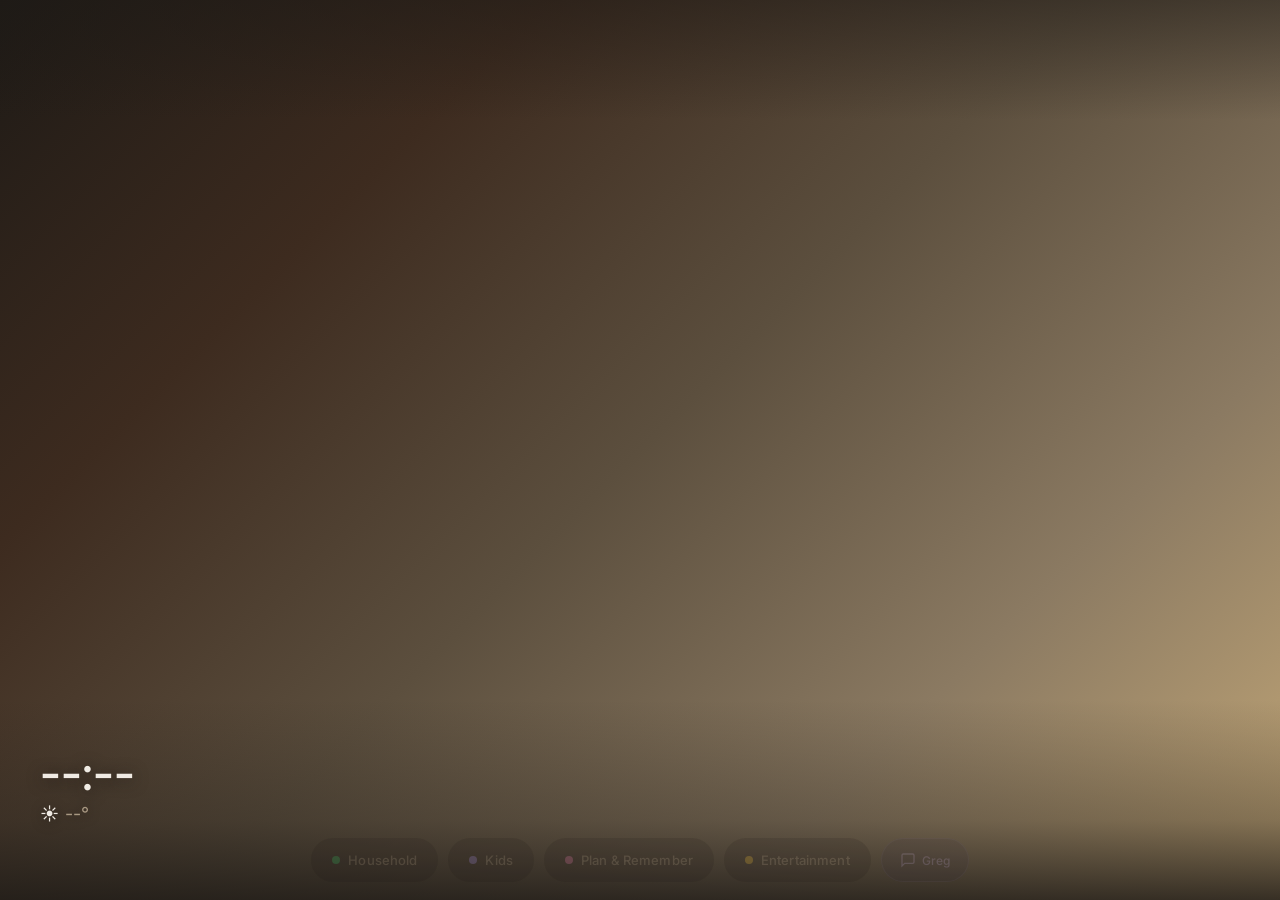
<file: index.html>
<!DOCTYPE html>
<html lang="en" style="background:#1E1A16">
<head>
<meta charset="UTF-8">
<meta name="viewport" content="width=1280, height=800">
<title>Skylight — Greg's Family Wall</title>
<style>html,body{background:#1E1A16;margin:0;padding:0}.interleave-card{opacity:0 !important;pointer-events:none}.interleave-card.active{opacity:1 !important;pointer-events:auto}</style>
<link rel="preconnect" href="https://fonts.googleapis.com">
<link rel="preconnect" href="https://fonts.gstatic.com" crossorigin>
<link href="https://fonts.googleapis.com/css2?family=Inter:wght@400;500&family=Newsreader:ital,opsz,wght@0,16..72,400;0,16..72,500;1,16..72,400&display=swap" rel="stylesheet">
<style>
:root{--bg:#1E1A16;--bg2:#28231D;--bg3:#3A332B;--bg-el:#332C24;--border:#4D4438;--border2:#3A332B;--tx:#F0EBE4;--tx2:#A89882;--tx3:#7A6E5D;--tx-m:#4D4438;--greg:#B09AD4;--greg-bg:#2A2340;--david:#60A5FA;--angela:#FBBF24;--mom:#F472B6;--lilly:#A78BFA;--son:#22C55E;--card:rgba(30,26,22,0.92);--card-b:rgba(77,68,56,0.5);--fg:'Newsreader',Georgia,serif;--fu:'Inter',system-ui,sans-serif}
*{margin:0;padding:0;box-sizing:border-box}
body{font-family:var(--fu);font-weight:400;background:var(--bg);color:var(--tx);width:100vw;height:100vh;overflow:hidden;user-select:none;-webkit-user-select:none}

/* ═══ Photo layer ═══ */
.photo-layer{position:absolute;inset:0;z-index:1}
.photo-slide{position:absolute;inset:0;opacity:0;transition:opacity 2.5s ease-in-out;background-size:cover;background-position:center}
.photo-slide.active{opacity:1}
.photo-slide video{position:absolute;inset:0;width:100%;height:100%;object-fit:cover}
.photo-slide video{position:absolute;inset:0;width:100%;height:100%;object-fit:cover}
.photo-slide.gradient{background-size:cover}
.photo-gradient{position:absolute;bottom:0;left:0;right:0;height:200px;background:linear-gradient(to top,rgba(30,26,22,0.85) 0%,rgba(30,26,22,0.35) 40%,transparent 100%);z-index:2;pointer-events:none}
.photo-gradient-top{position:absolute;top:0;left:0;right:0;height:120px;background:linear-gradient(to bottom,rgba(30,26,22,0.5) 0%,transparent 100%);z-index:2;pointer-events:none}

/* ═══ Persistent overlay → CORNER CLUSTER (WG-17 resting state redesign) ═══ */
/* Ambient zone: time visible from across the room. Info stacked in one corner,
   not spread as a horizontal dashboard strip. Photo owns the screen. */
.persistent-overlay{position:absolute;bottom:76px;left:40px;z-index:10;pointer-events:none}
.glance-time{font-family:var(--fu);font-weight:500;font-size:48px;line-height:1;color:var(--tx);text-shadow:0 2px 16px rgba(30,26,22,0.8)}
.glance-date{font-family:var(--fu);font-weight:400;font-size:14px;color:var(--tx2);margin-top:4px;text-shadow:0 2px 8px rgba(30,26,22,0.6)}
.glance-weather{display:flex;align-items:center;gap:6px;text-shadow:0 2px 12px rgba(30,26,22,0.7);margin-top:6px}
.glance-weather-icon{font-size:18px}
.glance-weather-temp{font-family:var(--fu);font-weight:400;font-size:18px;color:var(--tx2)}
/* Advice / countdown — the ONE ambient voice, centered and higher */
.glance-advice{font-family:var(--fg);font-weight:400;font-size:22px;color:var(--tx);text-shadow:0 2px 16px rgba(30,26,22,0.8),0 0 40px rgba(30,26,22,0.5);position:absolute;bottom:42%;left:0;right:0;text-align:center;padding:0 80px;z-index:10;pointer-events:none;opacity:0;transition:opacity 0.8s;line-height:1.4}
/* Event and tonight folded into the advice cycle — hide standalone elements */
.glance-event{display:none}
.glance-tonight{display:none}

/* ═══ Interleave cards → FULL SCREEN overlays ═══ */
.card-layer{position:fixed;inset:0;z-index:8;pointer-events:none}
.interleave-card{position:fixed;inset:0;width:100vw;height:100vh;background:var(--bg);opacity:0;transform:translateY(12px);transition:opacity 0.25s ease,transform 0.25s ease;overflow-y:auto;pointer-events:none;padding:32px 48px 80px;z-index:30}
.interleave-card.active{opacity:1;transform:none;pointer-events:auto}
.card-back{display:flex;align-items:center;gap:8px;cursor:pointer;color:var(--tx2);font-family:var(--fu);font-size:14px;margin-bottom:16px;padding:4px 0;width:fit-content;transition:color 0.15s}
.card-back:active{color:var(--tx)}
.card-back svg{width:20px;height:20px;stroke:currentColor;fill:none;stroke-width:2;stroke-linecap:round;stroke-linejoin:round}
/* Hides the glance strip and nav when a card is open */
body.card-open .persistent-overlay,body.card-open .nav-bar,body.card-open .glance-advice{opacity:0;pointer-events:none;transition:opacity .2s ease}
.interleave-card::-webkit-scrollbar{display:none}
.card-label{font-family:var(--fu);font-size:11px;font-weight:500;color:var(--tx3);letter-spacing:0.05em;margin-bottom:12px}
.card-title{font-family:var(--fg);font-size:20px;font-weight:400;color:var(--tx);margin-bottom:16px}

.nav-month-btn{width:36px;height:36px;border-radius:8px;display:flex;align-items:center;justify-content:center;cursor:pointer;color:var(--tx2);font-size:16px;background:var(--bg2);border:1px solid var(--border2)}
.nav-month-btn:active{background:var(--bg3)}
.cal-full-day{padding:10px 4px;border-radius:8px;cursor:pointer;color:var(--tx3);font-family:var(--fu);line-height:1.6}
.cal-full-day:active{background:var(--bg3)}
.cal-full-day.today{background:var(--greg-bg);color:var(--greg);font-weight:500}
.cal-full-day.has-event{color:var(--tx)}
.cal-full-day.has-event::after{content:'';display:block;width:6px;height:6px;border-radius:50%;background:var(--greg);margin:2px auto 0}
.cal-full-day.selected{background:var(--bg3);border:1px solid var(--border)}

.list-pick{padding:6px 14px;border-radius:100px;font-size:12px;font-family:var(--fu);color:var(--tx3);border:1px solid var(--border2);cursor:pointer;transition:all 0.2s}
.list-pick.active{background:var(--greg-bg);color:var(--greg);border-color:var(--greg)}

/* ═══ Calendar grid ═══ */
.cal-day{padding:4px 0;border-radius:6px;color:var(--tx3);font-family:var(--fu);line-height:1.8}
.cal-day.today{background:var(--greg-bg);color:var(--greg);font-weight:500}
.cal-day.has-event{color:var(--tx)}
.cal-day.has-event::after{content:'';display:block;width:4px;height:4px;border-radius:50%;background:var(--greg);margin:0 auto}
.cal-day.has-birthday::after{background:#D4A84B !important}
.cal-day.has-holiday::after{background:#7B8EC4 !important}
.cal-day.has-work::after{background:#6B8E7B !important}
.cal-dow{font-size:10px;color:var(--tx-m);font-weight:500;padding:2px 0;letter-spacing:0.05em}
.cal-other{color:var(--tx-m);opacity:0.4}

.cal-type-birthday .cal-dot{background:#D4A84B !important}
.cal-type-work .cal-dot{background:#6B8E7B !important}
.cal-type-holiday .cal-dot{background:#7B8EC4 !important}
.cal-type-general .cal-dot{background:var(--greg) !important}
.cal-type-birthday .cal-name{color:#D4A84B}

/* ═══ Calendar card ═══ */
.cal-event{display:flex;gap:12px;padding:10px 0;border-bottom:1px solid var(--border2)}
.cal-event:last-child{border-bottom:none}
.cal-dot{width:4px;border-radius:2px;flex-shrink:0;margin-top:4px}
.cal-time{font-size:12px;color:var(--tx3);white-space:nowrap;min-width:52px}
.cal-name{font-size:14px;color:var(--tx);line-height:1.3}
.cal-where{font-size:12px;color:var(--tx3);margin-top:2px}

/* ═══ Weather card ═══ */
.weather-detail-grid{display:flex;gap:16px;margin-top:4px}
.weather-day{flex:1;text-align:center;padding:12px 0}
.weather-day-name{font-size:12px;color:var(--tx3);margin-bottom:6px}
.weather-day-temp{font-size:24px;color:var(--tx);margin-bottom:4px}
.weather-day-desc{font-size:12px;color:var(--tx2);margin-bottom:4px}
.weather-day-range{font-size:11px;color:var(--tx3)}

/* ═══ Greg suggestion card ═══ */
.greg-voice{font-family:var(--fg);font-style:italic;font-size:16px;line-height:1.55;color:var(--tx)}
.greg-attr{font-size:12px;color:var(--greg);margin-top:12px}

/* ═══ Media card ═══ */
.media-grid{display:grid;grid-template-columns:repeat(5,1fr);gap:14px}
.media-btn{display:flex;flex-direction:column;align-items:center;gap:8px;cursor:pointer;padding:10px 6px;border-radius:12px;transition:background 0.2s;min-height:80px}
.media-btn:active{background:rgba(255,255,255,0.08)}
.media-icon{width:52px;height:52px;border-radius:14px;display:flex;align-items:center;justify-content:center;font-size:14px;font-weight:700;color:#fff;font-family:var(--fu);letter-spacing:-0.02em}
.media-name{font-size:12px;color:var(--tx2);text-align:center;white-space:nowrap}

/* ═══ Spotify card ═══ */
.spotify-player{display:flex;gap:14px;padding:12px 0;border-bottom:1px solid var(--border2);align-items:center}
.spotify-player:last-child{border-bottom:none}
.spotify-art{width:56px;height:56px;border-radius:8px;background:var(--bg3);flex-shrink:0;background-size:cover;background-position:center}
.spotify-info{flex:1;min-width:0}
.spotify-track{font-size:14px;color:var(--tx);white-space:nowrap;overflow:hidden;text-overflow:ellipsis}
.spotify-artist{font-size:12px;color:var(--tx2);margin-top:2px;white-space:nowrap;overflow:hidden;text-overflow:ellipsis}
.spotify-user{font-size:10px;padding:2px 8px;border-radius:4px;display:inline-block;margin-top:4px}
.spotify-bar{height:3px;border-radius:2px;background:var(--bg3);margin-top:6px;overflow:hidden}
.spotify-progress{height:100%;background:#1DB954;border-radius:2px;transition:width 1s linear}

/* ═══ Commute card ═══ */
.commute-row{display:flex;align-items:center;gap:12px;padding:10px 0;border-bottom:1px solid var(--border2)}
.commute-row:last-child{border-bottom:none}
.commute-icon{font-size:11px;font-weight:500;width:32px;height:32px;border-radius:8px;background:var(--bg3);display:flex;align-items:center;justify-content:center;flex-shrink:0;color:var(--tx2);font-family:var(--fu);letter-spacing:0.02em}
.commute-name{font-size:14px;color:var(--tx);flex:1}
.commute-time{font-size:18px;color:var(--tx);font-weight:500;text-align:right}
.commute-dist{font-size:11px;color:var(--tx3);text-align:right}

/* ═══ Grocery card ═══ */
/* ═══ Grocery — the list a kitchen wall deserves (spec: docs/ux-graph, WG-18/19/38/39) ═══ */
/* Full-screen personal-zone retune (2026-09-07): the floating 600px/28px box read
   as cramped and clipped items off-screen. Full screen + smaller text + real
   multi-column flow uses the space the wall actually has. */
#groceryCard.interleave-card{display:flex;flex-direction:column}
#groceryCard .list-pick{font-size:16px;padding:9px 18px;min-height:44px;display:flex;align-items:center}
.g-body{flex:1;min-height:0;overflow-y:auto;max-width:1500px;display:flex;flex-direction:column}
.g-head{display:flex;align-items:baseline;gap:14px;margin:4px 0 16px;flex-wrap:wrap;justify-content:center}
.g-count{font-family:var(--fg);font-size:32px;line-height:1;color:var(--tx)}
.g-count-sub{font-family:var(--fu);font-size:15px;color:var(--tx2)}
.g-sec{font-size:12px;letter-spacing:.07em;text-transform:uppercase;color:var(--tx2);margin:12px 0 3px;break-after:avoid}
.g-tray-label{font-size:10px;letter-spacing:.06em;text-transform:uppercase;color:var(--tx-m);margin:10px 0 4px}
.g-tray{display:flex;gap:5px;flex-wrap:wrap;margin:2px 0 2px}
.g-chip{border:1px solid var(--border2);border-radius:100px;padding:5px 11px;font-size:12px;min-height:0;display:flex;align-items:center;color:var(--tx3);background:transparent}
.g-chip:active{background:var(--bg3);color:var(--tx)}
.g-chip.due{border-color:rgba(251,191,36,0.4);color:var(--angela)}
.grocery-item.shared .grocery-name::before{content:'🔗 ';font-size:13px;opacity:0.6}
.grocery-item.shared{border-left:2px dashed var(--greg);padding-left:8px}
.g-shared-toggle{font-size:11px;color:var(--tx3);padding:4px 10px;border:1px solid var(--border2);border-radius:100px;cursor:pointer}
.g-shared-toggle.on{color:var(--greg);border-color:var(--greg);background:var(--greg-bg)}
.g-icon-row{display:flex;gap:8px;flex-wrap:wrap;margin:6px 0 10px;padding:6px 0;border-bottom:1px solid var(--border2)}
.g-icon-tile{width:56px;height:56px;border-radius:12px;background:var(--bg2);border:1px solid var(--border);display:flex;align-items:center;justify-content:center;font-size:28px;cursor:pointer;transition:transform 0.15s}
.g-icon-tile:active{transform:scale(0.92);background:var(--bg3)}
#groceryItems{column-width:330px;column-gap:32px;flex:1}
.grocery-item{display:flex;align-items:center;gap:10px;min-height:38px;padding:4px 4px;border-bottom:1px solid var(--border2);transition:opacity .2s;break-inside:avoid}
.grocery-item:last-child{border-bottom:none}
.grocery-item.pressing{background:var(--bg2);border-radius:10px}
.grocery-check{width:20px;height:20px;border:2px solid var(--greg);border-radius:6px;flex-shrink:0;display:flex;align-items:center;justify-content:center;color:var(--bg)}
.grocery-check svg{width:13px;height:13px;display:none}
.grocery-item.checked .grocery-check{background:var(--greg)}
.grocery-item.checked .grocery-check svg{display:block}
.grocery-name{font-size:17px;color:var(--tx);flex:1;line-height:1.2;min-width:0;overflow:hidden;text-overflow:ellipsis;white-space:nowrap}
.grocery-item.checked .grocery-name{color:var(--tx3);text-decoration:line-through}
.g-qty{font-size:13px;color:var(--tx2);margin-left:5px}
.g-src{font-size:11px;color:var(--tx3);white-space:nowrap;padding:2px 7px;border:1px solid var(--border2);border-radius:100px}
#groceryCard.grammy .grocery-name{font-size:22px}
#groceryCard.grammy .grocery-item{min-height:46px}
#groceryCard.grammy #groceryItems{column-width:460px}
.g-actions{display:flex;gap:8px;align-items:center;flex-wrap:wrap;flex:1}
.g-act{border:1px solid var(--border);border-radius:8px;padding:11px 14px;font-size:15px;color:var(--tx);background:var(--bg2);min-height:44px;display:flex;align-items:center;gap:6px}
.g-act:active{background:var(--bg3)}
.g-act.danger{border-color:#B8553D;color:#E8907B}
.g-act.qty{font-size:18px;min-width:44px;justify-content:center}
.g-footer{margin-top:14px;padding-top:14px;border-top:1px solid var(--border2);display:flex;gap:10px;align-items:center;flex-wrap:wrap;max-width:1400px}
.g-footer input{flex:1;min-width:200px;padding:12px 18px;background:var(--bg);border:1px solid var(--border2);border-radius:100px;color:var(--tx);font-family:var(--fu);font-size:18px;outline:none}
.g-btn{border:1px solid var(--border);border-radius:8px;padding:12px 16px;font-size:15px;color:var(--tx2);display:flex;align-items:center;gap:6px;min-height:46px;background:var(--bg2)}
.g-btn:active{background:var(--bg3)}
.g-done{border-radius:100px;background:var(--greg);color:var(--bg);font-size:17px;font-weight:500;padding:12px 24px;min-height:46px;display:flex;align-items:center}
.g-done:active{opacity:.85}
.g-undo{position:sticky;bottom:0;margin-top:12px;background:#B8553D;color:#fff;border-radius:100px;padding:12px 12px 12px 20px;display:flex;justify-content:space-between;align-items:center;font-size:16px;z-index:3;box-shadow:0 6px 18px rgba(0,0,0,.35);max-width:1400px}
.g-undo b{font-weight:500}
.g-undo .g-undo-btn{background:rgba(255,255,255,.18);border-radius:100px;padding:8px 16px;font-weight:500}
.g-empty{font-size:18px;color:var(--tx3);padding:24px 0;column-span:all;text-align:center;max-width:600px;margin:0 auto;line-height:1.5}

/* Nav bar clearance — cards must not overlap the fixed nav */
#groceryCard .grocery-add-bar { margin-bottom: 8px; }
@media (prefers-reduced-motion: reduce){.grocery-item{transition:none};@keyframes lillyBounce{to{transform:none}};@keyframes lillyPulse{50%{transform:none}};@keyframes lillyDot{50%{opacity:1}}}
/* Lilly activity animations */
@keyframes lillyBounce{from{transform:translateY(0)}to{transform:translateY(-12px)}}
@keyframes lillyPulse{0%,100%{transform:scale(1);opacity:0.9}50%{transform:scale(1.08);opacity:1}}
@keyframes lillyDot{0%,100%{opacity:0.3;transform:scale(0.8)}50%{opacity:1;transform:scale(1.2)}}
/* Lilly sticker board */
@keyframes lillyPop{0%{transform:scale(0) rotate(-20deg);opacity:0}60%{transform:scale(1.2) rotate(5deg);opacity:1}100%{transform:scale(1) rotate(0deg);opacity:1}}
.lilly-sticker{animation:lillyPop 0.4s ease-out forwards}
/* Color match card flip */
.lilly-match-card{width:80px;height:80px;border-radius:12px;margin:0 auto;cursor:pointer;transition:transform 0.15s,background 0.25s,border-color 0.25s;background:var(--bg3);border:2px solid var(--border)}
.lilly-match-card:active{transform:scale(0.92)}
.lilly-match-card.revealed{border-width:3px}
.lilly-match-card.matched{opacity:0.6}

/* ═══ Kids card layout ═══ */
#kidsCard .kids-grid{display:grid;grid-template-columns:1fr 1fr;gap:20px}
#kidsCard .kids-col{min-width:0}
/* ═══ Full-screen card content constraints ═══ */
/* Design-skill pass: every card gets max-width, centered, proper typography */
.interleave-card{max-width:100vw}
.interleave-card > *:not(.card-back){max-width:900px;margin-left:auto;margin-right:auto}
.interleave-card .card-label{font-family:var(--fu);font-size:11px;font-weight:500;color:var(--tx3);letter-spacing:0.06em;text-transform:uppercase;margin-bottom:16px}
.interleave-card .card-title,.interleave-card h2{font-family:var(--fg);font-size:24px;font-weight:400;color:var(--tx);margin-bottom:16px;line-height:1.3}
/* Generous padding on full-screen overlays */
.interleave-card{padding:32px 48px 80px}
/* Tonight card hero typography */
#tonightCard .tonight-name{font-family:var(--fg);font-size:30px}
#tonightCard .tonight-meta{font-size:15px;color:var(--tx2);margin-bottom:16px}
/* Calendar card: expand the grid */
#calendarCard > div:not(.card-back){max-width:900px;margin-left:auto;margin-right:auto}
#calendarCard .cal-event{padding:12px 0}
#calendarCard .cal-name{font-size:15px;line-height:1.4}
/* Tomorrow card spacing */
#tomorrowCard .tomorrow-event{padding:10px 0}
#tomorrowCard .tomorrow-title{font-size:18px}
/* Cookbook card masonry */
#cookbookCard > div:not(.card-back){max-width:900px;margin-left:auto;margin-right:auto}
/* Media card: wider grid for 15" screen */
#mediaCard .media-grid{grid-template-columns:repeat(5,1fr);gap:16px;max-width:700px;margin:0 auto}
#mediaCard .media-icon{width:56px;height:56px;border-radius:14px}
#mediaCard .media-name{font-size:13px}
/* Weather card: proper spacing */
#weatherCard .weather-detail-grid{gap:20px;max-width:800px;margin:0 auto}
#weatherCard .weather-day-temp{font-family:var(--fg);font-size:28px}
/* Greg suggestion card */
#suggestionCard .greg-voice{font-family:var(--fg);font-size:20px;line-height:1.6;max-width:640px;margin:0 auto}
/* Grocery card — already full-screen designed, just enforce max-width */
#groceryCard > *:not(.card-back){max-width:1200px;margin-left:auto;margin-right:auto}
/* Kids card — wider for two-column layout */
#kidsCard > *:not(.card-back){max-width:960px;margin-left:auto;margin-right:auto}
#kidsCard .card-label{margin-bottom:16px}
/* Spotify/Commute cards */
#spotifyCard > *:not(.card-back){max-width:700px;margin-left:auto;margin-right:auto}
#commuteCard > *:not(.card-back){max-width:700px;margin-left:auto;margin-right:auto}
.lilly-tile{background:var(--bg2);border:1.5px solid var(--border);border-radius:16px;padding:28px 16px;text-align:center;cursor:pointer;display:flex;flex-direction:column;align-items:center;justify-content:center;gap:12px;transition:transform 0.15s,border-color 0.15s;min-height:120px;color:var(--tx2)}
.lilly-tile:active{transform:scale(0.94);border-color:var(--lilly)}
.lilly-tile .tile-label{font-family:var(--fu);font-size:20px;font-weight:500;color:var(--tx)}
.lilly-tile .tile-sub{font-size:13px;color:var(--tx3)}

/* ═══ Tonight card (WG-17 Stage 4) ═══ */
#tonightCard .tonight-hero{display:flex;gap:28px;align-items:flex-start;margin-bottom:24px}
#tonightCard .tonight-img{width:280px;height:210px;border-radius:12px;background:var(--bg3);object-fit:cover;flex-shrink:0}
#tonightCard .tonight-info{flex:1;min-width:0}
#tonightCard .tonight-name{font-family:var(--fg);font-size:28px;color:var(--tx);margin-bottom:8px}
#tonightCard .tonight-meta{font-size:14px;color:var(--tx2);margin-bottom:12px}
#tonightCard .tonight-desc{font-size:16px;color:var(--tx);line-height:1.6}
#tonightCard .tonight-ingredients{column-width:200px;column-gap:24px;margin:16px 0}
#tonightCard .tonight-ingredients li{font-size:15px;color:var(--tx);padding:3px 0;break-inside:avoid;list-style:none}
#tonightCard .tonight-ingredients li::before{content:'· ';color:var(--tx3)}
.tonight-actions{display:flex;gap:10px;flex-wrap:wrap;margin-top:16px}
.tonight-act{padding:12px 20px;border-radius:100px;font-size:15px;border:1px solid var(--border);color:var(--tx);background:var(--bg2);cursor:pointer;display:flex;align-items:center;gap:6px;min-height:44px}
.tonight-act:active{background:var(--bg3)}
.tonight-act.primary{background:var(--greg);color:var(--bg);border-color:var(--greg)}
.tonight-act.primary:active{opacity:0.85}

/* ═══ Tomorrow card (WG-17 Stage 7) ═══ */
#tomorrowCard .tomorrow-section{margin-bottom:16px}
#tomorrowCard .tomorrow-label{font-size:11px;letter-spacing:0.06em;text-transform:uppercase;color:var(--tx3);margin-bottom:6px}
#tomorrowCard .tomorrow-event{display:flex;align-items:center;gap:10px;padding:8px 0;border-bottom:1px solid var(--border2)}
#tomorrowCard .tomorrow-event:last-child{border-bottom:none}
#tomorrowCard .tomorrow-dot{width:8px;height:8px;border-radius:50%;flex-shrink:0}
#tomorrowCard .tomorrow-time{font-size:14px;color:var(--tx2);min-width:50px}
#tomorrowCard .tomorrow-title{font-size:17px;color:var(--tx);flex:1}
#tomorrowCard .tomorrow-weather{display:flex;align-items:center;gap:12px;padding:14px 0}
#tomorrowCard .tomorrow-weather-icon{font-size:32px}
#tomorrowCard .tomorrow-weather-info{flex:1}
#tomorrowCard .tomorrow-weather-temp{font-size:24px;color:var(--tx)}
#tomorrowCard .tomorrow-weather-desc{font-size:14px;color:var(--tx2)}

/* ═══ Camera/presence ═══ */
.camera-feed{position:absolute;top:0;left:0;width:1px;height:1px;opacity:0;pointer-events:none;overflow:hidden}
.presence-indicator{position:absolute;top:20px;left:20px;z-index:20;display:flex;align-items:center;gap:6px;opacity:0;transition:opacity 0.6s}
.presence-indicator.active{opacity:1}
.presence-dot{width:6px;height:6px;border-radius:50%;background:var(--greg)}
.presence-text{font-size:11px;color:var(--tx3);font-family:var(--fu)}

/* ═══ Pause indicator ═══ */
.pause-indicator{position:absolute;top:28px;right:36px;z-index:20;opacity:0;transition:opacity 0.4s ease;display:flex;align-items:center;gap:8px;padding:8px 16px;background:var(--card);border:1px solid var(--card-b);border-radius:100px;backdrop-filter:blur(16px)}
.pause-indicator.visible{opacity:1}
.pause-dot{width:8px;height:8px;border-radius:50%;background:var(--greg)}
.pause-text{font-size:12px;color:var(--tx2)}

/* ═══ Mode tiles (WG-17 Stage 3) ═══ */
.nav-bar{position:absolute;bottom:8px;left:0;right:0;z-index:15;display:flex;justify-content:center;gap:10px;padding:10px 20px;pointer-events:auto;opacity:0.2;transition:opacity 0.4s}
.nav-bar:hover,.nav-bar:active,.nav-bar.touched{opacity:0.9}
.mode-tile{display:flex;align-items:center;gap:8px;padding:10px 20px;border-radius:100px;font-family:var(--fu);font-size:13px;font-weight:500;color:var(--tx2);cursor:pointer;transition:all 0.2s;border:1px solid transparent;background:rgba(30,26,22,0.7);backdrop-filter:blur(12px);-webkit-backdrop-filter:blur(12px);min-height:44px;letter-spacing:0.01em}
.mode-tile:active,.mode-tile.active{border-color:var(--card-b);color:var(--tx)}
.mode-tile .tile-dot{width:8px;height:8px;border-radius:50%;flex-shrink:0}
.mode-tile.household .tile-dot{background:#22C55E}
.mode-tile.household:active,.mode-tile.household.active{background:rgba(34,197,94,0.12);border-color:rgba(34,197,94,0.3)}
.mode-tile.kids .tile-dot{background:#A78BFA}
.mode-tile.kids:active,.mode-tile.kids.active{background:rgba(167,139,250,0.12);border-color:rgba(167,139,250,0.3)}
.mode-tile.plan .tile-dot{background:#F472B6}
.mode-tile.plan:active,.mode-tile.plan.active{background:rgba(244,114,182,0.12);border-color:rgba(244,114,182,0.3)}
.mode-tile.entertainment .tile-dot{background:#FBBF24}
.mode-tile.entertainment:active,.mode-tile.entertainment.active{background:rgba(251,191,36,0.12);border-color:rgba(251,191,36,0.3)}
.tell-greg{display:flex;align-items:center;gap:6px;padding:10px 18px;border-radius:100px;font-family:var(--fu);font-size:12px;font-weight:500;color:var(--greg);cursor:pointer;border:1px solid rgba(176,154,212,0.25);background:rgba(42,35,64,0.5);backdrop-filter:blur(12px);-webkit-backdrop-filter:blur(12px);min-height:44px;transition:all 0.2s}
.tell-greg:active{background:var(--greg-bg);border-color:var(--greg)}
.tell-greg svg{width:16px;height:16px;stroke:currentColor;fill:none;stroke-width:2;stroke-linecap:round}

/* ═══ Add item modal ═══ */
.modal-overlay{position:fixed;inset:0;z-index:50;background:rgba(0,0,0,0.5);display:none;align-items:center;justify-content:center}
.modal-overlay.open{display:flex}
.modal{background:var(--bg2);border:1px solid var(--border);border-radius:16px;padding:28px;width:420px;max-width:90vw}
.modal h3{font-family:var(--fg);font-size:20px;margin-bottom:20px}
.modal input{width:100%;padding:12px 14px;background:var(--bg);border:1px solid var(--border);border-radius:8px;color:var(--tx);font-family:var(--fu);font-size:15px;outline:none;margin-bottom:12px}
.modal input:focus{border-color:var(--greg)}
.modal-cats{display:flex;flex-wrap:wrap;gap:6px;margin-bottom:20px}
.modal-cat{font-size:12px;padding:6px 12px;border-radius:8px;background:var(--bg3);color:var(--tx2);cursor:pointer;border:1px solid transparent}
.modal-cat.sel{border-color:var(--greg);color:var(--greg);background:var(--greg-bg)}
.modal-btns{display:flex;gap:8px;justify-content:flex-end}
.modal-btn{padding:10px 20px;border-radius:8px;font-size:14px;cursor:pointer;border:none;font-family:var(--fu)}
.modal-btn.cancel{background:var(--bg3);color:var(--tx2);border-radius:8px}
.modal-btn.save{background:var(--greg);color:var(--bg);border-radius:100px}
</style>
</head>
<body>

<!-- ═══ CONFIG ═══ -->
<script>
var CFG = {
  // Supabase (grocery lists) — LIVE
  SUPABASE_URL: 'https://zdmxqzkqutizehynqojk.supabase.co',
  SUPABASE_ANON: 'eyJhbGciOiJIUzI1NiIsInR5cCI6IkpXVCJ9.eyJpc3MiOiJzdXBhYmFzZSIsInJlZiI6InpkbXhxemtxdXRpemVoeW5xb2prIiwicm9sZSI6ImFub24iLCJpYXQiOjE3ODE0OTY4NjYsImV4cCI6MjA5NzA3Mjg2Nn0.Wmaowo-PiEv8CvvVYs-UAWmvIb_2m5WyUmB0aQdwbsA',
  
  // Google Calendar API — set these to activate
  GOOGLE_API_KEY: 'AIzaSyCL3iB71IqdG4ndiwcbz3toX1HslmyXjgs',  // AIza... key with Calendar + Drive APIs enabled
  CALENDAR_IDS: ['family10884721528653731181@group.calendar.google.com'],    // dwasnwk@gmail.com removed 2026-09-07 -- private calendar, 404s on every API-key-only fetch
  
  // Google Drive (photos) — set folder ID to activate slideshow
  PHOTO_ALBUMS: [
    'https://photos.google.com/share/AF1QipOquZzqaGj3R9aaYovL7J6Uvfc-nTzP8Y2Qh0Z2s4RoCOzMTPk5K8XGKbQgDtOv5w?key=UlM4ZWcycUxnOTlBSUR5OXNkdVN1c1IyV1FNLVN3',
    'https://photos.google.com/share/AF1QipOknVr-zc2V_QZJyLTU9oZO5s6P7bRPmgzxgQaATtk9rNT7Sq33H3M896KQFzrbOQ?key=Q3BfMmdPbFQtb3NzZ05BeWhMRkVIMmtsUDRhMDJn'
  ],
  
  // Commute destinations
  DESTINATIONS: [
    {name: 'School', address: 'WHPS School Woodland Hills CA', icon: 'SCH', estimate: '~30 min', distance: '18 mi'},
    {name: 'Beach', address: 'Silverstrand Beach Oxnard CA', icon: 'BCH', estimate: '~45 min', distance: '35 mi'}
  ],
  COMMUTE_REFRESH: 600000, // 10 min
  
  // Roku (local network via Sentinel proxy)
  ROKU_PROXY_URL: '', // e.g. https://sentinel.tail3f6996.ts.net/roku
  
  // Spotify (via Supabase Edge Function)
  SPOTIFY_PROXY_URL: 'https://zdmxqzkqutizehynqojk.supabase.co/functions/v1/spotify-proxy',
  
  SPOTIFY_REFRESH: 15000, // 15 sec
  
  // CORTEX (Greg suggestions)
  CORTEX_URL: 'https://cortex-production-d0d7.up.railway.app',
  CORTEX_KEY: '',      // bearer token for CORTEX API
  
  // Weather
  LAT: 34.27,
  LON: -118.78,
  
  // Timing
  PHOTO_INTERVAL: 20000,
  CARD_SHOW: 10000,
  CARD_GAP: 5000,
  WEATHER_REFRESH: 1800000,
  GROCERY_REFRESH: 30000,
  CALENDAR_REFRESH: 300000,
  PHOTO_REFRESH: 3600000,
  
  // PLEXUS surface feed — replaces all individual API calls
  PLEXUS_URL: 'https://plexus-production-0b42.up.railway.app',
  PLEXUS_KEY: 'plx_greg_417ffbb673e176b6e4a35d5775cd7799',
  PLEXUS_REFRESH: 120000, // 2 min — CORTEX greg suggestions cycle
  
  // WiFi printer — Epson XP-4200
  // For Greg-commanded printing, use Sentinel relay (LAN accessible)
  // For dashboard button, use window.print() → Android print framework → Epson
  PRINTER_URL: 'http://192.168.2.9:631/ipp/print', // Epson XP-4200 on WiFi
  SENTINEL_PRINT_URL: 'http://100.82.64.110:8090/print' // Tailscale, Sentinel relay
};
</script>

<!-- ═══ Photo Layer ═══ -->
<div class="photo-layer" id="photoLayer">
  <div class="photo-slide active gradient" style="background:linear-gradient(135deg,#1E1A16 0%,#3D2B1F 25%,#5C4F3E 50%,#8B7A62 75%,#C4A878 100%)"></div>
  <div class="photo-slide gradient" style="background:linear-gradient(160deg,#1A1E20 0%,#2A3838 30%,#4A6868 60%,#78A0A0 80%,#B0D0C8 100%)"></div>
  <div class="photo-slide gradient" style="background:linear-gradient(140deg,#1E1A22 0%,#2A2340 25%,#4A3868 55%,#7B6BA0 80%,#B09AD4 100%)"></div>
  <div class="photo-slide gradient" style="background:linear-gradient(125deg,#1A2018 0%,#2D4020 30%,#4A6838 55%,#7A9858 80%,#A8C878 100%)"></div>
  <div class="photo-slide gradient" style="background:linear-gradient(150deg,#1E1A16 0%,#3D2B1F 25%,#6B4A38 50%,#A07850 75%,#D4A84B 100%)"></div>
</div>
<div class="photo-gradient"></div>
<div class="photo-gradient-top"></div>

<!-- ═══ Advice / Countdown — lower-third line (WG-17) ═══ -->
<div class="glance-advice" id="glanceAdvice">Good morning</div>

<!-- ═══ Glance Strip (WG-17 Stage 2) ═══ -->
<div class="persistent-overlay">
  <div style="flex-shrink:0">
    <div class="glance-time" id="timeDisplay">--:--</div>
    <div class="glance-date" id="dateDisplay"></div>
  </div>
  <div class="glance-weather">
    <span class="glance-weather-icon" id="weatherIcon">&#9728;&#65039;</span>
    <span class="glance-weather-temp" id="weatherTemp">--°</span>
  </div>
  <div class="glance-event" id="glanceEvent">
    <div class="glance-event-dot" id="glanceEventDot" style="background:var(--angela)"></div>
    <div class="glance-event-text" id="glanceEventText"></div>
  </div>
  <div class="glance-tonight" id="glanceTonight"></div>
</div>

<!-- ═══ Mode tiles (WG-17 Stage 3) ═══ -->

<!-- ═══ GTIA COMMUNITY SURFACES ═══ -->
<div id="contextGreeting"></div>
<div class="held-badge" id="heldCount"></div>

<!-- HOUSEHOLD OPS (parents) -->
<div class="community-surface" id="communityHousehold">
  <div class="household-greeting">
    <div class="greeting-text" id="householdGreeting"></div>
    <div id="householdTime" style="font-family:var(--fu);font-size:14px;color:var(--tx3)"></div>
  </div>
  <div class="household-tile" id="householdCalendar">
    <div class="tile-label">Today</div>
    <div id="householdCalContent"></div>
  </div>
  <div class="household-tile" id="householdGrocery">
    <div class="tile-label">Grocery</div>
    <div id="householdGrocContent"></div>
  </div>
  <div class="household-tile" id="householdWeather">
    <div class="tile-label">Weather</div>
    <div id="householdWxContent"></div>
  </div>
  <div class="household-tile" id="householdGreg" style="grid-column:1/-1">
    <div class="tile-label">Greg</div>
    <div class="greg-voice" id="householdGregVoice"></div>
  </div>
</div>

<!-- KIDS & ENGAGEMENT -->
<div class="community-surface" id="communityKids">
  <div class="kids-greeting">
    <div class="greeting-text" id="kidsGreeting"></div>
  </div>
  <div id="dwightView" class="kid-section" style="display:none">
    <div class="household-tile">
      <div class="tile-label">Your routine</div>
      <div class="chore-progress-bar"><div class="chore-progress-fill" id="dwightProgress" style="width:0%"></div></div>
      <div id="dwightRoutineContent"></div>
    </div>
    <div class="household-tile" style="margin-top:16px">
      <div class="tile-label">Earn more</div>
      <div id="dwightExtrasContent"></div>
    </div>
    <div id="dwightReward" style="display:none;text-align:center;padding:32px;margin:16px 0;border-radius:16px;border:1px solid var(--son)">
      <div style="font-size:48px;margin-bottom:8px">🎮</div>
      <div style="font-family:var(--fg);font-size:20px;color:var(--son)">All done! TV unlocked.</div>
    </div>
    <div class="household-tile" style="margin-top:16px">
      <div class="tile-label">Ask Greg</div>
      <div id="dwightChatContent"></div>
    </div>
  </div>
  <div id="lillyView" class="kid-section" style="display:none">
    <div class="lilly-activities">
      <div class="lilly-activity-card" onclick="startLillyActivity('story')"><div class="activity-emoji">📖</div><div class="activity-name">Story time</div></div>
      <div class="lilly-activity-card" onclick="startLillyActivity('draw')"><div class="activity-emoji">🎨</div><div class="activity-name">Let's draw</div></div>
      <div class="lilly-activity-card" onclick="startLillyActivity('music')"><div class="activity-emoji">🎵</div><div class="activity-name">Music</div></div>
      <div class="lilly-activity-card" onclick="startLillyActivity('animals')"><div class="activity-emoji">🐾</div><div class="activity-name">Animals</div></div>
    </div>
  </div>
</div>
<!-- ═══ END GTIA COMMUNITY SURFACES ═══ -->

<div class="nav-bar" id="navBar">
  <div class="mode-tile household" onclick="openMode('household')"><div class="tile-dot"></div>Household</div>
  <div class="mode-tile kids" onclick="openMode('kids')"><div class="tile-dot"></div>Kids</div>
  <div class="mode-tile plan" onclick="openMode('plan')"><div class="tile-dot"></div>Plan &amp; Remember</div>
  <div class="mode-tile entertainment" onclick="openMode('entertainment')"><div class="tile-dot"></div>Entertainment</div>
  <div class="tell-greg" onclick="askGreg()"><svg viewBox="0 0 24 24"><path d="M21 15a2 2 0 01-2 2H7l-4 4V5a2 2 0 012-2h14a2 2 0 012 2z"/></svg>Greg</div>
</div>

<!-- ═══ Card layer ═══ -->
<div class="card-layer">
  <!-- Calendar -->
  <div class="interleave-card" id="calendarCard">
    <div style="display:flex;justify-content:space-between;align-items:center;margin-bottom:12px">
      <div class="card-label" style="margin:0">CALENDAR</div>
      <div id="calMonth" style="font-family:var(--fu);font-size:14px;font-weight:500;color:var(--tx2)"></div>
    </div>
    <div style="display:grid;grid-template-columns:1fr 1fr;gap:20px">
      <div>
        <div id="calGrid" style="display:grid;grid-template-columns:repeat(7,1fr);gap:3px;text-align:center;font-size:12px"></div>
        <div style="display:flex;gap:8px;margin-top:10px;flex-wrap:wrap"><div style="display:flex;align-items:center;gap:4px"><div style="width:6px;height:6px;border-radius:50%;background:#FBBF24"></div><span style="font-size:9px;color:var(--tx3)">Angela</span></div><div style="display:flex;align-items:center;gap:4px"><div style="width:6px;height:6px;border-radius:50%;background:#60A5FA"></div><span style="font-size:9px;color:var(--tx3)">David</span></div><div style="display:flex;align-items:center;gap:4px"><div style="width:6px;height:6px;border-radius:50%;background:#22C55E"></div><span style="font-size:9px;color:var(--tx3)">Dwight</span></div><div style="display:flex;align-items:center;gap:4px"><div style="width:6px;height:6px;border-radius:50%;background:#A78BFA"></div><span style="font-size:9px;color:var(--tx3)">Lilly</span></div><div style="display:flex;align-items:center;gap:4px"><div style="width:6px;height:6px;border-radius:50%;background:#F472B6"></div><span style="font-size:9px;color:var(--tx3)">Grammy</span></div></div>
      </div>
      <div>
        <div class="card-label" style="margin-bottom:8px">THIS WEEK</div>
        <div id="calendarEvents" style="max-height:280px;overflow-y:auto"><div style="font-size:13px;color:var(--tx3)">No events</div></div>
      </div>
    </div>
    <div style="margin-top:14px;display:flex;gap:8px;justify-content:center">
      <div class="tonight-act" onclick="openAddEventModal()" style="font-size:14px;padding:8px 16px">+ Add Event</div>
      <div class="tonight-act" onclick="if(typeof Greg!=='undefined')Greg.launchApp('com.google.android.calendar')" style="font-size:14px;padding:8px 16px">Open Calendar</div>
    </div>
  </div>
  <!-- Weather detail -->
  <div class="interleave-card" id="weatherCard">
    <div class="card-label">FORECAST</div>
    <div class="weather-detail-grid" id="weatherGrid"></div>

  </div>
  <!-- Greg suggestion -->
  <div class="interleave-card" id="suggestionCard">
    <div class="card-label" style="color:var(--greg)">GREG</div>
    <div class="greg-voice" id="gregVoice">Thinking about what matters today…</div>
    <div class="greg-attr">— Greg</div>
    <div style="margin-top:12px;text-align:center"><div class="grocery-add-btn" onclick="if(gregSuggestions.length>1){gregIdx=(gregIdx+1)%gregSuggestions.length;document.getElementById('gregVoice').textContent=gregSuggestions[gregIdx];}">Next thought</div></div>
  </div>
  <!-- Media launcher + device control (WG-17 → smart home hub) -->
  <div class="interleave-card" id="mediaCard">
    <div style="font-family:var(--fg);font-size:24px;color:var(--tx);margin-bottom:20px">Entertainment</div>
    <!-- DEVICES — rooms with status (JS-rendered for future Roku ECP integration) -->
    <div id="deviceCards" style="display:flex;gap:14px;margin-bottom:24px;flex-wrap:wrap"></div>
    <!-- QUICK PLAY -->
    <div style="font-size:12px;color:var(--tx3);letter-spacing:0.05em;text-transform:uppercase;margin-bottom:10px">Quick Play</div>
    <div id="quickPlayBtns" style="display:flex;gap:10px;margin-bottom:20px;flex-wrap:wrap"></div>
    <!-- APPS ON THIS DEVICE -->
    <div style="font-size:12px;color:var(--tx3);letter-spacing:0.05em;text-transform:uppercase;margin-bottom:10px">Apps on Skylight</div>
    <div class="media-grid" id="mediaGrid">
      <div class="media-btn" data-pkg="com.netflix.mediaclient"><div class="media-icon" style="background:#E50914"><svg viewBox="0 0 24 24" width="22" height="22"><path d="M5 2v20l7-7 7 7V2H5z" fill="none" stroke="#fff" stroke-width="0"/><path d="M6 3h3v18l-3-3V3z" fill="#fff"/><path d="M15 3h3v18l-3-3V3z" fill="#fff"/><path d="M6 3l12 18h-3L3 3h3z" fill="#fff"/></svg></div><div class="media-name">Netflix</div></div>
      <div class="media-btn" data-pkg="com.disney.disneyplus"><div class="media-icon" style="background:#113CCF"><svg viewBox="0 0 24 24" width="20" height="20"><path d="M12 2l1 4h2l1-3h1l.5 5h1l.5-6h1v8H5V2h1l.5 6h1L8 3h1l1 3h2l1-4z" fill="#fff"/><path d="M4 10h16v2H4z" fill="#fff"/><ellipse cx="12" cy="16" rx="8" ry="4" fill="none" stroke="#fff" stroke-width="1.5"/></svg></div><div class="media-name">Disney+</div></div>
      <div class="media-btn" data-pkg="com.cbs.app"><div class="media-icon" style="background:#0064FF"><svg viewBox="0 0 24 24" width="20" height="20"><path d="M12 4L4 20h16L12 4z" fill="#fff"/><circle cx="12" cy="8" r="1" fill="#0064FF"/></svg></div><div class="media-name">Paramount+</div></div>
      <div class="media-btn" data-pkg="com.amazon.avod.thirdpartyclient"><div class="media-icon" style="background:#3A5560">Pr</div><div class="media-name">Prime Video</div></div>
      <div class="media-btn" data-pkg="com.tubitv"><div class="media-icon" style="background:#FA382F"><svg viewBox="0 0 24 24" width="18" height="18"><rect x="5" y="5" width="14" height="4" rx="1" fill="#fff"/><rect x="10" y="5" width="4" height="14" rx="1" fill="#fff"/></svg></div><div class="media-name">Tubi</div></div>
      <div class="media-btn" data-pkg="tv.pluto.android"><div class="media-icon" style="background:#3E3E3E">P</div><div class="media-name">Pluto</div></div>
      <div class="media-btn" data-pkg="org.smarttube.stable"><div class="media-icon" style="background:#FF0000"><svg viewBox="0 0 24 24" width="20" height="20"><rect x="2" y="5" width="20" height="14" rx="4" fill="#fff" opacity="0.25"/><polygon points="10,8 16,12 10,16" fill="#fff"/></svg></div><div class="media-name">YouTube</div></div>
      <div class="media-btn" data-pkg="com.peacocktv.peacockandroid"><div class="media-icon" style="background:#1A8C37"><svg viewBox="0 0 24 24" width="20" height="20"><ellipse cx="8" cy="10" rx="2.5" ry="5" fill="#fff" opacity="0.6" transform="rotate(-30 8 10)"/><ellipse cx="12" cy="8" rx="2" ry="5" fill="#fff" opacity="0.7"/><ellipse cx="16" cy="10" rx="2.5" ry="5" fill="#fff" opacity="0.6" transform="rotate(30 16 10)"/><circle cx="12" cy="18" r="2" fill="#fff"/></svg></div><div class="media-name">Peacock</div></div>
      <div class="media-btn" data-pkg="com.tribtv.ktla2"><div class="media-icon" style="background:#0055A5"><svg viewBox="0 0 24 24" width="20" height="20"><circle cx="12" cy="12" r="9" fill="none" stroke="#fff" stroke-width="2"/><text x="12" y="16" text-anchor="middle" fill="#fff" font-size="12" font-weight="700" font-family="sans-serif">5</text></svg></div><div class="media-name">KTLA</div></div>
      <div class="media-btn" data-pkg="com.google.android.apps.youtube.kids"><div class="media-icon" style="background:#FF4444"><svg viewBox="0 0 24 24" width="20" height="20"><polygon points="8,6 16,12 8,18" fill="#fff"/><path d="M18 4l.8 2.4H21l-1.8 1.3.7 2.3L18 8.7 16.2 10l.7-2.3L15 6.4h2.2z" fill="#FFD700"/></svg></div><div class="media-name">YT Kids</div></div>
    </div>
  </div>
  <!-- Now Playing (Spotify) -->
  <div class="interleave-card" id="spotifyCard">
    <div class="card-label" style="color:#1DB954">NOW PLAYING</div>
    <div id="spotifyPlayers"><div class="grocery-empty">No one is listening</div></div>
  </div>
  <!-- Commute times -->
  <div class="interleave-card" id="commuteCard">
    <div class="card-label">COMMUTE</div>
    <div id="commuteItems"><div class="grocery-empty">Loading travel times…</div></div>
    <div style="margin-top:12px;text-align:center"><div class="grocery-add-btn" onclick="if(typeof Greg!=='undefined'){Greg.launchApp('app.organicmaps')}">Open Maps</div></div>
  </div>
  <!-- Grocery list -->
  <div class="interleave-card" id="groceryCard">
    <div class="card-label">GROCERY</div>
    <div id="groceryPicker" style="display:flex;gap:10px;margin-bottom:14px;justify-content:center">
      <div class="list-pick active" data-list="1ab282d8-e849-4543-8410-0203ecacba83" onclick="switchList(this)">Angela &amp; David</div>
      <div class="list-pick" data-list="86c871c3-821f-4af7-b729-4440b7895a16" onclick="switchList(this)">Grammy</div>
    </div>
    <div class="g-body">
      <div class="g-head" id="groceryHead"><span class="g-count">…</span></div>
      <div id="groceryUsual"></div>
      <div id="groceryIcons" class="g-icon-row" style="display:none"></div>
      <div id="groceryItems"><div class="g-empty">Loading…</div></div>
      <div id="groceryRecent" style="margin-top:auto"></div>
    </div>
    <div class="g-footer">
      <input type="text" id="quickAddInput" placeholder="Add something…" onkeydown="if(event.key==='Enter')quickAddItem()">
      <div class="g-btn" onclick="quickAddItem()">Add</div>
      <div class="g-btn" onclick="startTripAndPrint()" title="Print the list"><svg viewBox="0 0 24 24" width="18" height="18" fill="none" stroke="currentColor" stroke-width="2" stroke-linecap="round" stroke-linejoin="round"><polyline points="6 9 6 2 18 2 18 9"/><path d="M6 18H4a2 2 0 01-2-2v-5a2 2 0 012-2h16a2 2 0 012 2v5a2 2 0 01-2 2h-2"/><rect x="6" y="14" width="12" height="8"/></svg> Print</div>
      <div class="g-done" id="groceryDone" style="display:none" onclick="doneShopping()">✓ Got everything</div>
    </div>
    <div id="groceryUndo"></div>
  </div>
  <!-- Tonight's dinner (WG-17 Stage 4) -->
  <div class="interleave-card" id="tonightCard">
    <div class="card-label">TONIGHT</div>
    <div id="tonightBody">
      <div style="font-size:17px;color:var(--tx3);padding:24px 0;text-align:center">
        Greg's thinking about dinner…
      </div>
    </div>
  </div>
  <!-- Cookbook / Recipe collection (WG-17 Stage 5) -->
  <div class="interleave-card" id="cookbookCard">
    <div class="card-label">COOKBOOK</div>
    <div style="display:flex;gap:10px;margin-bottom:14px;flex-wrap:wrap">
      <input type="text" id="recipeSearch" placeholder="Search recipes…" style="flex:1;min-width:180px;padding:10px 16px;background:var(--bg);border:1px solid var(--border2);border-radius:100px;color:var(--tx);font-family:var(--fu);font-size:16px;outline:none" oninput="searchRecipes(this.value)">
      <div class="g-btn" onclick="filterRecipes('all')">All</div>
      <div class="g-btn" onclick="filterRecipes('favorites')">Favorites</div>
    </div>
    <div id="cookbookBody" style="column-width:280px;column-gap:20px">
      <div style="font-size:17px;color:var(--tx3);padding:24px 0;text-align:center">Loading recipes…</div>
    </div>
  </div>
  <!-- Kids routines (WG-17 Stage 9) -->
  <div class="interleave-card" id="kidsCard">
    <div style="display:flex;justify-content:space-between;align-items:center;margin-bottom:20px">
      <div style="font-family:var(--fg);font-size:24px;color:var(--tx)">Kids</div>
      <div style="display:flex;gap:10px">
        <div class="g-btn" id="kidPickDwight" onclick="switchKid('dwight')" style="border-color:#22C55E;font-size:16px;padding:10px 20px;border-radius:100px">Dwight</div>
        <div class="g-btn" id="kidPickLilly" onclick="switchKid('lilly')" style="border-color:#A78BFA;font-size:16px;padding:10px 20px;border-radius:100px">Lilly</div>
      </div>
    </div>
    <div id="kidsRoutineBody" style="text-align:center"></div>
    <div id="kidsExtrasSection" style="display:none">
      <div id="kidsExtrasBody"></div>
    </div>
    <!-- Dwight's AI companion (WG-17 Stage 12) -->
    <div id="kidChatSection" style="margin-top:24px;border-top:1px solid var(--border2);padding-top:16px;display:none">
      <div style="font-family:var(--fg);font-size:20px;color:var(--tx);margin-bottom:12px;text-align:center">Ask Greg</div>
      <div id="kidChatHistory" style="max-height:240px;overflow-y:auto;margin-bottom:14px;max-width:600px;margin-left:auto;margin-right:auto"></div>
      <div style="display:flex;gap:10px;max-width:600px;margin:0 auto">
        <input type="text" id="kidChatInput" placeholder="Ask me anything…" style="flex:1;padding:12px 18px;background:var(--bg);border:1px solid var(--border2);border-radius:100px;color:var(--tx);font-family:var(--fu);font-size:17px;outline:none" onkeydown="if(event.key==='Enter')sendKidChat()">
        <div class="g-btn" onclick="sendKidChat()" style="min-width:48px;display:flex;align-items:center;justify-content:center;border-radius:100px"><svg viewBox="0 0 24 24" width="20" height="20" fill="none" stroke="currentColor" stroke-width="2" stroke-linecap="round" stroke-linejoin="round"><line x1="22" y1="2" x2="11" y2="13"/><polygon points="22 2 15 22 11 13 2 9 22 2"/></svg></div>
      </div>
    </div>
  </div>
  <!-- Tomorrow preview (WG-17 Stage 7) -->
  <div class="interleave-card" id="tomorrowCard">
    <div class="card-label">TOMORROW</div>
    <div id="tomorrowBody">
      <div style="font-size:17px;color:var(--tx3);padding:24px 0;text-align:center">
        Loading tomorrow…
      </div>
    </div>
  </div>
</div>

<!-- ═══ Pause indicator ═══ -->
<div class="presence-indicator" id="presenceIndicator">
  <div class="presence-dot"></div>
  <div class="presence-text" id="presenceText">Someone's here</div>
</div>
<video class="camera-feed" id="cameraFeed" autoplay playsinline muted></video>
<canvas id="cameraCanvas" style="display:none"></canvas>
<div class="pause-indicator" id="pauseIndicator">
  <div class="pause-dot"></div>
  <div class="pause-text">Paused</div>
</div>

<!-- ═══ Add item modal ═══ -->
<div class="modal-overlay" id="addModal">
  <div class="modal">
    <h3>Add to grocery list</h3>
    <input type="text" id="newItemText" placeholder="What do you need?" autocomplete="off">
    <div class="modal-cats" id="catPicker">
      <div class="modal-cat sel" data-cat="other">Other</div>
      <div class="modal-cat" data-cat="produce">Produce</div>
      <div class="modal-cat" data-cat="dairy">Dairy</div>
      <div class="modal-cat" data-cat="meat">Meat</div>
      <div class="modal-cat" data-cat="pantry">Pantry</div>
      <div class="modal-cat" data-cat="household">Household</div>
    </div>
    <div class="modal-btns">
      <div class="modal-btn cancel" onclick="closeAddModal()">Cancel</div>
      <div class="modal-btn save" onclick="saveNewItem()">Add</div>
    </div>
  </div>
</div>

<!-- ═══ Add event modal ═══ -->
<div class="modal-overlay" id="eventModal">
  <div class="modal">
    <h3>Add Calendar Event</h3>
    <input type="text" id="eventTitle" placeholder="Event title" autocomplete="off">
    <div style="display:flex;gap:8px;margin-bottom:12px">
      <input type="date" id="eventDate" style="flex:1;padding:12px 14px;background:var(--bg);border:1px solid var(--border);border-radius:8px;color:var(--tx);font-family:var(--fu);font-size:14px;outline:none;color-scheme:dark">
      <input type="time" id="eventTime" style="width:120px;padding:12px 14px;background:var(--bg);border:1px solid var(--border);border-radius:8px;color:var(--tx);font-family:var(--fu);font-size:14px;outline:none;color-scheme:dark" placeholder="Time (optional)">
    </div>
    <div class="modal-cats" id="eventTypePicker">
      <div class="modal-cat sel" data-type="general" onclick="pickEventType(this)">General</div>
      <div class="modal-cat" data-type="birthday" onclick="pickEventType(this)">Birthday</div>
      <div class="modal-cat" data-type="work" onclick="pickEventType(this)">Work</div>
      <div class="modal-cat" data-type="holiday" onclick="pickEventType(this)">Holiday</div>
    </div>
    <div class="modal-btns">
      <div class="modal-btn cancel" onclick="closeEventModal()">Cancel</div>
      <div class="modal-btn save" onclick="saveNewEvent()">Add Event</div>
    </div>
  </div>
</div>

<script>
// ═══════════════════════════════════════════
// SVG ICON SYSTEM (§3 — No emoji, SVG only)
// Stroke-width 2, round linecap/linejoin, 24x24, currentColor
// ═══════════════════════════════════════════
function svgI(paths, size){
  size = size || 24;
  return '<svg viewBox="0 0 24 24" width="'+size+'" height="'+size+'" fill="none" stroke="currentColor" stroke-width="2" stroke-linecap="round" stroke-linejoin="round">'+paths+'</svg>';
}
var ICO = {
  // Weather
  sun: function(s){return svgI('<circle cx="12" cy="12" r="5"/><line x1="12" y1="1" x2="12" y2="3"/><line x1="12" y1="21" x2="12" y2="23"/><line x1="4.22" y1="4.22" x2="5.64" y2="5.64"/><line x1="18.36" y1="18.36" x2="19.78" y2="19.78"/><line x1="1" y1="12" x2="3" y2="12"/><line x1="21" y1="12" x2="23" y2="12"/><line x1="4.22" y1="19.78" x2="5.64" y2="18.36"/><line x1="18.36" y1="5.64" x2="19.78" y2="4.22"/>',s)},
  cloud: function(s){return svgI('<path d="M18 10h-1.26A8 8 0 109 20h9a5 5 0 000-10z"/>',s)},
  cloudSun: function(s){return svgI('<path d="M12 2v2"/><path d="M4.93 4.93l1.41 1.41"/><path d="M20 12h2"/><path d="M17.66 4.93l-1.41 1.41"/><path d="M16 8a4 4 0 00-8 0"/><path d="M17.5 19H9a7 7 0 110-6h8.5a4.5 4.5 0 010 6z"/>',s)},
  rain: function(s){return svgI('<line x1="16" y1="13" x2="16" y2="21"/><line x1="8" y1="13" x2="8" y2="21"/><line x1="12" y1="15" x2="12" y2="23"/><path d="M20 16.58A5 5 0 0018 7h-1.26A8 8 0 104 15.25"/>',s)},
  snow: function(s){return svgI('<path d="M20 17.58A5 5 0 0018 8h-1.26A8 8 0 104 16.25"/><line x1="8" y1="16" x2="8.01" y2="16"/><line x1="8" y1="20" x2="8.01" y2="20"/><line x1="12" y1="18" x2="12.01" y2="18"/><line x1="12" y1="22" x2="12.01" y2="22"/><line x1="16" y1="16" x2="16.01" y2="16"/><line x1="16" y1="20" x2="16.01" y2="20"/>',s)},
  storm: function(s){return svgI('<path d="M19 16.9A5 5 0 0018 7h-1.26a8 8 0 10-11.62 9"/><polyline points="13 11 9 17 15 17 11 23"/>',s)},
  fog: function(s){return svgI('<path d="M20 16.2A5 5 0 0018 7h-1.26A8 8 0 104 15.25"/><line x1="4" y1="19" x2="20" y2="19"/><line x1="6" y1="22" x2="18" y2="22"/>',s)},
  wind: function(s){return svgI('<path d="M9.59 4.59A2 2 0 1111 8H2"/><path d="M12.59 19.41A2 2 0 1014 16H2"/><path d="M17.73 7.73A2.5 2.5 0 1119.5 12H2"/>',s)},
  // Routines
  shirt: function(s){return svgI('<path d="M20.38 3.46L16 2 12 5 8 2 3.62 3.46a2 2 0 00-1.34 2.23l.58 3.47A1 1 0 003.85 10H6v10a1 1 0 001 1h10a1 1 0 001-1V10h2.15a1 1 0 00.99-1.16l.58-3.47a2 2 0 00-1.34-2.23z"/>',s)},
  brush: function(s){return svgI('<path d="M9.5 2H18v6a2 2 0 01-2 2h-4a2 2 0 01-2-2V5.5A3.5 3.5 0 006.5 2H9.5z"/><path d="M12 10v3a4 4 0 01-4 4H7a4 4 0 01-4-4v-1h6"/><rect x="6" y="17" width="6" height="5" rx="1"/>',s)},
  bowl: function(s){return svgI('<path d="M3 11h18"/><path d="M5 11a7 7 0 0014 0"/><path d="M12 18v3"/><path d="M8 21h8"/>',s)},
  backpack: function(s){return svgI('<path d="M4 10a2 2 0 012-2h12a2 2 0 012 2v10a2 2 0 01-2 2H6a2 2 0 01-2-2V10z"/><path d="M9 22V12h6v10"/><path d="M8 6V4a2 2 0 012-2h4a2 2 0 012 2v2"/>',s)},
  pencil: function(s){return svgI('<path d="M17 3a2.83 2.83 0 114 4L7.5 20.5 2 22l1.5-5.5L17 3z"/>',s)},
  apple: function(s){return svgI('<path d="M12 2c-1 0-2.5 1-2.5 3S10 7 12 7s2.5-1 2.5-2S13 2 12 2z"/><path d="M12 7c-4 0-7 3-7 7 0 5 3 8 7 8s7-3 7-8c0-4-3-7-7-7z"/>',s)},
  moon: function(s){return svgI('<path d="M21 12.79A9 9 0 1111.21 3 7 7 0 0021 12.79z"/>',s)},
  book: function(s){return svgI('<path d="M4 19.5A2.5 2.5 0 016.5 17H20"/><path d="M6.5 2H20v20H6.5A2.5 2.5 0 014 19.5v-15A2.5 2.5 0 016.5 2z"/>',s)},
  // Chores
  plate: function(s){return svgI('<circle cx="12" cy="12" r="9"/><circle cx="12" cy="12" r="4"/>',s)},
  toy: function(s){return svgI('<circle cx="12" cy="8" r="5"/><path d="M12 13v4"/><path d="M8 21h8"/><path d="M10 17h4"/>',s)},
  laundry: function(s){return svgI('<path d="M3 6h18v14a2 2 0 01-2 2H5a2 2 0 01-2-2V6z"/><path d="M3 6l2-4h14l2 4"/><ellipse cx="12" cy="14" rx="4" ry="3"/>',s)},
  leaf: function(s){return svgI('<path d="M11 20A7 7 0 019.8 6.9C15.5 4.9 20 .5 20 .5s.7 9.4-4 13.2"/><path d="M2 21c0-3 1.85-5.36 5.08-6C9.5 14.52 12 13 12 13"/>',s)},
  dog: function(s){return svgI('<path d="M10 5.172C10 3.782 8.423 2.679 6.5 3c-2.823.47-4.113 6.006-4 7 .08.703 1.725 1.722 3.656 1 1.261-.472 1.96-1.45 2.344-2.5"/><path d="M14.267 5.172c0-1.39 1.577-2.493 3.5-2.172 2.823.47 4.113 6.006 4 7-.08.703-1.725 1.722-3.656 1-1.261-.472-1.855-1.45-2.239-2.5"/><path d="M8 14v.5"/><path d="M16 14v.5"/><path d="M11.25 16.25h1.5L12 17l-.75-.75z"/><path d="M4.42 11.247A13.152 13.152 0 008 10.5c1.212 0 2.357.124 3.4.35a13.2 13.2 0 011.2.263 13.2 13.2 0 011.2-.263c1.043-.226 2.188-.35 3.4-.35 1.355 0 2.647.152 3.78.437"/>',s)},
  bed: function(s){return svgI('<path d="M2 4v16"/><path d="M2 8h18a2 2 0 012 2v10"/><path d="M2 17h20"/><path d="M6 8v9"/>',s)},
  broom: function(s){return svgI('<path d="M12 2L8 18"/><path d="M4 18c0 2 3 4 8 4s8-2 8-4"/><path d="M12 2l4 16"/>',s)},
  // Activities
  paint: function(s){return svgI('<path d="M19 3H5a2 2 0 00-2 2v4a2 2 0 002 2h14a2 2 0 002-2V5a2 2 0 00-2-2z"/><path d="M12 11v4"/><path d="M8 15h8"/><path d="M10 15v5a2 2 0 004 0v-5"/>',s)},
  music: function(s){return svgI('<path d="M9 18V5l12-2v13"/><circle cx="6" cy="18" r="3"/><circle cx="18" cy="16" r="3"/>',s)},
  puzzle: function(s){return svgI('<path d="M19.439 7.85c-.049.322.059.648.289.878l1.568 1.568c.47.47.706 1.087.706 1.704s-.235 1.233-.706 1.704l-1.611 1.611a.98.98 0 01-.837.276c-.47-.07-.802-.48-.968-.925a2.501 2.501 0 10-3.214 3.214c.446.166.855.497.925.968a.979.979 0 01-.276.837l-1.61 1.61a2.404 2.404 0 01-1.705.707 2.402 2.402 0 01-1.704-.706l-1.568-1.568a1.026 1.026 0 00-.877-.29c-.493.074-.84.504-1.02.968a2.5 2.5 0 11-3.237-3.237c.464-.18.894-.527.967-1.02a1.026 1.026 0 00-.289-.877l-1.568-1.568A2.402 2.402 0 011.998 12c0-.617.236-1.234.706-1.704L4.23 8.77c.24-.24.581-.353.917-.303.515.077.877.528 1.073 1.01a2.5 2.5 0 103.259-3.259c-.482-.196-.933-.558-1.01-1.073-.05-.336.062-.676.303-.917l1.525-1.525A2.402 2.402 0 0112 2c.617 0 1.234.236 1.704.706l1.568 1.568c.23.23.556.338.877.29.493-.074.84-.504 1.02-.968a2.5 2.5 0 113.237 3.237c-.464.18-.894.527-.967 1.02z"/>',s)},
  film: function(s){return svgI('<rect x="2" y="2" width="20" height="20" rx="2.18" ry="2.18"/><line x1="7" y1="2" x2="7" y2="22"/><line x1="17" y1="2" x2="17" y2="22"/><line x1="2" y1="12" x2="22" y2="12"/><line x1="2" y1="7" x2="7" y2="7"/><line x1="2" y1="17" x2="7" y2="17"/><line x1="17" y1="7" x2="22" y2="7"/><line x1="17" y1="17" x2="22" y2="17"/>',s)},
  star: function(s){return svgI('<polygon points="12 2 15.09 8.26 22 9.27 17 14.14 18.18 21.02 12 17.77 5.82 21.02 7 14.14 2 9.27 8.91 8.26 12 2"/>',s)},
  // UI
  check: function(s){return svgI('<polyline points="20 6 9 17 4 12"/>',s)},
  square: function(s){return svgI('<rect x="3" y="3" width="18" height="18" rx="2"/>',s)},
  checkSquare: function(s){return svgI('<polyline points="9 11 12 14 22 4"/><path d="M21 12v7a2 2 0 01-2 2H5a2 2 0 01-2-2V5a2 2 0 012-2h11"/>',s)},
  cake: function(s){return svgI('<path d="M2 22h20"/><path d="M3.5 17h17v5h-17z"/><path d="M5 12h14v5H5z"/><path d="M7.5 12V9"/><path d="M12 12V9"/><path d="M16.5 12V9"/><path d="M7.5 7a1.5 1.5 0 110-3 1.5 1.5 0 010 3z"/><path d="M12 7a1.5 1.5 0 110-3 1.5 1.5 0 010 3z"/><path d="M16.5 7a1.5 1.5 0 110-3 1.5 1.5 0 010 3z"/>',s)},
  party: function(s){return svgI('<path d="M5.8 11.3L2 22l10.7-3.79"/><path d="M4 3h.01"/><path d="M22 8h.01"/><path d="M15 2h.01"/><path d="M22 20h.01"/><path d="M22 2l-2.24.75a2.9 2.9 0 00-1.96 3.12v.01c.09.6-.07 1.22-.48 1.68l-.38.44"/>',s)},
  mic: function(s){return svgI('<path d="M12 1a3 3 0 00-3 3v8a3 3 0 006 0V4a3 3 0 00-3-3z"/><path d="M19 10v2a7 7 0 01-14 0v-2"/><line x1="12" y1="19" x2="12" y2="23"/>',s)}
};

// ═══════════════════════════════════════════
// TIME
// ═══════════════════════════════════════════
function updateTime(){
  var n=new Date(),h=n.getHours()%12||12,m=n.getMinutes().toString().padStart(2,'0'),ap=n.getHours()>=12?'PM':'AM';
  document.getElementById('timeDisplay').textContent=h+':'+m;
  var d=['Sunday','Monday','Tuesday','Wednesday','Thursday','Friday','Saturday'];
  var mo=['January','February','March','April','May','June','July','August','September','October','November','December'];
  document.getElementById('dateDisplay').textContent=d[n.getDay()]+', '+mo[n.getMonth()]+' '+n.getDate();
}
updateTime(); setInterval(updateTime,10000);

// ═══════════════════════════════════════════
// GLANCE STRIP — advice, next event, tonight (WG-17 Stage 2)
// ═══════════════════════════════════════════
var PERSON_COLORS = {
  'angela':'#FBBF24','david':'#60A5FA','dwight':'#22C55E','son':'#22C55E',
  'lilly':'#A78BFA','grammy':'#F472B6','mom':'#F472B6'
};
var WEATHER_ICONS = {
  'clear':ICO.sun(22),'sunny':ICO.sun(22),'partly cloudy':ICO.cloudSun(22),'cloudy':ICO.cloud(22),
  'overcast':ICO.cloud(22),'rain':ICO.rain(22),'drizzle':ICO.rain(22),'thunderstorm':ICO.storm(22),
  'snow':ICO.snow(22),'fog':ICO.fog(22),'mist':ICO.fog(22),'wind':ICO.wind(22),'haze':ICO.fog(22)
};
function weatherIcon(cond){
  if(!cond) return ICO.sun(22);
  var c=cond.toLowerCase();
  for(var k in WEATHER_ICONS) if(c.indexOf(k)>-1) return WEATHER_ICONS[k];
  return ICO.sun(22);
}
// ═══ Ambient advice cycle — one centered line that rotates ═══
// Folds countdowns, Greg suggestions, next event, and tonight dinner into
// one cycling text. No more separate horizontal strip elements.
var _adviceCycle = []; // populated by updateGlanceStrip
var _adviceCycleIdx = 0;
var _adviceCycleTimer = null;

function cycleAdviceLine(){
  var el = document.getElementById('glanceAdvice');
  if(activeCard || !_adviceCycle.length){ el.style.opacity = '0'; return; }
  _adviceCycleIdx = (_adviceCycleIdx + 1) % _adviceCycle.length;
  el.style.opacity = '0';
  setTimeout(function(){
    el.textContent = _adviceCycle[_adviceCycleIdx];
    if(!activeCard) el.style.opacity = '0.85';
  }, 800); // fade out, swap text, fade in
}

function updateGlanceStrip(){
  var hour = new Date().getHours();
  var items = [];

  // 1. Countdowns (highest priority — birthday, holiday)
  if(countdownData && countdownData.length){
    countdownData.forEach(function(cd){
      if(cd.days === 0){ items.push(cd.title + ' is TODAY!'); }
      else { items.push(cd.title + ' — ' + cd.days + ' day' + (cd.days!==1?'s':'')); }
    });
  }

  // 2. Greg suggestions (filtered: no weather advice at night)
  if(gregSuggestions && gregSuggestions.length){
    gregSuggestions.forEach(function(s){
      var isWeatherAdvice = /blind|hot|cold|rain|umbrella|sunscreen/i.test(s);
      if(!(isWeatherAdvice && (hour < 6 || hour >= 20))) items.push(s);
    });
  }

  // 3. Next event today
  var now = new Date();
  var todayStr = now.toISOString().split('T')[0];
  sbGet('family_events?event_date=eq.'+todayStr+'&order=event_time.asc').then(function(events){
    (events||[]).filter(function(ev){
      if(!ev.event_time) return true;
      return new Date(todayStr+'T'+ev.event_time) > now;
    }).slice(0,2).forEach(function(ev){
      var name = ev.person ? ev.person.charAt(0).toUpperCase()+ev.person.slice(1)+': ' : '';
      var timeStr = ev.event_time ? ' at '+ev.event_time.substring(0,5) : '';
      items.push(name + ev.title + timeStr);
    });

    // 4. Tonight's dinner
    if(plexusData && plexusData.extras && plexusData.extras.meal_idea){
      items.push('Tonight: ' + plexusData.extras.meal_idea.name);
    }

    // 5. Fallback time-based
    if(!items.length){
      if(hour >= 6 && hour < 11) items.push('Good morning');
      // night + afternoon = no message (photo stands alone)
    }

    _adviceCycle = items;
    // Show first item immediately
    var el = document.getElementById('glanceAdvice');
    if(items.length && !activeCard){
      _adviceCycleIdx = 0;
      el.textContent = items[0];
      el.style.opacity = '0.85';
    } else {
      el.textContent = '';
      el.style.opacity = '0';
    }
  }).catch(function(){
    // Even without events, show what we have
    _adviceCycle = items;
    var el = document.getElementById('glanceAdvice');
    if(items.length && !activeCard){
      el.textContent = items[0];
      el.style.opacity = '0.85';
    }
  });
}
// Cycle the advice line every 8 seconds
setInterval(cycleAdviceLine, 8000);
// Run glance strip every 60s and on data refreshes
setInterval(updateGlanceStrip, 60000);

// ═══════════════════════════════════════════
// COUNTDOWNS — birthdays and holidays (WG-17 Stage 6, WG-13)
// ═══════════════════════════════════════════
var countdownData = [];
function fetchCountdowns(){
  var today = new Date();
  var future = new Date(today.getTime() + 30*86400000); // next 30 days
  var todayStr = today.toISOString().split('T')[0];
  var futureStr = future.toISOString().split('T')[0];
  sbGet('family_events?event_type=in.(birthday,holiday)&event_date=gte.'+todayStr+'&event_date=lte.'+futureStr+'&order=event_date.asc')
    .then(function(events){
      countdownData = (events||[]).map(function(ev){
        var evDate = new Date(ev.event_date+'T00:00:00');
        var diffMs = evDate.getTime() - new Date(todayStr+'T00:00:00').getTime();
        var days = Math.round(diffMs / 86400000);
        return {title:ev.title, type:ev.event_type, person:ev.person, date:ev.event_date, days:days};
      });
      renderCountdownStrip();
    }).catch(function(){});
}
function renderCountdownStrip(){
  // Countdowns are now folded into the advice cycle by updateGlanceStrip().
  // Just trigger a refresh so countdowns appear in the rotation immediately.
  updateGlanceStrip();
}
fetchCountdowns();
setInterval(fetchCountdowns, 300000); // refresh every 5 min

// ═══════════════════════════════════════════
// TONIGHT CARD (WG-17 Stage 4, WG-22)
// Shows the meal suggestion/plan with recipe, ingredients, add-missing
// ═══════════════════════════════════════════
var tonightMeal = null;

function renderTonight(){
  var body = document.getElementById('tonightBody');
  if(!tonightMeal){
    body.innerHTML = '<div style="font-size:17px;color:var(--tx3);padding:24px 0;text-align:center">No dinner plan yet. Say "Greg, what\'s for dinner?"</div>';
    return;
  }
  var m = tonightMeal;
  var h = '<div class="tonight-hero">';
  if(m.image) h += '<img class="tonight-img" src="'+esc(m.image)+'" alt="'+esc(m.name)+'" onerror="this.style.display=\'none\'">';
  h += '<div class="tonight-info">';
  h += '<div class="tonight-name">'+esc(m.name)+'</div>';
  var meta = [];
  if(m.area) meta.push(esc(m.area));
  if(m.category) meta.push(esc(m.category));
  if(m.cookTime) meta.push(esc(m.cookTime));
  if(meta.length) h += '<div class="tonight-meta">'+meta.join(' · ')+'</div>';
  if(m.description) h += '<div class="tonight-desc">'+esc(m.description)+'</div>';
  h += '</div></div>';
  
  // Ingredients
  if(m.ingredients && m.ingredients.length){
    h += '<div style="font-size:12px;letter-spacing:0.06em;text-transform:uppercase;color:var(--tx3);margin:16px 0 6px">Ingredients</div>';
    h += '<ul class="tonight-ingredients">';
    m.ingredients.forEach(function(ing){
      h += '<li>'+esc(ing)+'</li>';
    });
    h += '</ul>';
  }
  
  // Actions
  h += '<div class="tonight-actions">';
  h += '<div class="tonight-act primary" onclick="addMissingIngredients()">Add missing to list</div>';
  h += '<div class="tonight-act" onclick="saveCurrentMealToRecipes()">Save to Cookbook</div>';
  h += '<div class="tonight-act" onclick="toggleCard(\'cookbookCard\')">Browse Cookbook</div>';
  h += '</div>';
  
  body.innerHTML = h;
}

function addMissingIngredients(){
  if(!tonightMeal || !tonightMeal.ingredients) return;
  // Add each ingredient that isn't already on the list
  var existing = (gState.items||[]).map(function(i){return normKey(i.text)});
  var added = 0;
  tonightMeal.ingredients.forEach(function(ing){
    // Skip basic pantry items the family likely has
    var skip = /^(salt|pepper|oil|olive oil|butter|water|garlic|onion)$/i.test(ing.trim());
    if(skip) return;
    if(existing.indexOf(normKey(ing)) === -1){
      addGroceryItem(ing, guessCategory(ing), 'recipe');
      added++;
    }
  });
  if(added){
    var el = document.querySelector('.tonight-act.primary');
    if(el){ el.textContent = '✓ Added '+added+' to the list'; el.style.opacity='0.6'; }
  }
}

// Populate tonight from PLEXUS meal data
function updateTonight(){
  if(plexusData && plexusData.extras && plexusData.extras.meal_idea){
    var mi = plexusData.extras.meal_idea;
    tonightMeal = {
      name: mi.name || 'Dinner',
      area: mi.area || '',
      category: mi.category || '',
      image: mi.image || '',
      description: mi.instructions ? mi.instructions.substring(0, 200) + '…' : '',
      ingredients: mi.ingredients || [],
      cookTime: mi.cookTime || ''
    };
  } else {
    tonightMeal = null;
  }
  renderTonight();
}

// ═══════════════════════════════════════════
// COOKBOOK / RECIPE COLLECTION (WG-17 Stage 5, WG-22)
// Browsable saved recipes from greg_recipes table
// ═══════════════════════════════════════════
var allRecipes = [];
var recipeFilter = 'all';

function fetchRecipes(){
  sbGet('greg_recipes?order=times_made.desc,created_at.desc&limit=50').then(function(data){
    allRecipes = data || [];
    renderCookbook(allRecipes);
  }).catch(function(){
    document.getElementById('cookbookBody').innerHTML = '<div style="font-size:15px;color:var(--tx3);padding:16px 0">Could not load recipes</div>';
  });
}

function renderCookbook(recipes){
  var body = document.getElementById('cookbookBody');
  if(!recipes.length){
    body.innerHTML = '<div style="text-align:center;padding:32px 0"><div style="margin-bottom:12px;color:var(--tx3)">'+ICO.book(32)+'</div><div style="font-size:17px;color:var(--tx2);margin-bottom:8px">No recipes yet</div><div style="font-size:14px;color:var(--tx3)">Say "Greg, save this recipe" or tap Tonight\'s meal to save it</div></div>';
    return;
  }
  var h = '';
  recipes.forEach(function(r){
    h += '<div style="break-inside:avoid;margin-bottom:16px;background:var(--bg2);border:1px solid var(--border2);border-radius:14px;overflow:hidden;cursor:pointer" onclick="openRecipe(\''+r.id+'\')">';
    if(r.image_url) h += '<img src="'+esc(r.image_url)+'" style="width:100%;height:140px;object-fit:cover" onerror="this.style.display=\'none\'">';
    h += '<div style="padding:14px">';
    h += '<div style="font-family:var(--fg);font-size:19px;color:var(--tx)">'+esc(r.name)+'</div>';
    var meta = [];
    if(r.cuisine) meta.push(esc(r.cuisine));
    if(r.cook_time) meta.push(esc(r.cook_time));
    if(r.times_made) meta.push('Made '+r.times_made+'×');
    if(meta.length) h += '<div style="font-size:13px;color:var(--tx2);margin-top:4px">'+meta.join(' · ')+'</div>';
    h += '</div></div>';
  });
  body.innerHTML = h;
}

function searchRecipes(q){
  q = q.toLowerCase().trim();
  if(!q){ renderCookbook(filterList(allRecipes)); return; }
  var results = allRecipes.filter(function(r){
    return r.name.toLowerCase().indexOf(q) > -1 || (r.cuisine||'').toLowerCase().indexOf(q) > -1 || (r.category||'').toLowerCase().indexOf(q) > -1;
  });
  renderCookbook(results);
}

function filterRecipes(f){
  recipeFilter = f;
  renderCookbook(filterList(allRecipes));
}

function filterList(recipes){
  if(recipeFilter === 'favorites') return recipes.filter(function(r){return r.times_made >= 2;});
  return recipes;
}

function openRecipe(id){
  var r = allRecipes.find(function(x){return x.id===id});
  if(!r) return;
  // Populate tonight card with this recipe's data and open it
  tonightMeal = {
    name: r.name,
    area: r.cuisine || '',
    category: r.category || '',
    image: r.image_url || '',
    description: '',
    ingredients: (r.ingredients || []),
    cookTime: r.cook_time || ''
  };
  renderTonight();
  toggleCard('tonightCard');
}

function saveCurrentMealToRecipes(){
  if(!tonightMeal) return;
  var payload = {
    name: tonightMeal.name,
    source: 'greg',
    cuisine: tonightMeal.area || null,
    category: tonightMeal.category || null,
    cook_time: tonightMeal.cookTime || null,
    image_url: tonightMeal.image || null,
    ingredients: tonightMeal.ingredients || [],
    times_made: 1,
    last_made_at: new Date().toISOString()
  };
  sbFetch('greg_recipes',{method:'POST',body:JSON.stringify(payload),headers:{'Prefer':'return=representation'}})
    .then(function(r){return r.json()})
    .then(function(data){
      if(data && data.length) allRecipes.unshift(data[0]);
      renderCookbook(allRecipes);
    }).catch(function(){});
}

fetchRecipes();

// ═══════════════════════════════════════════
// KIDS ROUTINES & EXTRAS (WG-17 Stage 9, WG-09)
// Expected routines (no reward) + extra chores (earn treats)
// ═══════════════════════════════════════════
var activeKid = 'dwight';
var kidRoutines = [];
var kidCompletions = [];
var kidExtras = [];
var kidExtraCompletions = [];

function switchKid(kid){
  activeKid = kid;
  document.getElementById('kidPickDwight').style.background = kid==='dwight' ? 'rgba(34,197,94,0.15)' : '';
  document.getElementById('kidPickLilly').style.background = kid==='lilly' ? 'rgba(167,139,250,0.15)' : '';
  // Show/hide AI chat section (Dwight only)
  var chatSection = document.getElementById('kidChatSection');
  if(chatSection) chatSection.style.display = kid==='dwight' ? '' : 'none';
  var extrasSection = document.getElementById('kidsExtrasSection');
  if(kid === 'lilly'){
    renderLillyPlay();
    if(extrasSection) extrasSection.style.display = 'none';
  } else {
    if(extrasSection) extrasSection.style.display = '';
    fetchKidData();
  }
}

function fetchKidData(){
  var today = new Date().toISOString().split('T')[0];
  // Determine which routine type to show based on time
  var hour = new Date().getHours();
  var routineType = hour < 12 ? 'morning' : (hour < 16 ? 'after_school' : 'bedtime');
  
  Promise.all([
    sbGet('greg_routines?person=eq.'+activeKid+'&routine_type=eq.'+routineType+'&order=sort_order.asc'),
    sbGet('greg_routine_completions?person=eq.'+activeKid+'&completed_date=eq.'+today),
    sbGet('greg_extra_chores?or=(person.eq.'+activeKid+',person.is.null)&always_available=eq.true&order=points.asc'),
    sbGet('greg_chore_completions?person=eq.'+activeKid+'&completed_date=eq.'+today)
  ]).then(function(res){
    kidRoutines = res[0] || [];
    kidCompletions = res[1] || [];
    kidExtras = res[2] || [];
    kidExtraCompletions = res[3] || [];
    renderKidRoutines(routineType);
    renderKidExtras();
  }).catch(function(){ 
    document.getElementById('kidsRoutineBody').innerHTML = '<div style="color:var(--tx3)">Could not load</div>';
  });
}

// ═══ Dwight's fun content — interests-based activities ═══
var DWIGHT_BUILD_CHALLENGES = [
  'Build a castle with a secret room',
  'Make a Roblox obby in real life with pillows',
  'Design your own Minecraft skin on paper',
  'Build the tallest tower you can with Legos',
  'Create a Rainbow Friends trap',
  'Draw your own FNAF animatronic',
  'Build a Mario level with blocks and paper',
  'Make a Digital Circus character from clay',
  'Design a new Roblox game on paper',
  'Build a Lego vehicle that can roll down a ramp'
];

function dwightRandomChallenge(){
  var pick = DWIGHT_BUILD_CHALLENGES[Math.floor(Math.random() * DWIGHT_BUILD_CHALLENGES.length)];
  gregSpeak('Here\'s your challenge: ' + pick);
  var el = document.getElementById('dwightChallenge');
  if(el) el.textContent = pick;
}

// ═══ Dwight's placeholder rewards (parents define from the wall later → greg_rewards table) ═══
var DWIGHT_REWARDS = [
  {name:'30 min screen time', cost:10},
  {name:'Pick what\'s for dinner', cost:15},
  {name:'Ice cream', cost:20},
  {name:'Stay up 30 min late', cost:25}
];

function renderKidRoutines(routineType){
  var body = document.getElementById('kidsRoutineBody');
  var labels = {morning:'Morning', after_school:'After School', bedtime:'Bedtime'};
  var completedIds = kidCompletions.map(function(c){return c.routine_id});
  var allDone = kidRoutines.length > 0 && kidRoutines.every(function(r){return completedIds.indexOf(r.id) > -1});
  var completedChoreIds = kidExtraCompletions.map(function(c){return c.chore_id});
  var totalPoints = kidExtraCompletions.reduce(function(sum,c){
    var ch = kidExtras.find(function(e){return e.id===c.chore_id});
    return sum + (ch ? ch.points : 0);
  }, 0);

  // Find the next reward the kid is working toward
  var nextReward = DWIGHT_REWARDS.find(function(r){ return r.cost > totalPoints; }) || DWIGHT_REWARDS[DWIGHT_REWARDS.length-1];
  var progress = nextReward ? Math.min(100, Math.round((totalPoints / nextReward.cost) * 100)) : 100;
  var pointsToGo = nextReward ? Math.max(0, nextReward.cost - totalPoints) : 0;

  var h = '';

  // ═══ HERO: Points + Progress ═══
  h += '<div style="text-align:center;margin-bottom:24px;padding:20px 0">';
  h += '<div style="font-family:var(--fg);font-size:52px;color:var(--son);line-height:1">'+totalPoints+'</div>';
  h += '<div style="font-size:14px;color:var(--tx2);margin-top:4px">point'+(totalPoints!==1?'s':'')+' earned today</div>';
  if(nextReward && pointsToGo > 0){
    h += '<div style="max-width:360px;margin:16px auto 0">';
    h += '<div style="height:8px;background:var(--bg3);border-radius:100px;overflow:hidden">';
    h += '<div style="height:100%;width:'+progress+'%;background:var(--son);border-radius:100px;transition:width 0.4s"></div>';
    h += '</div>';
    h += '<div style="font-size:13px;color:var(--tx3);margin-top:6px">'+pointsToGo+' more → '+esc(nextReward.name)+'</div>';
    h += '</div>';
  } else if(totalPoints > 0){
    h += '<div style="font-size:15px;color:var(--son);margin-top:8px">'+ICO.star(16)+' You earned a reward!</div>';
  }
  h += '</div>';

  // ═══ TWO-COLUMN LAYOUT ═══
  h += '<div style="display:grid;grid-template-columns:1fr 1fr;gap:32px;text-align:left;max-width:900px;margin:0 auto">';

  // LEFT: Routine checklist
  h += '<div>';
  h += '<div style="font-family:var(--fg);font-size:20px;color:var(--tx);margin-bottom:14px">'+(labels[routineType]||routineType)+' Routine</div>';
  if(!kidRoutines.length){
    h += '<div style="color:var(--tx3);font-size:15px;padding:8px 0">Nothing right now</div>';
  } else {
    kidRoutines.forEach(function(r){
      var done = completedIds.indexOf(r.id) > -1;
      var iconMap = {'👕':ICO.shirt(22),'🪥':ICO.brush(22),'🥣':ICO.bowl(22),'🎒':ICO.backpack(22),'📝':ICO.pencil(22),'🍎':ICO.apple(22),'👗':ICO.shirt(22),'🌙':ICO.moon(22),'📖':ICO.book(22)};
      var icon = done ? ICO.checkSquare(22) : (iconMap[r.icon] || ICO.square(22));
      h += '<div style="display:flex;align-items:center;gap:12px;padding:12px 14px;margin-bottom:6px;border-radius:10px;cursor:pointer;background:'+(done?'rgba(34,197,94,0.08)':'var(--bg2)')+';border:1px solid '+(done?'rgba(34,197,94,0.2)':'var(--border2)')+';color:'+(done?'var(--tx3)':'var(--tx)')+';transition:background 0.2s" onclick="toggleRoutineStep(\''+r.id+'\',' + done + ')">';
      h += '<div style="flex-shrink:0">'+icon+'</div>';
      h += '<div style="font-size:16px;'+(done?'text-decoration:line-through':'')+'">'+esc(r.title)+'</div>';
      h += '</div>';
    });
  }
  if(allDone){
    h += '<div style="padding:12px 0;font-family:var(--fg);font-size:18px;color:#22C55E;display:flex;align-items:center;gap:6px">'+ICO.star(18)+' All done!</div>';
    if(!window._lastCelebrated || window._lastCelebrated !== activeKid+'-'+routineType){
      window._lastCelebrated = activeKid+'-'+routineType;
      setTimeout(function(){ gregSpeak('Great job, Davy! All done with your '+(labels[routineType]||'')+' routine.'); }, 300);
    }
  }
  h += '</div>';

  // RIGHT: Earn More (extra chore cards) + Build Challenge
  h += '<div>';
  h += '<div style="font-family:var(--fg);font-size:20px;color:var(--tx);margin-bottom:14px">Earn More</div>';
  if(!kidExtras.length){
    h += '<div style="color:var(--tx3);font-size:15px;padding:8px 0">No extras today</div>';
  } else {
    h += '<div style="display:grid;grid-template-columns:1fr 1fr;gap:10px;margin-bottom:16px">';
    kidExtras.forEach(function(ch){
      var done = completedChoreIds.indexOf(ch.id) > -1;
      var choreIconMap = {'🍽️':ICO.plate(24),'🧸':ICO.toy(24),'🧺':ICO.laundry(24),'🌱':ICO.leaf(24),'🐕':ICO.dog(24),'🛏️':ICO.bed(24),'🧹':ICO.broom(24)};
      var icon = choreIconMap[ch.icon] || ICO.star(24);
      h += '<div style="background:'+(done?'rgba(34,197,94,0.1)':'var(--bg2)')+';border:1px solid '+(done?'rgba(34,197,94,0.25)':'var(--border)')+';border-radius:12px;padding:14px;cursor:pointer;text-align:center;transition:background 0.2s" onclick="claimExtra(\''+ch.id+'\')">';
      h += '<div style="color:'+(done?'var(--son)':'var(--tx2)')+';margin-bottom:6px">'+(done?ICO.checkSquare(28):icon)+'</div>';
      h += '<div style="font-size:14px;color:'+(done?'var(--tx3)':'var(--tx)')+';'+(done?'text-decoration:line-through':'')+'">'+esc(ch.title)+'</div>';
      h += '<div style="font-size:18px;font-weight:500;color:'+(done?'var(--tx3)':'var(--son)')+';margin-top:4px">+'+(ch.points||1)+'</div>';
      h += '</div>';
    });
    h += '</div>';
  }

  // Build Challenge
  var challenge = DWIGHT_BUILD_CHALLENGES[Math.floor(Math.random() * DWIGHT_BUILD_CHALLENGES.length)];
  h += '<div style="background:var(--bg2);border:1.5px solid var(--border);border-radius:12px;padding:14px">';
  h += '<div style="font-size:13px;color:var(--son);letter-spacing:0.04em;text-transform:uppercase;margin-bottom:6px">'+ICO.puzzle(16)+' Build Challenge</div>';
  h += '<div id="dwightChallenge" style="font-size:15px;color:var(--tx);line-height:1.4;margin-bottom:10px">'+esc(challenge)+'</div>';
  h += '<div class="tonight-act" onclick="dwightRandomChallenge()" style="font-size:13px;padding:6px 12px;display:inline-flex">New Challenge</div>';
  h += '</div>';

  h += '</div>'; // close right column
  h += '</div>'; // close grid

  body.innerHTML = h;
}

function renderKidExtras(){
  // Extras are now rendered inside renderKidRoutines() as cards.
  // This function kept as no-op for compatibility with fetchKidData().
}

function toggleRoutineStep(routineId, currentlyDone){
  var today = new Date().toISOString().split('T')[0];
  if(currentlyDone){
    sbFetch('greg_routine_completions?routine_id=eq.'+routineId+'&completed_date=eq.'+today,{method:'DELETE',headers:{'Prefer':'return=minimal'}}).then(function(){fetchKidData()});
  } else {
    // Brief echo sound via TTS on check-off
    var step = kidRoutines.find(function(r){return r.id===routineId});
    if(step) gregSpeak(step.title + '. Done.');
    sbFetch('greg_routine_completions',{method:'POST',body:JSON.stringify({routine_id:routineId,person:activeKid,completed_date:today}),headers:{'Prefer':'return=minimal'}}).then(function(){fetchKidData()});
  }
}

function claimExtra(choreId){
  var today = new Date().toISOString().split('T')[0];
  var already = kidExtraCompletions.find(function(c){return c.chore_id===choreId});
  if(already){
    // UNDO — tap again to uncomplete
    sbFetch('greg_chore_completions?chore_id=eq.'+choreId+'&person=eq.'+activeKid+'&completed_date=eq.'+today,{method:'DELETE',headers:{'Prefer':'return=minimal'}}).then(function(){fetchKidData()});
    return;
  }
  var chore = kidExtras.find(function(c){return c.id===choreId});
  if(chore) gregSpeak(chore.title + '. Nice work!');
  sbFetch('greg_chore_completions',{method:'POST',body:JSON.stringify({chore_id:choreId,person:activeKid,completed_date:today}),headers:{'Prefer':'return=minimal'}}).then(function(){fetchKidData()});
}

// Initial load
switchKid('dwight');

function tellGregKids(){
  gregSpeak('Sure! What do you want to change? You can add or remove routines and chores. Just tell me.');
  if(typeof cortexWs !== 'undefined' && cortexWs && cortexWs.readyState === 1){
    cortexWs.send(JSON.stringify({type:'wake', source:'skylight-kids-edit', kid:activeKid}));
  }
}

// ═══════════════════════════════════════════
// LILLY PLAY — Activity Chooser (WG-17 Stage 10)
// Big icons she taps herself. Each opens a full-screen overlay or launches an app.
// ═══════════════════════════════════════════
var LILLY_ACTIVITIES = [
  {icon:'paint', label:'Draw', sub:'Finger paint', action:'draw'},
  {icon:'music', label:'Sing', sub:'Sing with Greg', action:'sing'},
  {icon:'book', label:'Story', sub:'Greg reads', action:'story'},
  {icon:'puzzle', label:'Colors', sub:'Find the match', action:'colors'},
  {icon:'film', label:'Watch', sub:'Cocomelon & more', action:'watch'},
  {icon:'star', label:'Stickers', sub:function(){return getLillyStickerCount()+' earned'}, action:'stickers'}
];

function renderLillyPlay(){
  var body = document.getElementById('kidsRoutineBody');
  var h = '<div style="font-family:var(--fg);font-size:28px;color:var(--tx);margin-bottom:24px;text-align:center">What do you want to do?</div>';
  h += '<div style="display:grid;grid-template-columns:repeat(3,1fr);gap:18px;max-width:580px;margin:0 auto">';
  LILLY_ACTIVITIES.forEach(function(a){
    var sub = typeof a.sub === 'function' ? a.sub() : a.sub;
    h += '<div class="lilly-tile" onclick="lillyActivity(\''+a.action+'\')">';
    h += '<div>'+ICO[a.icon](44)+'</div>';
    h += '<div class="tile-label">'+a.label+'</div>';
    h += '<div class="tile-sub">'+sub+'</div>';
    h += '</div>';
  });
  h += '</div>';
  body.innerHTML = h;
}

// ═══ Lilly activities — real built-in experiences ═══
function lillyActivity(action){
  // Defer DOM replacement by one frame to prevent the original touch/click
  // from propagating to newly-inserted elements (e.g. "Back" button landing
  // at the same screen coordinates as the tile that was tapped)
  setTimeout(function(){
    switch(action){
      case 'draw': openLillyCanvas(); break;
      case 'sing': lillySing(); break;
      case 'story': lillyStoryTime(); break;
      case 'colors': lillyColorMatch(); break;
      case 'watch': lillyWatch(); break;
      case 'stickers': lillyShowStickers(); break;
    }
  }, 80);
}

function openLillyCanvas(){
  var body = document.getElementById('kidsRoutineBody');
  body.innerHTML = '<div style="text-align:center;margin-bottom:12px">'
    + '<canvas id="lillyCanvas" width="560" height="320" style="background:var(--bg);border:1.5px solid var(--border);border-radius:12px;touch-action:none;cursor:crosshair;max-width:100%"></canvas>'
    + '</div>'
    + '<div style="display:flex;gap:10px;justify-content:center;flex-wrap:wrap">'
    + '<div class="g-btn" onclick="setLillyColor(\'#E74C3C\')" style="background:#E74C3C;width:40px;height:40px;border-radius:50%;min-width:0;padding:0"></div>'
    + '<div class="g-btn" onclick="setLillyColor(\'#3498DB\')" style="background:#3498DB;width:40px;height:40px;border-radius:50%;min-width:0;padding:0"></div>'
    + '<div class="g-btn" onclick="setLillyColor(\'#2ECC71\')" style="background:#2ECC71;width:40px;height:40px;border-radius:50%;min-width:0;padding:0"></div>'
    + '<div class="g-btn" onclick="setLillyColor(\'#F1C40F\')" style="background:#F1C40F;width:40px;height:40px;border-radius:50%;min-width:0;padding:0"></div>'
    + '<div class="g-btn" onclick="setLillyColor(\'#9B59B6\')" style="background:#9B59B6;width:40px;height:40px;border-radius:50%;min-width:0;padding:0"></div>'
    + '<div class="g-btn" onclick="setLillyColor(\'#F0EBE4\')" style="background:#F0EBE4;width:40px;height:40px;border-radius:50%;min-width:0;padding:0"></div>'
    + '<div class="tonight-act" onclick="clearLillyCanvas()" style="font-size:14px;padding:8px 16px">Clear</div>'
    + '<div class="tonight-act" onclick="renderLillyPlay()" style="font-size:14px;padding:8px 16px">Back</div>'
    + '</div>';
  gregSpeak('Here you go! Draw something beautiful.');
  // Wire up touch drawing
  var c = document.getElementById('lillyCanvas');
  var ctx = c.getContext('2d');
  window._lillyCtx = ctx;
  window._lillyColor = '#9B59B6';
  ctx.lineWidth = 8; ctx.lineCap = 'round'; ctx.lineJoin = 'round';
  var drawing = false;
  c.addEventListener('pointerdown', function(e){ drawing=true; ctx.strokeStyle=window._lillyColor; ctx.beginPath(); var r=c.getBoundingClientRect(); ctx.moveTo(e.clientX-r.left,e.clientY-r.top); });
  c.addEventListener('pointermove', function(e){ if(!drawing)return; var r=c.getBoundingClientRect(); ctx.lineTo(e.clientX-r.left,e.clientY-r.top); ctx.stroke(); });
  c.addEventListener('pointerup', function(){ drawing=false; });
  c.addEventListener('pointercancel', function(){ drawing=false; });
}
function setLillyColor(c){ window._lillyColor = c; }
function clearLillyCanvas(){ var c=document.getElementById('lillyCanvas'); if(c) c.getContext('2d').clearRect(0,0,c.width,c.height); }

var LILLY_STORIES = [
  'Once upon a time, there was a little bunny who loved to hop in puddles. Splash, splash! The bunny hopped all day until the sun went down. Then the bunny went home for dinner and a warm hug.',
  'There was a tiny bird who forgot how to fly. A friendly cat said, just flap your wings! The bird flapped and flapped and flew up, up, up into the sky.',
  'A little fish swam in a big blue ocean. She found a shiny shell. She gave it to her mama fish, who said thank you, that is the best present ever.'
];
var LILLY_SONGS = [
  'Twinkle twinkle little star, how I wonder what you are. Up above the world so high, like a diamond in the sky.',
  'If you are happy and you know it, clap your hands! If you are happy and you know it, clap your hands!',
  'Row row row your boat, gently down the stream. Merrily merrily merrily merrily, life is but a dream.'
];

// ═══ Lilly Sing — audio-visual, no text (she's 2) ═══
function lillySing(){
  var pick = LILLY_SONGS[Math.floor(Math.random() * LILLY_SONGS.length)];
  gregSpeak(pick);
  var body = document.getElementById('kidsRoutineBody');
  // Big bouncing music notes animation — no text, just visual delight
  body.innerHTML = '<div style="text-align:center;padding:24px 0">'
    + '<div style="font-size:80px;line-height:1;margin-bottom:20px;animation:lillyBounce 0.6s ease-in-out infinite alternate">'
    + ICO.music(80) + '</div>'
    + '<div style="display:flex;justify-content:center;gap:24px;margin-bottom:24px">'
    + '<div style="color:#E74C3C;animation:lillyBounce 0.5s ease-in-out infinite alternate 0.1s">'+ICO.star(32)+'</div>'
    + '<div style="color:#3498DB;animation:lillyBounce 0.5s ease-in-out infinite alternate 0.2s">'+ICO.music(32)+'</div>'
    + '<div style="color:#2ECC71;animation:lillyBounce 0.5s ease-in-out infinite alternate 0.3s">'+ICO.star(32)+'</div>'
    + '<div style="color:#F1C40F;animation:lillyBounce 0.5s ease-in-out infinite alternate 0.4s">'+ICO.music(32)+'</div>'
    + '<div style="color:#9B59B6;animation:lillyBounce 0.5s ease-in-out infinite alternate 0.5s">'+ICO.star(32)+'</div>'
    + '</div>'
    + '<div style="font-family:var(--fg);font-size:22px;color:var(--lilly)">Greg is singing!</div>'
    + '<div style="margin-top:28px;display:flex;gap:12px;justify-content:center">'
    + '<div class="tonight-act" onclick="lillySing()" style="font-size:16px;padding:10px 20px">'+ICO.music(18)+' Another</div>'
    + '<div class="tonight-act" onclick="renderLillyPlay()" style="font-size:16px;padding:10px 20px">Back</div>'
    + '</div></div>';
}

// ═══ Lilly Story — visual scene + TTS, no text (she's 2) ═══
function lillyStoryTime(){
  var pick = LILLY_STORIES[Math.floor(Math.random() * LILLY_STORIES.length)];
  gregSpeak(pick);
  var body = document.getElementById('kidsRoutineBody');
  // Big scene illustration with animated elements — Greg reads aloud
  var scenes = [
    {icon:'moon', color:'#A78BFA', label:'Bedtime Story'},
    {icon:'sun', color:'#FBBF24', label:'Adventure Time'},
    {icon:'star', color:'#22C55E', label:'Story Time'}
  ];
  var scene = scenes[Math.floor(Math.random() * scenes.length)];
  body.innerHTML = '<div style="text-align:center;padding:24px 0">'
    + '<div style="color:'+scene.color+';margin-bottom:16px;animation:lillyPulse 2s ease-in-out infinite">'+ICO[scene.icon](100)+'</div>'
    + '<div style="font-family:var(--fg);font-size:26px;color:var(--tx);margin-bottom:8px">'+scene.label+'</div>'
    + '<div style="display:flex;justify-content:center;gap:6px;margin-bottom:8px">'
    + '<div style="width:8px;height:8px;border-radius:50%;background:var(--lilly);animation:lillyDot 1.4s ease-in-out infinite"></div>'
    + '<div style="width:8px;height:8px;border-radius:50%;background:var(--lilly);animation:lillyDot 1.4s ease-in-out infinite 0.2s"></div>'
    + '<div style="width:8px;height:8px;border-radius:50%;background:var(--lilly);animation:lillyDot 1.4s ease-in-out infinite 0.4s"></div>'
    + '</div>'
    + '<div style="font-size:16px;color:var(--tx3)">Greg is reading&hellip;</div>'
    + '<div style="margin-top:28px;display:flex;gap:12px;justify-content:center">'
    + '<div class="tonight-act" onclick="lillyStoryTime()" style="font-size:16px;padding:10px 20px">'+ICO.book(18)+' Another</div>'
    + '<div class="tonight-act" onclick="renderLillyPlay()" style="font-size:16px;padding:10px 20px">Back</div>'
    + '</div></div>';
}

function lillyColorMatch(){
  var colors = ['#E74C3C','#3498DB','#2ECC71','#F1C40F'];
  var shuffled = colors.concat(colors).sort(function(){return Math.random()-0.5});
  window._lillyMatchCards = shuffled;
  window._lillyFound = [];
  window._lillyFirst = null;
  window._lillyLocked = false; // lock during non-match reveal

  // Build the grid ONCE — then update card styles in-place
  var body = document.getElementById('kidsRoutineBody');
  var h = '<div style="text-align:center;font-family:var(--fg);font-size:22px;color:var(--tx);margin-bottom:20px">Find the matching colors!</div>';
  h += '<div id="lillyMatchGrid" style="display:grid;grid-template-columns:repeat(4,1fr);gap:14px;max-width:420px;margin:0 auto">';
  shuffled.forEach(function(c,i){
    h += '<div class="lilly-match-card" id="lmc'+i+'" data-idx="'+i+'" data-color="'+c+'" ontouchend="lillyMatchTap('+i+')" onclick="lillyMatchTap('+i+')"></div>';
  });
  h += '</div>';
  h += '<div id="lillyMatchMsg" style="text-align:center;padding:16px 0;font-family:var(--fg);font-size:20px;color:#22C55E;display:none">'+ICO.star(20)+' You found them all!</div>';
  h += '<div style="margin-top:20px;text-align:center"><div class="tonight-act" onclick="renderLillyPlay()" style="font-size:16px;padding:10px 20px;display:inline-flex">Back</div></div>';
  body.innerHTML = h;
  gregSpeak('Find the matching colors! Tap two that are the same.');
}

function lillyMatchReveal(idx, show){
  var el = document.getElementById('lmc'+idx);
  if(!el) return;
  var color = el.getAttribute('data-color');
  if(show){
    el.style.background = color;
    el.style.borderColor = color;
    el.classList.add('revealed');
  } else {
    el.style.background = '';
    el.style.borderColor = '';
    el.classList.remove('revealed');
  }
}

function lillyMatchTap(i){
  var cards = window._lillyMatchCards;
  var found = window._lillyFound;
  if(window._lillyLocked) return; // wait for non-match to flip back
  if(found.indexOf(i) > -1) return; // already matched
  if(window._lillyFirst === i) return; // same card tapped twice

  if(window._lillyFirst === null){
    // First card of pair
    window._lillyFirst = i;
    lillyMatchReveal(i, true);
  } else {
    // Second card — check for match
    var first = window._lillyFirst;
    window._lillyFirst = null;
    lillyMatchReveal(i, true); // show second card

    if(cards[first] === cards[i]){
      // Match! Mark both as matched
      found.push(first); found.push(i);
      var el1 = document.getElementById('lmc'+first);
      var el2 = document.getElementById('lmc'+i);
      if(el1) el1.classList.add('matched');
      if(el2) el2.classList.add('matched');
      gregSpeak('Match!');
      if(found.length === cards.length){
        var msg = document.getElementById('lillyMatchMsg');
        if(msg) msg.style.display = '';
        setTimeout(function(){ gregSpeak('You found them all! Great job, Lilly!'); addLillySticker(); }, 500);
      }
    } else {
      // No match — show both briefly, then flip back
      window._lillyLocked = true;
      setTimeout(function(){
        lillyMatchReveal(first, false);
        lillyMatchReveal(i, false);
        window._lillyLocked = false;
      }, 800);
    }
  }
}

function lillyWatch(){
  var body = document.getElementById('kidsRoutineBody');
  // SVG logos a 2-year-old can recognize — red play triangle (YT Kids), green circle (Cocomelon)
  var ytKidsLogo = '<svg viewBox="0 0 64 64" width="52" height="52"><rect x="4" y="12" width="56" height="40" rx="10" fill="#FF0000"/><polygon points="26,22 26,42 44,32" fill="#fff"/></svg>';
  var cocomeloLogo = '<svg viewBox="0 0 64 64" width="52" height="52"><circle cx="32" cy="34" r="26" fill="#4CAF50"/><ellipse cx="32" cy="24" rx="12" ry="10" fill="#8BC34A"/><circle cx="26" cy="34" r="4" fill="#fff"/><circle cx="38" cy="34" r="4" fill="#fff"/><circle cx="26" cy="35" r="2" fill="#333"/><circle cx="38" cy="35" r="2" fill="#333"/><path d="M 26 42 Q 32 48 38 42" fill="none" stroke="#fff" stroke-width="2" stroke-linecap="round"/></svg>';

  body.innerHTML = '<div style="text-align:center;font-family:var(--fg);font-size:22px;color:var(--tx);margin-bottom:20px">What do you want to watch?</div>'
    + '<div style="display:grid;grid-template-columns:repeat(2,1fr);gap:16px;max-width:420px;margin:0 auto">'
    + '<div class="lilly-tile" onclick="lillyLaunchWatch(\'youtube-kids\')" style="min-height:130px">'
    + ytKidsLogo
    + '<div class="tile-label" style="color:#FF0000;font-size:16px">YouTube Kids</div></div>'
    + '<div class="lilly-tile" onclick="lillyLaunchWatch(\'cocomelon\')" style="min-height:130px">'
    + cocomeloLogo
    + '<div class="tile-label" style="color:#4CAF50;font-size:16px">Cocomelon</div></div>'
    + '</div>'
    + '<div style="margin-top:24px;text-align:center"><div class="tonight-act" onclick="renderLillyPlay()" style="font-size:16px;padding:10px 20px;display:inline-flex">Back</div></div>';
}

function lillyLaunchWatch(target){
  // Try native app first, fall back to browser URL
  var pkgs = {
    'youtube-kids': {pkg:'com.google.android.apps.youtube.kids', url:'https://www.youtubekids.com'},
    'cocomelon': {pkg:'com.google.android.apps.youtube.kids', url:'https://www.youtube.com/c/Cocomelon'}
  };
  var entry = pkgs[target] || pkgs['youtube-kids'];
  gregSpeak(target === 'cocomelon' ? 'Putting on Cocomelon!' : 'Opening YouTube Kids!');
  if(typeof Greg !== 'undefined' && Greg.launchApp){
    Greg.launchApp(entry.pkg);
  } else {
    // Browser fallback for Fire 7 without the Greg bridge
    window.open(entry.url, '_blank');
  }
}

// ═══ Sticker Board — visual reward (she's 2, she needs to SEE it) ═══
var lillyStickerCount = 0;
var lillyStickerShapes = []; // persistent array of earned sticker types
var STICKER_TYPES = [
  {shape:'star', color:'#F1C40F'},
  {shape:'star', color:'#E74C3C'},
  {shape:'star', color:'#9B59B6'},
  {shape:'star', color:'#3498DB'},
  {shape:'star', color:'#2ECC71'},
  {shape:'star', color:'#F472B6'},
  {shape:'star', color:'#FBBF24'},
  {shape:'star', color:'#22C55E'}
];

function getLillyStickerCount(){ return lillyStickerCount; }

function addLillySticker(){
  var type = STICKER_TYPES[lillyStickerCount % STICKER_TYPES.length];
  lillyStickerShapes.push(type);
  lillyStickerCount++;
  gregSpeak('You earned a sticker! That\'s ' + lillyStickerCount + ' sticker' + (lillyStickerCount!==1?'s':'') + '!');
  // Don't navigate away — update the play menu sticker count in place if visible
  var sub = document.querySelector('.lilly-tile:last-child .tile-sub');
  if(sub) sub.textContent = lillyStickerCount + ' earned';
}

function lillyShowStickers(){
  var body = document.getElementById('kidsRoutineBody');
  var h = '<div style="text-align:center;padding:16px 0">';
  h += '<div style="font-family:var(--fg);font-size:24px;color:var(--tx);margin-bottom:8px">My Stickers</div>';
  h += '<div style="font-size:16px;color:var(--lilly);margin-bottom:20px">'+lillyStickerCount+' sticker'+(lillyStickerCount!==1?'s':'')+' earned!</div>';
  
  if(lillyStickerShapes.length === 0){
    h += '<div style="color:var(--tx3);font-size:18px;padding:32px 0">Play games to earn stickers!</div>';
  } else {
    h += '<div style="display:flex;flex-wrap:wrap;gap:12px;justify-content:center;max-width:500px;margin:0 auto;padding:16px;background:var(--bg2);border-radius:16px;border:1px solid var(--border);min-height:120px">';
    lillyStickerShapes.forEach(function(s, idx){
      var delay = Math.min(idx * 0.05, 1); // stagger pop-in
      h += '<div class="lilly-sticker" style="animation-delay:'+delay+'s;color:'+s.color+'">'+ICO.star(36)+'</div>';
    });
    h += '</div>';
  }
  
  h += '<div style="margin-top:24px;display:flex;gap:12px;justify-content:center">';
  h += '<div class="tonight-act" onclick="renderLillyPlay()" style="font-size:16px;padding:10px 20px">Back</div>';
  h += '</div></div>';
  body.innerHTML = h;
}

// ═══════════════════════════════════════════
// DWIGHT AI COMPANION (WG-17 Stage 12)
// Gated Claude for a 7-year-old. Ring 4, kid register.
// All exchanges logged to greg_kid_chats for parent review.
// ═══════════════════════════════════════════
var kidChatHistory = [];
var KID_CHAT_URL = CFG.SUPABASE_URL + '/functions/v1/greg-kid-chat';

function sendKidChat(){
  var input = document.getElementById('kidChatInput');
  var q = (input.value || '').trim();
  if(!q) return;
  input.value = '';
  
  // Show question immediately
  kidChatHistory.push({role:'kid', text:q});
  kidChatHistory.push({role:'greg', text:'Thinking...'});
  renderKidChat();
  
  // Call the edge function
  fetch(KID_CHAT_URL, {
    method: 'POST',
    headers: {'Content-Type':'application/json'},
    body: JSON.stringify({question:q, person:activeKid})
  })
  .then(function(r){return r.json()})
  .then(function(data){
    // Replace "Thinking..." with actual response
    kidChatHistory[kidChatHistory.length-1] = {role:'greg', text:data.response || 'Hmm, ask me again?'};
    renderKidChat();
    // Speak the response
    gregSpeak(data.response || 'Hmm, ask me again?');
  })
  .catch(function(){
    kidChatHistory[kidChatHistory.length-1] = {role:'greg', text:'I couldn\'t think right now. Try again?'};
    renderKidChat();
  });
}

function renderKidChat(){
  var el = document.getElementById('kidChatHistory');
  if(!kidChatHistory.length){ el.innerHTML = '<div style="text-align:center;color:var(--tx3);font-size:15px;padding:8px">Ask me anything! I love questions.</div>'; return; }
  var h = '';
  kidChatHistory.forEach(function(msg){
    if(msg.role === 'kid'){
      h += '<div style="text-align:right;margin:6px 0"><span style="display:inline-block;background:rgba(34,197,94,0.15);border-radius:14px 14px 4px 14px;padding:8px 14px;font-size:16px;color:var(--tx);max-width:80%">'+esc(msg.text)+'</span></div>';
    } else {
      h += '<div style="text-align:left;margin:6px 0"><span style="display:inline-block;background:var(--bg3);border-radius:14px 14px 14px 4px;padding:8px 14px;font-size:16px;color:var(--tx);max-width:80%">'+esc(msg.text)+'</span></div>';
    }
  });
  el.innerHTML = h;
  el.scrollTop = el.scrollHeight;
}

// Load recent chat history on init
function loadKidChatHistory(){
  sbGet('greg_kid_chats?person=eq.'+activeKid+'&order=created_at.desc&limit=6').then(function(chats){
    chats = (chats||[]).reverse();
    kidChatHistory = [];
    chats.forEach(function(c){
      kidChatHistory.push({role:'kid', text:c.question});
      if(c.response) kidChatHistory.push({role:'greg', text:c.response});
    });
    renderKidChat();
  }).catch(function(){});
}
loadKidChatHistory();

// ═══════════════════════════════════════════
// TOMORROW PREVIEW (WG-17 Stage 7, WG-11)
// Evening ambient card: tomorrow's events + weather + prep reminders
// ═══════════════════════════════════════════
function renderTomorrow(){
  var body = document.getElementById('tomorrowBody');
  var tomorrow = new Date();
  tomorrow.setDate(tomorrow.getDate() + 1);
  var tStr = tomorrow.toISOString().split('T')[0];
  var DOW = ['Sunday','Monday','Tuesday','Wednesday','Thursday','Friday','Saturday'];
  var MO = ['Jan','Feb','Mar','Apr','May','Jun','Jul','Aug','Sep','Oct','Nov','Dec'];
  var dayLabel = DOW[tomorrow.getDay()] + ', ' + MO[tomorrow.getMonth()] + ' ' + tomorrow.getDate();
  
  // Fetch tomorrow's events
  sbGet('family_events?event_date=eq.'+tStr+'&order=event_time.asc').then(function(events){
    events = events || [];
    var h = '<div style="font-family:var(--fg);font-size:24px;color:var(--tx);margin-bottom:16px">'+dayLabel+'</div>';
    
    // Weather for tomorrow
    if(plexusData && plexusData.weather && plexusData.weather.daily && plexusData.weather.daily.length >= 2){
      var tw = plexusData.weather.daily[1]; // index 1 = tomorrow
      h += '<div class="tomorrow-section"><div class="tomorrow-weather">';
      h += '<div class="tomorrow-weather-icon">'+weatherIcon(tw.condition)+'</div>';
      h += '<div class="tomorrow-weather-info">';
      h += '<div class="tomorrow-weather-temp">'+Math.round(tw.high)+'° / '+Math.round(tw.low)+'°</div>';
      h += '<div class="tomorrow-weather-desc">'+(tw.condition||'Clear')+'</div>';
      h += '</div></div></div>';
    }
    
    // Events
    if(events.length){
      h += '<div class="tomorrow-section"><div class="tomorrow-label">Events</div>';
      events.forEach(function(ev){
        var person = (ev.person||'').toLowerCase();
        var color = PERSON_COLORS[person] || '#A8A29E';
        var time = ev.event_time ? ev.event_time.substring(0,5) : 'All day';
        h += '<div class="tomorrow-event">';
        h += '<div class="tomorrow-dot" style="background:'+color+'"></div>';
        h += '<div class="tomorrow-time">'+time+'</div>';
        h += '<div class="tomorrow-title">'+esc(ev.title)+'</div>';
        h += '</div>';
      });
      h += '</div>';
    } else {
      h += '<div class="tomorrow-section"><div style="font-size:17px;color:var(--tx2);padding:8px 0">Nothing scheduled — open day</div></div>';
    }
    
    // Countdown check for tomorrow
    var tomorrowCountdown = countdownData.find(function(c){return c.date===tStr});
    if(tomorrowCountdown){
      var prefix = tomorrowCountdown.type==='birthday' ? 'Birthday: ' : 'Coming up: ';
      h += '<div style="font-family:var(--fg);font-size:20px;color:var(--angela);padding:12px 0">'+prefix+tomorrowCountdown.title+' is TOMORROW!</div>';
    }
    
    // Prep reminders
    h += '<div class="tomorrow-section"><div class="tomorrow-label">Reminders</div>';
    h += '<div style="font-size:15px;color:var(--tx2);padding:4px 0">';
    var hour = new Date().getHours();
    if(hour >= 19 && hour < 23){
      h += 'Pack lunches · Check backpacks · Set out clothes';
    } else {
      h += 'Preview loaded for the evening';
    }
    h += '</div></div>';
    
    body.innerHTML = h;
  }).catch(function(){
    body.innerHTML = '<div style="font-size:17px;color:var(--tx3);padding:24px 0">Could not load tomorrow</div>';
  });
}

// Make the glance strip tonight text tappable
document.getElementById('glanceTonight').style.cursor = 'pointer';
document.getElementById('glanceTonight').style.pointerEvents = 'auto';
document.getElementById('glanceTonight').addEventListener('click', function(){
  if(tonightMeal) toggleCard('tonightCard');
});

// Auto-show tomorrow card in the evening (7-10pm) as a suggestion
function checkEveningPreview(){
  var hour = new Date().getHours();
  if(hour >= 19 && hour <= 22){
    renderTomorrow(); // pre-render so it's ready if opened
  }
}
setInterval(checkEveningPreview, 300000);
checkEveningPreview();

// PHOTO/VIDEO SLIDESHOW
// Videos <=15s auto-play muted in slideshow rotation.
// Videos >15s excluded by the photos-proxy edge function.
var slides = document.querySelectorAll('.photo-slide');
var cur = 0, paused = false;
var slideTimer = null;

function scheduleNextSlide(delayMs) {
  if (slideTimer) clearTimeout(slideTimer);
  slideTimer = setTimeout(nextSlide, delayMs || CFG.PHOTO_INTERVAL);
}

function nextSlide(){
  if(paused) { scheduleNextSlide(); return; }
  var outgoing = slides[cur];
  var outVid = outgoing.querySelector('video');
  if (outVid) { outVid.pause(); outVid.currentTime = 0; }
  outgoing.classList.remove('active');
  cur = (cur+1) % slides.length;
  var incoming = slides[cur];
  incoming.classList.add('active');
  var inVid = incoming.querySelector('video');
  if (inVid) {
    inVid.currentTime = 0;
    inVid.play().catch(function(){});
    var holdMs = ((inVid.duration || 10) + 1) * 1000;
    scheduleNextSlide(Math.min(holdMs, 20000));
  } else {
    scheduleNextSlide();
  }
}
scheduleNextSlide();

function fetchPhotos(){
  fetch(CFG.SUPABASE_URL+'/functions/v1/photos-proxy')
  .then(function(r){return r.json()}).then(function(d){
    if(!d.photos || !d.photos.length) return;
    // FILTER: photos only. Videos excluded entirely — autoplay is unreliable
    // on Fire 7 WebView and they break the ambient slideshow feel.
    var photos = d.photos.filter(function(item){
      var type = (typeof item === 'object' && item.type) || 'photo';
      return type !== 'video';
    });
    if(!photos.length) return;
    var layer = document.getElementById('photoLayer');
    layer.innerHTML = '';
    photos.forEach(function(item, i){
      var url = typeof item === 'string' ? item : item.url;
      var div = document.createElement('div');
      div.className = 'photo-slide' + (i===0?' active':'');
      div.style.backgroundImage = 'url('+url+')';
      layer.appendChild(div);
    });
    slides = layer.querySelectorAll('.photo-slide');
    cur = 0;
    console.log('Slideshow: ' + photos.length + ' photos (videos excluded)');
  }).catch(function(e){console.log('Photo fetch failed:',e);});
}
fetchPhotos(); if(!CFG.PLEXUS_KEY) setInterval(fetchPhotos, CFG.PHOTO_REFRESH);

// ═══════════════════════════════════════════
// FULLSCREEN
// ═══════════════════════════════════════════
var gone=false;
function goFull(){if(gone)return;gone=true;var d=document.documentElement;(d.requestFullscreen||d.webkitRequestFullscreen||d.mozRequestFullScreen||d.msRequestFullscreen).call(d);}
document.addEventListener('touchstart',function(){goFull()},{once:true,passive:true});
document.addEventListener('click',function(){goFull()},{once:true});
setTimeout(goFull,3000);

// ═══════════════════════════════════════════
// PAUSE ON TOUCH (photo layer only)
// ═══════════════════════════════════════════
// Touch-to-pause: listen on the whole document, but not on nav or cards
var pi=document.getElementById('pauseIndicator');
document.addEventListener('touchstart',function(e){
  // Don't pause if touching nav bar or cards
  if(e.target.closest('.nav-bar')||e.target.closest('.interleave-card')||e.target.closest('.modal-overlay')) return;
  paused=true;pi.classList.add('visible');
},{passive:true});
// Tap outside card = no longer needed (cards are full-screen, back button closes)
// Kept as a safety fallback for the glance strip area only

document.addEventListener('touchend',function(e){
  if(e.target.closest('.nav-bar')||e.target.closest('.interleave-card')||e.target.closest('.modal-overlay')) return;
  paused=false;pi.classList.remove('visible');
});
// Reset auto-dismiss timer on any card interaction
document.addEventListener('touchstart',function(e){
  if(activeCard && e.target.closest('.interleave-card')){
    if(cardTimeout) clearTimeout(cardTimeout);
    var timeouts = {groceryCard:120000, kidsCard:120000, cookbookCard:60000, tonightCard:60000, tomorrowCard:45000};
    cardTimeout=setTimeout(function(){showCard(null)}, timeouts[activeCard] || 30000);
  }
},{passive:true});

// ═══════════════════════════════════════════
// CARD CYCLING
// ═══════════════════════════════════════════
var cardIds = ['calendarCard','weatherCard','mediaCard','spotifyCard','commuteCard','suggestionCard','groceryCard','tonightCard','cookbookCard','kidsCard','tomorrowCard'];
var activeCard = null;
var cardTimeout = null;

function showCard(id){
  if(activeCard && document.getElementById(activeCard)) document.getElementById(activeCard).classList.remove('active');
  document.querySelectorAll('.mode-tile').forEach(function(b){b.classList.remove('active')});
  var adviceEl = document.getElementById('glanceAdvice');
  if(id && document.getElementById(id)){
    document.getElementById(id).classList.add('active');
    activeCard=id;
    document.body.classList.add('card-open');
    if(adviceEl) adviceEl.style.opacity = '0';
  } else {
    activeCard=null;
    document.body.classList.remove('card-open');
    if(adviceEl && adviceEl.textContent) adviceEl.style.opacity = adviceEl.textContent.trim() ? '0.85' : '0';
  }
}

// Universal back button — inject into every card that doesn't have one
(function wireBackButtons(){
  document.querySelectorAll('.interleave-card').forEach(function(card){
    if(card.querySelector('.card-back')) return; // already has one
    var back = document.createElement('div');
    back.className = 'card-back';
    back.innerHTML = '<svg viewBox="0 0 24 24"><polyline points="15 18 9 12 15 6"/></svg>Back';
    back.addEventListener('click', function(e){ e.stopPropagation(); showCard(null); });
    card.insertBefore(back, card.firstChild);
  });
})();

// Dedicated calendar nav button -> full Google Calendar app directly.
// The small calendarCard widget is for ambient screensaver rotation only
// (see the setTimeout below) -- a deliberate tap on the nav icon should
// never show a cramped widget without event details when the real app
// is one launch away.
function openFullCalendar(){
  toggleCard('calendarCard');  // 7-day card IS the calendar view now
}

function toggleCard(id){
  if(cardTimeout) clearTimeout(cardTimeout);
  if(activeCard===id){showCard(null);return;}
  showCard(id);
  // Auto-dismiss — longer for interactive cards
  var timeouts = {groceryCard:120000, kidsCard:120000, cookbookCard:60000, tonightCard:60000, tomorrowCard:45000};
  cardTimeout=setTimeout(function(){showCard(null)}, timeouts[id] || 30000);
}

// ═══════════════════════════════════════════
// MODE TILES (WG-17 Stage 3)
// Maps mode names to existing card IDs
// ═══════════════════════════════════════════
var MODE_CARDS = {
  household: function(){ var h=new Date().getHours(); return (h>=16 && h<19 && tonightMeal) ? 'tonightCard' : 'groceryCard'; },
  kids: 'kidsCard',
  plan: function(){ var h=new Date().getHours(); return (h>=19) ? 'tomorrowCard' : 'calendarCard'; },
  entertainment: 'mediaCard'
};
var activeMode = null;

function openMode(mode){
  document.querySelectorAll('.mode-tile').forEach(function(t){t.classList.remove('active')});
  var tile = document.querySelector('.mode-tile.'+mode);
  if(tile) tile.classList.add('active');
  activeMode = mode;
  
  var target = MODE_CARDS[mode];
  var cardId = typeof target === 'function' ? target() : target;
  if(cardId){
    toggleCard(cardId);
  } else {
    showCard(null);
    console.log('Mode "'+mode+'" tapped — card not built yet');
  }
}

// ═══ ASK GREG — context-aware launcher ═══
// Opens Greg's conversation surface (Fire HD 8 above the Skylight when mounted).
// Sends current page/card context so Greg has a head start on what the user needs.
function askGreg(){
  var btn = document.querySelector('.tell-greg');
  if(btn){ btn.style.borderColor = 'var(--greg)'; btn.style.background = 'var(--greg-bg)'; 
    setTimeout(function(){ btn.style.borderColor = ''; btn.style.background = ''; }, 3000); }
  
  // Build context payload — what page is the user on?
  var context = {
    source: 'skylight-ask',
    card: activeCard || 'home',
    kid: activeCard === 'kidsCard' ? activeKid : null,
    time: new Date().toISOString()
  };
  
  // Context-aware greeting based on what the user is looking at
  var greeting;
  if(activeCard === 'groceryCard') greeting = "What do you need on the list?";
  else if(activeCard === 'kidsCard' && activeKid === 'lilly') greeting = "What does Lilly need?";
  else if(activeCard === 'kidsCard') greeting = "What's up with Dwight?";
  else if(activeCard === 'tonightCard') greeting = "Need help with dinner?";
  else if(activeCard === 'calendarCard') greeting = "Looking at the calendar?";
  else if(activeCard === 'mediaCard') greeting = "What do you want to watch?";
  else {
    var hour = new Date().getHours();
    if(hour >= 5 && hour < 12) greeting = "Good morning. What do you need?";
    else if(hour >= 17 && hour < 21) greeting = "Hey. What's up?";
    else greeting = "I'm here. What do you need?";
  }
  
  gregSpeak(greeting, true); // force=true: explicit invocation always speaks
  
  // Signal CORTEX with page context (for when the Fire HD 8 conversation surface is live)
  if(typeof cortexWs !== 'undefined' && cortexWs && cortexWs.readyState === 1){
    cortexWs.send(JSON.stringify({type:'wake', context:context}));
  }
}

// ═══ Greg TTS — voice from the wall ═══
// QUIET TOUCH MODE: if someone is actively using the Skylight by touch,
// they chose the manual path. Greg does not narrate their actions.
// Only explicit invocations (Tell Greg, morning brief, Lilly's "another"
// requests) speak. Touch sets the flag; 30s idle clears it.
var _quietTouch = false;
var _quietTimer = null;
function setQuietTouch(){
  _quietTouch = true;
  if(_quietTimer) clearTimeout(_quietTimer);
  _quietTimer = setTimeout(function(){ _quietTouch = false; }, 30000);
}
// Wire quiet-touch detection on any card interaction
document.addEventListener('pointerdown', function(e){
  if(e.target.closest('.interleave-card') || e.target.closest('.nav-bar')) setQuietTouch();
}, {passive:true});

function gregSpeak(text, force){
  if(!('speechSynthesis' in window)) { console.log('No TTS:', text); return; }
  // Suppress non-essential TTS during quiet touch unless forced
  if(_quietTouch && !force) { console.log('Quiet touch, suppressed:', text); return; }
  window.speechSynthesis.cancel();
  var utter = new SpeechSynthesisUtterance(text);
  utter.rate = 0.95;
  utter.pitch = 0.9;
  utter.volume = 1.0;
  var voices = window.speechSynthesis.getVoices();
  var preferred = voices.find(function(v){ return v.name.indexOf('Google') > -1 && v.lang.indexOf('en') === 0; })
    || voices.find(function(v){ return v.lang.indexOf('en-US') === 0; })
    || voices[0];
  if(preferred) utter.voice = preferred;
  window.speechSynthesis.speak(utter);
}
// Pre-load voices (some browsers need this)
if('speechSynthesis' in window) window.speechSynthesis.getVoices();

// ═══════════════════════════════════════════
// MORNING BRIEF (WG-17 Stage 15)
// Proactive speech: Greg greets the first person 6-11am
// Speaks weather, today's events, countdowns, reminders
// ═══════════════════════════════════════════
var morningBriefDelivered = false;

function buildMorningBrief(){
  var parts = [];
  var hour = new Date().getHours();
  var DOW = ['Sunday','Monday','Tuesday','Wednesday','Thursday','Friday','Saturday'];
  var dayName = DOW[new Date().getDay()];
  
  // Greeting
  if(hour < 9) parts.push('Good morning! Happy ' + dayName + '.');
  else parts.push('Hey! Here\'s what\'s going on today.');
  
  // Weather
  if(plexusData && plexusData.weather){
    var w = plexusData.weather;
    var temp = w.current_temp || w.temp;
    var cond = w.condition || 'clear';
    if(temp) parts.push('It\'s ' + Math.round(temp) + ' degrees and ' + cond.toLowerCase() + ' outside.');
    if(w.daily && w.daily[0]){
      var hi = Math.round(w.daily[0].high || temp);
      parts.push('High of ' + hi + ' today.');
    }
  }
  
  // Countdowns
  if(countdownData.length){
    var next = countdownData[0];
    if(next.days === 0){
      parts.push(next.title + ' is today! Happy ' + (next.type==='birthday'?'birthday':'day') + '!');
    } else if(next.days === 1){
      parts.push(next.title + ' is tomorrow!');
    } else if(next.days <= 7){
      parts.push(next.title + ' is in ' + next.days + ' days.');
    }
  }
  
  // Today's events (first 3)
  var todayStr = new Date().toISOString().split('T')[0];
  return sbGet('family_events?event_date=eq.'+todayStr+'&order=event_time.asc&limit=3').then(function(events){
    events = events || [];
    if(events.length === 1){
      parts.push('You have one thing today: ' + events[0].title + '.');
    } else if(events.length > 1){
      parts.push('You have ' + events.length + ' things today. ' + events.map(function(e){return e.title}).join(', ') + '.');
    } else {
      parts.push('Nothing on the calendar today. Open day.');
    }
    
    return parts.join(' ');
  }).catch(function(){ return parts.join(' '); });
}

function tryMorningBrief(){
  var hour = new Date().getHours();
  if(hour < 6 || hour >= 11) return;
  if(morningBriefDelivered) return;
  
  // Only deliver once per day — use a date key
  var todayKey = 'brief-' + new Date().toISOString().split('T')[0];
  if(window._briefKey === todayKey) return;
  
  // Wait for PLEXUS data to be loaded
  if(!plexusData) return;
  
  morningBriefDelivered = true;
  window._briefKey = todayKey;
  
  buildMorningBrief().then(function(text){
    // Show the brief text in the advice line
    var el = document.getElementById('glanceAdvice');
    if(el){ el.textContent = text.split('.')[0]; el.style.opacity = '1'; }
    // Speak it after a short delay (let the screen settle)
    setTimeout(function(){ gregSpeak(text, true); }, 2000); // force=true: morning brief always speaks
  });
}

// Check for morning brief every 2 min
setInterval(tryMorningBrief, 120000);
// Also try on PLEXUS data load (wired below)

// ═══ Quick Play shortcuts (WG-17 Stage 14) ═══
function quickPlay(target){
  if(typeof Greg === 'undefined' || !Greg.launchApp) { console.log('Greg bridge not available for quickPlay:', target); return; }
  switch(target){
    case 'cocomelon':
      gregSpeak('Putting on Cocomelon for Lilly.');
      Greg.launchApp('com.google.android.apps.youtube.kids');
      break;
    case 'music':
      gregSpeak('Opening Spotify.');
      Greg.launchApp('com.spotify.music');
      break;
    case 'youtube-kids':
      gregSpeak('Opening YouTube Kids.');
      Greg.launchApp('com.google.android.apps.youtube.kids');
      break;
    default:
      console.log('Unknown quickPlay target:', target);
  }
}

// ═══ Entertainment card — device cards + quick play (JS-rendered for ICO system) ═══
(function renderEntertainmentCard(){
  // Device cards — rooms with Roku status (scaffolded for future ECP integration)
  var ROOMS = [
    {name:'Family Room', device:'Roku', ip:'192.168.2.100'},
    {name:'Living Room', device:'Roku', ip:'192.168.2.101'},
    {name:'Grammy\'s Room', device:'Roku', ip:'192.168.2.156'}
  ];
  var dc = document.getElementById('deviceCards');
  if(dc){
    var h = '';
    ROOMS.forEach(function(r){
      h += '<div style="flex:1;min-width:200px;background:var(--bg2);border:1px solid var(--border);border-radius:12px;padding:16px;cursor:pointer" onclick="console.log(\'ECP not wired yet:\',\''+r.ip+'\')">';
      h += '<div style="font-size:12px;color:var(--tx3);letter-spacing:0.05em;text-transform:uppercase;margin-bottom:8px">'+r.name+'</div>';
      h += '<div style="display:flex;align-items:center;gap:8px">';
      h += '<div style="color:var(--tx3)">'+ICO.film(18)+'</div>';
      h += '<div style="font-size:15px;color:var(--tx3)">'+r.device+' · idle</div>';
      h += '</div></div>';
    });
    dc.innerHTML = h;
  }
  // Quick play buttons
  var qp = document.getElementById('quickPlayBtns');
  if(qp){
    qp.innerHTML = '<div class="tonight-act" onclick="quickPlay(\'cocomelon\')" style="font-size:14px;padding:8px 16px;display:flex;align-items:center;gap:6px">'+ICO.film(16)+'Cocomelon</div>'
      + '<div class="tonight-act" onclick="quickPlay(\'music\')" style="font-size:14px;padding:8px 16px;display:flex;align-items:center;gap:6px">'+ICO.music(16)+'Music</div>'
      + '<div class="tonight-act" onclick="quickPlay(\'youtube-kids\')" style="font-size:14px;padding:8px 16px;display:flex;align-items:center;gap:6px">'+ICO.star(16)+'YT Kids</div>';
  }
})();

// Aurora Store: long-press on any mode tile for 1.5s opens it (admin, ring ≤ 2)
(function wireAdminLongPress(){
  var timer = null;
  document.getElementById('navBar').addEventListener('pointerdown', function(e){
    if(!e.target.closest('.mode-tile')) return;
    timer = setTimeout(function(){
      if(typeof Greg !== 'undefined' && Greg.launchApp) Greg.launchApp('com.aurora.store');
    }, 1500);
  });
  document.getElementById('navBar').addEventListener('pointerup', function(){ clearTimeout(timer); });
  document.getElementById('navBar').addEventListener('pointercancel', function(){ clearTimeout(timer); });
})();

// Media button touch handlers — Android WebView needs touchend, not onclick
document.querySelectorAll('.media-btn[data-pkg]').forEach(function(btn){
  btn.addEventListener('touchend',function(e){
    e.preventDefault();
    var pkg=this.getAttribute('data-pkg');
    if(pkg && typeof Greg !== 'undefined' && Greg.launchApp){
      Greg.launchApp(pkg);
    } else {
      console.log('Greg bridge not available or no package:',pkg);
    }
  });
  btn.addEventListener('click',function(e){
    var pkg=this.getAttribute('data-pkg');
    if(pkg && typeof Greg !== 'undefined' && Greg.launchApp){
      Greg.launchApp(pkg);
    }
  });
});

// Touch feedback on nav bar
var navBar=document.getElementById('navBar');
navBar.addEventListener('touchstart',function(){navBar.classList.add('touched')},{passive:true});
navBar.addEventListener('touchend',function(){setTimeout(function(){if(!activeCard)navBar.classList.remove('touched')},3000)});
// Tapping the homescreen (photo area) brightens nav — in case presence sensor missed the person
document.addEventListener('touchstart',function(e){
  if(activeCard) return; // card is open, don't interfere
  if(e.target.closest('.nav-bar') || e.target.closest('.interleave-card') || e.target.closest('.modal-overlay')) return;
  navBar.classList.add('touched');
  setTimeout(function(){ if(!activeCard) navBar.classList.remove('touched'); }, 5000);
},{passive:true});
// Auto-cycle removed per §7 — cards are on-demand via bottom nav
// No auto-show on load — the resting state (photo + corner cluster + advice) is the default

// ═══════════════════════════════════════════
// WEATHER
// ═══════════════════════════════════════════
var WMO={0:'Clear',1:'Mostly Clear',2:'Partly Cloudy',3:'Overcast',45:'Foggy',48:'Fog',51:'Light Drizzle',53:'Drizzle',55:'Heavy Drizzle',61:'Light Rain',63:'Rain',65:'Heavy Rain',71:'Light Snow',73:'Snow',75:'Heavy Snow',80:'Showers',81:'Showers',82:'Heavy Showers',95:'Thunderstorm'};
function fetchWeather(){
  fetch('https://api.open-meteo.com/v1/forecast?latitude='+CFG.LAT+'&longitude='+CFG.LON+'&current=temperature_2m,weather_code&daily=weather_code,temperature_2m_max,temperature_2m_min&temperature_unit=fahrenheit&timezone=America/Los_Angeles&forecast_days=4')
  .then(function(r){return r.json()}).then(function(d){
    var c=d.current, days=d.daily, DOW=['Sun','Mon','Tue','Wed','Thu','Fri','Sat'];
    document.getElementById('weatherTemp').textContent=Math.round(c.temperature_2m)+'°';
    document.getElementById('weatherDesc').textContent=WMO[c.weather_code]||'Clear';
    var grid=document.getElementById('weatherGrid');
    if(grid && days.time.length>=3){
      var html='';
      for(var i=1;i<4;i++){
        var dt=new Date(days.time[i]+'T12:00:00');
        html+='<div class="weather-day"><div class="weather-day-name">'+(i===1?'Tomorrow':DOW[dt.getDay()])+'</div><div class="weather-day-temp">'+Math.round(days.temperature_2m_max[i])+'°</div><div class="weather-day-desc">'+(WMO[days.weather_code[i]]||'Clear')+'</div><div class="weather-day-range">'+Math.round(days.temperature_2m_min[i])+' / '+Math.round(days.temperature_2m_max[i])+'°</div></div>';
      }
      grid.innerHTML=html;
    }
  }).catch(function(){});
}
fetchWeather(); if(!CFG.PLEXUS_KEY) setInterval(fetchWeather, CFG.WEATHER_REFRESH);

// ═══════════════════════════════════════════
// GOOGLE CALENDAR
// ═══════════════════════════════════════════
var familyColors = {'david':'var(--david)','angela':'var(--angela)','mom':'var(--mom)','lilly':'var(--lilly)','son':'var(--son)'};

function buildCalGrid(eventDays){
  var now=new Date(),y=now.getFullYear(),m=now.getMonth();
  var months=['January','February','March','April','May','June','July','August','September','October','November','December'];
  document.getElementById('calMonth').textContent=months[m]+' '+y;
  var grid=document.getElementById('calGrid');
  var dows=['S','M','T','W','T','F','S'];
  var html=dows.map(function(d){return '<div class="cal-dow">'+d+'</div>'}).join('');
  var first=new Date(y,m,1).getDay();
  var days=new Date(y,m+1,0).getDate();
  var prevDays=new Date(y,m,0).getDate();
  for(var i=first-1;i>=0;i--) html+='<div class="cal-day cal-other">'+(prevDays-i)+'</div>';
  for(var d=1;d<=days;d++){
    var cls='cal-day';
    if(d===now.getDate()) cls+=' today';
    if(eventDays && eventDays.indexOf(d)>-1){cls+=' has-event';if(window._eventTypes&&window._eventTypes[d])cls+=' has-'+window._eventTypes[d];}
    html+='<div class="'+cls+'">'+d+'</div>';
  }
  var total=first+days;
  for(var i=1;total%7!==0;i++,total++) html+='<div class="cal-day cal-other">'+i+'</div>';
  grid.innerHTML=html;
}

function fetchCalendar(){
  buildCalGrid(null);
  if(!CFG.GOOGLE_API_KEY || !CFG.CALENDAR_IDS.length) return;
  var now=new Date();
  var monthStart=new Date(now.getFullYear(),now.getMonth(),1).toISOString();
  var monthEnd=new Date(now.getFullYear(),now.getMonth()+1,0,23,59,59).toISOString();
  var todayStart=now.toISOString();
  var todayEnd=new Date(now.getTime()+7*86400000).toISOString();
  var allEvents=[],eventDays=[];
  var pending=CFG.CALENDAR_IDS.length*2;
  function done(){if(--pending<=0){buildCalGrid(eventDays);renderCalendar(allEvents)}}
  CFG.CALENDAR_IDS.forEach(function(calId,ci){
    // Month events for dots
    fetch('https://www.googleapis.com/calendar/v3/calendars/'+encodeURIComponent(calId)+'/events?timeMin='+encodeURIComponent(monthStart)+'&timeMax='+encodeURIComponent(monthEnd)+'&singleEvents=true&maxResults=50&key='+CFG.GOOGLE_API_KEY)
    .then(function(r){return r.json()}).then(function(d){
      if(d.items)d.items.forEach(function(ev){
        var s=ev.start.dateTime||ev.start.date;
        var day=new Date(s).getDate();
        if(eventDays.indexOf(day)===-1)eventDays.push(day);
        if(!window._eventTypes)window._eventTypes={};
        window._eventTypes[day]=ev.event_type||'general';
      });
      done();
    }).catch(function(){done()});
    // Today events for list
    fetch('https://www.googleapis.com/calendar/v3/calendars/'+encodeURIComponent(calId)+'/events?timeMin='+encodeURIComponent(todayStart)+'&timeMax='+encodeURIComponent(todayEnd)+'&singleEvents=true&orderBy=startTime&maxResults=8&key='+CFG.GOOGLE_API_KEY)
    .then(function(r){return r.json()}).then(function(d){
      if(d.items)d.items.forEach(function(ev){allEvents.push({summary:ev.summary||'(no title)',start:ev.start.dateTime||ev.start.date,location:ev.location||'',calIndex:ci})});
      done();
    }).catch(function(){done()});
  });
  // Also fetch family events from Supabase
  pending++;
  fetch(CFG.SUPABASE_URL+'/rest/v1/family_events?select=*&event_date=gte.'+monthStart.split('T')[0]+'&event_date=lte.'+monthEnd.split('T')[0]+'&order=event_date.asc,event_time.asc',
    {headers:{'apikey':CFG.SUPABASE_ANON,'Authorization':'Bearer '+CFG.SUPABASE_ANON}})
  .then(function(r){return r.json()}).then(function(items){
    if(!items||!items.length){done();return;}
    items.forEach(function(ev){
      var day=new Date(ev.event_date+'T12:00:00').getDate();
      if(eventDays.indexOf(day)===-1)eventDays.push(day);
        if(!window._eventTypes)window._eventTypes={};
        window._eventTypes[day]=ev.event_type||'general';
      // Add today's events to the list
      var evDate=ev.event_date;
      var todayStr=now.toISOString().split('T')[0];
      var todayD=todayStr; var weekEnd=new Date(now.getTime()+7*86400000).toISOString().split('T')[0];
      if(evDate>=todayD && evDate<=weekEnd){
        var start=ev.all_day?ev.event_date:(ev.event_date+'T'+ev.event_time);
        allEvents.push({summary:ev.title,start:start,location:ev.person||'',calIndex:2,eventType:ev.event_type||'general',person:ev.person||''});
      }
    });
    done();
  }).catch(function(){done()});
}
// Calendar card tap → opens Google Calendar

function renderCalendar(events){
  var c=document.getElementById('calendarEvents');
  if(!events||!events.length){c.innerHTML='<div style="font-size:13px;color:var(--tx3);padding:4px 0">Nothing this week</div>';return;}
  events.sort(function(a,b){return a.start>b.start?1:-1});
  var today=new Date().toISOString().split('T')[0];
  var dayNames=['Sun','Mon','Tue','Wed','Thu','Fri','Sat'];
  var monthNames=['Jan','Feb','Mar','Apr','May','Jun','Jul','Aug','Sep','Oct','Nov','Dec'];
  var lastDay='';
  c.innerHTML=events.map(function(ev){
    var evDay=(ev.start||'').split('T')[0];
    var dayHeader='';
    if(evDay!==lastDay){
      lastDay=evDay;
      if(evDay===today) dayHeader='<div style="font-weight:600;font-size:13px;color:var(--greg);padding:8px 0 2px">Today</div>';
      else {
        var dd=new Date(evDay+'T12:00:00');
        var tomorrow=new Date(new Date().getTime()+86400000).toISOString().split('T')[0];
        var label=evDay===tomorrow?'Tomorrow':dayNames[dd.getDay()]+' '+monthNames[dd.getMonth()]+' '+dd.getDate();
        dayHeader='<div style="font-weight:500;font-size:12px;color:var(--tx-m);padding:10px 0 2px;border-top:1px solid var(--border2);margin-top:4px">'+label+'</div>';
      }
    }
    var t='All day';
    if(ev.start.indexOf('T')>-1){var d=new Date(ev.start);t=(d.getHours()%12||12)+':'+(d.getMinutes()<10?'0':'')+d.getMinutes()+' '+(d.getHours()>=12?'PM':'AM');}
    var personColors={'angela':'#FBBF24','david':'#60A5FA','dwight':'#22C55E','son':'#22C55E','lilly':'#A78BFA','grammy':'#F472B6','mom':'#F472B6','family':'#C9956B'};
    var evColor=personColors[(ev.person||'').toLowerCase()]||personColors[ev.eventType||'']||'var(--greg)';
    return dayHeader+'<div class="cal-event cal-type-'+(ev.eventType||'general')+'"><div class="cal-dot" style="background:'+evColor+';height:24px"></div><div><div class="cal-time">'+t+'</div><div class="cal-name">'+ev.summary+'</div>'+(ev.person?'<div style="font-size:11px;color:'+evColor+'">'+ev.person.charAt(0).toUpperCase()+ev.person.slice(1)+'</div>':'')+(ev.location?'<div style="font-size:11px;color:var(--tx-m)">'+ev.location+'</div>':'')+'</div></div>';
  }).join('');
}

fetchCalendar(); if(!CFG.PLEXUS_KEY) setInterval(fetchCalendar, CFG.CALENDAR_REFRESH);

// ═══════════════════════════════════════════
// SUPABASE GROCERY LIST
// ═══════════════════════════════════════════
var groceryListId = null;
var groceryData = [];

function sbFetch(path, opts){
  opts = opts || {};
  var headers = {'apikey':CFG.SUPABASE_ANON,'Authorization':'Bearer '+CFG.SUPABASE_ANON,'Content-Type':'application/json'};
  if(opts.headers) Object.keys(opts.headers).forEach(function(k){headers[k]=opts.headers[k]});
  delete opts.headers;  // prevent Object.assign from overwriting the merged headers
  return fetch(CFG.SUPABASE_URL+'/rest/v1/'+path, Object.assign({headers:headers},opts));
}

// ═══ GROCERY — lifecycle, trays, trips (spec: docs/ux-graph, WG-18/19/38/39) ═══
// needed → tap → in cart (checked) → Done shopping → bought (bought_at) → recently-bought tray → tap → needed
// Delete is a long-press with explicit buttons (Grammy never finds hidden swipes). Every destructive
// act gets a 6s undo pill instead of a confirm. The wall captures; the phone/paper shops.
var LIST_IDS = {angela:'1ab282d8-e849-4543-8410-0203ecacba83', grammy:'86c871c3-821f-4af7-b729-4440b7895a16'};
var LIST_LABEL = {}; LIST_LABEL[LIST_IDS.angela]='Angela & David'; LIST_LABEL[LIST_IDS.grammy]="Grammy's";
var DEFAULT_SECTIONS = ['Produce','Bakery','Dairy','Meat','Pantry','Condiments','Drinks','Baby','Pets','Household','Other'];
var activeListId = LIST_IDS.angela;
var gState = {items:[], staples:[], lists:{}, undoTimer:null, press:null, suppressTap:false, openActions:null};

function sbGet(path){
  return fetch(CFG.SUPABASE_URL+'/rest/v1/'+path,{headers:{'apikey':CFG.SUPABASE_ANON,'Authorization':'Bearer '+CFG.SUPABASE_ANON}}).then(function(r){return r.json()});
}
function sbPatch(path, body){
  return sbFetch(path,{method:'PATCH',body:JSON.stringify(body),headers:{'Prefer':'return=minimal'}});
}
function switchList(el){
  document.querySelectorAll('.list-pick').forEach(function(p){p.classList.remove('active')});
  el.classList.add('active');
  activeListId = el.getAttribute('data-list');
  document.getElementById('groceryCard').classList.toggle('grammy', activeListId===LIST_IDS.grammy);
  fetchGrocery();
}
function normKey(t){ return String(t||'').toLowerCase().trim().replace(/\s+/g,' '); }
function esc(s){ return String(s==null?'':s).replace(/&/g,'&amp;').replace(/</g,'&lt;').replace(/"/g,'&quot;'); }

function fetchGrocery(){
  var since = new Date(Date.now()-30*86400000).toISOString();
  var listReq = gState.lists[activeListId] ? Promise.resolve([gState.lists[activeListId]])
    : sbGet('grocery_lists?id=eq.'+activeListId+'&select=id,name,store,section_order');
  return Promise.all([
    sbGet('grocery_items?list_id=eq.'+activeListId+'&deleted_at=is.null&or=(bought_at.is.null,bought_at.gte.'+encodeURIComponent(since)+')&order=created_at.asc'),
    sbGet('grocery_staples?list_id=eq.'+activeListId+'&on_list_now=eq.false&order=due.desc,times_added.desc&limit=12').catch(function(){return []}),
    listReq.catch(function(){return []})
  ]).then(function(r){
    gState.items = Array.isArray(r[0]) ? r[0] : [];
    gState.staples = Array.isArray(r[1]) ? r[1] : [];
    if (Array.isArray(r[2]) && r[2][0]) gState.lists[activeListId] = r[2][0];
    renderGrocery();
    updatePickerCounts();
  }).catch(function(e){console.log('Grocery fetch failed:',e)});
}

function updatePickerCounts(){
  sbGet('grocery_items?select=list_id&deleted_at=is.null&bought_at=is.null').then(function(rows){
    var n={}; (rows||[]).forEach(function(r){ n[r.list_id]=(n[r.list_id]||0)+1; });
    document.querySelectorAll('.list-pick').forEach(function(p){
      var id=p.getAttribute('data-list'); var base = id===LIST_IDS.grammy ? 'Grammy' : 'Angela & David';
      p.textContent = n[id] ? base+' · '+n[id] : base;
    });
  }).catch(function(){});
}

function sourceLabel(it){
  var s = it.source || 'wall';
  if (s==='wall' && it.added_by==='greg') s='voice';
  if (s==='wall' && it.added_by==='phone') s='phone';
  return ({voice:'voice', phone:'phone', text:'text', camera:'camera', tray:'usual', greg:'Greg', sms:'text'})[s] || null;
}

function renderGrocery(){
  var list = gState.lists[activeListId] || {};
  var sections = Array.isArray(list.section_order) && list.section_order.length ? list.section_order : DEFAULT_SECTIONS;
  var open = gState.items.filter(function(i){return !i.bought_at});
  var recent = gState.items.filter(function(i){return i.bought_at});
  var due = gState.staples.filter(function(s){return s.due});

  // Header — the glance
  var head = '<span class="g-count">'+open.length+' '+(open.length===1?'thing':'things')+'</span>';
  if (due.length) head += '<span class="g-count-sub">· '+due.length+' usual due</span>';
  var inCart = open.filter(function(i){return i.checked}).length;
  if (inCart) head += '<span class="g-count-sub">· '+inCart+' in the cart</span>';
  document.getElementById('groceryHead').innerHTML = head;

  // Usual tray — staples not on the list; due ones first with the gold ring
  var u = '';
  if (gState.staples.length){
    u += '<div class="g-tray-label">Usual · tap to add</div><div class="g-tray">';
    gState.staples.slice(0,10).forEach(function(s){
      u += '<div class="g-chip'+(s.due?' due':'')+'" data-add="'+esc(s.label)+'" data-cat="'+esc(s.category||'Other')+'">'+esc(s.label)+'</div>';
    });
    u += '</div>';
  }
  document.getElementById('groceryUsual').innerHTML = u;

  // The list, by aisle in store order; unchecked first, in-cart stays in its aisle
  var c = document.getElementById('groceryItems');
  if (!open.length){
    c.innerHTML = '<div class="g-empty">Nothing on the list. Say it, type it, or tap a usual.</div>';
  } else {
    var bySec = {};
    open.forEach(function(it){
      var cat = it.category || 'Other';
      var sec = sections.find(function(s){return s.toLowerCase()===String(cat).toLowerCase()}) || 'Other';
      (bySec[sec] = bySec[sec] || []).push(it);
    });
    var order = sections.filter(function(s){return bySec[s]}).concat(Object.keys(bySec).filter(function(s){return sections.indexOf(s)<0}));
    var h = '';
    order.forEach(function(sec){
      h += '<div class="g-sec">'+esc(sec)+'</div>';
      bySec[sec].sort(function(a,b){return (a.checked?1:0)-(b.checked?1:0)}).forEach(function(it){
        var src = sourceLabel(it);
        h += '<div class="grocery-item'+(it.checked?' checked':'')+(it.shared?' shared':'')+'" data-id="'+it.id+'" data-checked="'+(it.checked?1:0)+'" data-shared="'+(it.shared?1:0)+'">'
           + '<div class="grocery-check"><svg viewBox="0 0 24 24" fill="none" stroke="currentColor" stroke-width="3" stroke-linecap="round" stroke-linejoin="round"><polyline points="20 6 9 17 4 12"/></svg></div>'
           + '<div class="grocery-name">'+esc(it.text)+(it.quantity && it.quantity!=='1' ? '<span class="g-qty">×'+esc(it.quantity)+'</span>':'')+'</div>'
           + (src ? '<div class="g-src">'+esc(src)+'</div>' : '')
           + '</div>';
      });
    });
    c.innerHTML = h;
  }

  // Recently bought — tap to add back
  var r = '';
  if (recent.length){
    var seen = {}; var chips = [];
    recent.sort(function(a,b){return new Date(b.bought_at)-new Date(a.bought_at)}).forEach(function(it){
      var k = normKey(it.text); if (seen[k]) return; seen[k]=1;
      if (open.some(function(o){return normKey(o.text)===k})) return;
      chips.push(it);
    });
    if (chips.length){
      r += '<div class="g-tray-label">Recently bought · tap to add back</div><div class="g-tray">';
      chips.slice(0,10).forEach(function(it){ r += '<div class="g-chip" data-add="'+esc(it.text)+'" data-cat="'+esc(it.category||'Other')+'">'+esc(it.text)+'</div>'; });
      r += '</div>';
    }
  }
  document.getElementById('groceryRecent').innerHTML = r;
  document.getElementById('groceryDone').style.display = inCart ? 'flex' : 'none';
  renderIconTiles();
}

// ── Adds ─────────────────────────────────────────────────────────────
function addGroceryItem(text, category, source){
  text = String(text||'').trim(); if (!text) return Promise.resolve();
  return sbFetch('grocery_items',{method:'POST',headers:{'Prefer':'return=minimal'},body:JSON.stringify({list_id:activeListId,text:text,category:category||'Other',checked:false,added_by:'wall',source:source||'wall'})})
    .then(function(){ return fetchGrocery(); })
    .then(function(){ highlightItem('groceryCard', text); });
}
function quickAddItem(){
  var input=document.getElementById('quickAddInput');
  var text=input.value.trim(); if(!text)return;
  input.value='';
  addGroceryItem(text, guessCategory(text), 'wall');
}
function guessCategory(t){
  t=t.toLowerCase();
  if(/\b(milk|cheese|yogurt|butter|cream|eggs?|creamer)\b/.test(t))return'Dairy';
  if(/\b(apple|banana|orange|grape|berr|lettuce|spinach|tomato|onion|garlic|potato|carrot|celery|avocado|lemon|lime|pepper|broccoli|cucumber|salad|fruit)/.test(t))return'Produce';
  if(/\b(chicken|beef|steak|pork|bacon|sausage|turkey|ham|fish|salmon|shrimp|tuna)\b/.test(t))return'Meat';
  if(/\b(bread|bagel|bun|roll|tortilla|muffin|croissant|cake|pie)/.test(t))return'Bakery';
  if(/\b(ketchup|mustard|mayo|dressing|sauce|salsa|syrup|jam|jelly|honey)\b/.test(t))return'Condiments';
  if(/\b(water|juice|soda|coke|pepsi|beer|wine|coffee|tea|gatorade|lemonade)\b/.test(t))return'Drinks';
  if(/\b(diaper|wipes|formula|baby|pull-?ups?|sippy)/.test(t))return'Baby';
  if(/\b(dog|cat|kibble|litter|pet)\b/.test(t))return'Pets';
  if(/\b(paper towel|toilet paper|soap|detergent|dish|sponge|trash bag|bleach|shampoo|toothpaste|batter(y|ies)|foil|ziploc|cleaner)/.test(t))return'Household';
  if(/\b(rice|pasta|noodle|cereal|oat|flour|sugar|salt|oil|beans|soup|broth|snack|chips|cracker|cookie|granola|peanut butter|spice)/.test(t))return'Pantry';
  return 'Other';
}
// ── Icon tiles for pre-readers (Lilly, Grammy) ─────────────────────
var ICON_ITEMS = [
  {icon:'🥛',text:'Milk',cat:'Dairy'},{icon:'🥚',text:'Eggs',cat:'Dairy'},
  {icon:'🍞',text:'Bread',cat:'Bakery'},{icon:'🍌',text:'Bananas',cat:'Produce'},
  {icon:'🍎',text:'Apples',cat:'Produce'},{icon:'🧀',text:'Cheese',cat:'Dairy'},
  {icon:'🍗',text:'Chicken',cat:'Meat'},{icon:'🧻',text:'Paper towels',cat:'Household'},
  {icon:'💧',text:'Water',cat:'Drinks'},{icon:'🍚',text:'Rice',cat:'Pantry'}
];
function renderIconTiles(){
  var el=document.getElementById('groceryIcons');
  // Show icons in Grammy mode or when Lilly is detected (future: face detection)
  var show = activeListId===LIST_IDS.grammy;
  el.style.display = show ? 'flex' : 'none';
  if(!show) return;
  el.innerHTML = ICON_ITEMS.map(function(t){
    return '<div class="g-icon-tile" data-add="'+esc(t.text)+'" data-cat="'+esc(t.cat)+'" title="'+esc(t.text)+'">'+t.icon+'</div>';
  }).join('');
}

// ── Cross-list sharing: buying a shared item knocks it off the other list ──
function crossListBuy(itemText){
  var other = activeListId===LIST_IDS.grammy ? LIST_IDS.angela : LIST_IDS.grammy;
  // Find matching unchecked shared item on the other list
  sbGet('grocery_items?list_id=eq.'+other+'&deleted_at=is.null&bought_at=is.null&shared=eq.true&text=ilike.'+encodeURIComponent(itemText))
    .then(function(matches){
      if(matches && matches.length){
        // Mark the matching item as bought on the other list too
        sbPatch('grocery_items?id=eq.'+matches[0].id,{checked:true,checked_at:new Date().toISOString(),bought_at:new Date().toISOString()});
      }
    }).catch(function(){});
}

function voiceAddItem(){
  var input = document.getElementById('quickAddInput');
  if(!('webkitSpeechRecognition' in window) && !('SpeechRecognition' in window)){
    // Fire 7 WebView doesn't support Web Speech API — tell the user clearly
    gregSpeak('Just say it to me. Add milk, or whatever you need.', true);
    input.placeholder = 'Say it to Greg — or type here';
    input.style.borderColor = 'var(--greg)';
    setTimeout(function(){ input.placeholder = 'Add something…'; input.style.borderColor = ''; }, 4000);
    return;
  }
  var SR = window.SpeechRecognition || window.webkitSpeechRecognition;
  var rec = new SR(); rec.lang = 'en-US'; rec.interimResults = false;
  input.placeholder = 'Listening…'; input.style.borderColor = 'var(--greg)';
  rec.onresult = function(e){ var t = e.results[0][0].transcript; input.placeholder = 'Add something…'; input.style.borderColor = ''; addGroceryItem(t, guessCategory(t), 'voice'); };
  rec.onerror = function(){ input.placeholder = 'Add something…'; input.style.borderColor = ''; gregSpeak('Didn\'t catch that. Try again or type it.', true); };
  rec.onend = function(){ input.style.borderColor = ''; };
  rec.start();
}

// ── Undo pill (Nielsen #3: undo, never confirm) ────────────────────────
function showUndo(text, undoFn){
  clearTimeout(gState.undoTimer);
  var box=document.getElementById('groceryUndo');
  box.innerHTML='<div class="g-undo"><span>'+text+'</span><span class="g-undo-btn" id="groceryUndoBtn">Undo</span></div>';
  document.getElementById('groceryUndoBtn').onclick=function(){ box.innerHTML=''; clearTimeout(gState.undoTimer); Promise.resolve(undoFn()).then(fetchGrocery); };
  gState.undoTimer=setTimeout(function(){box.innerHTML='';},6000);
}

// ── Row interactions: tap = in cart, long-press = actions ───────────────
function setChecked(id, checked){
  var it = gState.items.find(function(i){return i.id===id}); if(!it) return;
  it.checked = checked; renderGrocery();
  sbPatch('grocery_items?id=eq.'+id,{checked:checked, checked_at: checked?new Date().toISOString():null}).then(updatePickerCounts);
  // Cross-list sharing: if this item is shared and being checked, knock it off the other list
  if (checked && it.shared) crossListBuy(it.text);
  showUndo('<b>'+esc(it.text)+'</b>'+(checked?' in the cart':' back on the list'), function(){ return sbPatch('grocery_items?id=eq.'+id,{checked:!checked}); });
}
function openActions(row){
  var id=row.getAttribute('data-id'); var it=gState.items.find(function(i){return i.id===id}); if(!it) return;
  gState.openActions=id;
  var other = activeListId===LIST_IDS.grammy ? LIST_IDS.angela : LIST_IDS.grammy;
  var qty = parseInt(it.quantity||'1',10)||1;
  row.innerHTML = '<div class="grocery-name" style="flex:0 1 auto;max-width:200px">'+esc(it.text)+'</div>'
    + '<div class="g-actions">'
    + '<div class="g-act qty" data-qty="-1">−</div><div class="g-act qty" data-qty="0">'+qty+'</div><div class="g-act qty" data-qty="1">+</div>'
    + '<div class="g-shared-toggle'+(it.shared?' on':'')+'" data-share="1">'+(it.shared?'Shared ✓':'Share both lists')+'</div>'
    + '<div class="g-act" data-move="'+other+'">Move to '+esc(LIST_LABEL[other])+'</div>'
    + '<div class="g-act danger" data-del="1">Delete</div>'
    + '<div class="g-act" data-cancel="1">Cancel</div>'
    + '</div>';
  row.classList.add('pressing');
}
function deleteItem(id){
  var it = gState.items.find(function(i){return i.id===id}); if(!it) return;
  gState.items = gState.items.filter(function(i){return i.id!==id}); renderGrocery();
  sbPatch('grocery_items?id=eq.'+id,{deleted_at:new Date().toISOString()}).then(updatePickerCounts);
  showUndo('Removed <b>'+esc(it.text)+'</b>', function(){ return sbPatch('grocery_items?id=eq.'+id,{deleted_at:null}); });
}
function moveItem(id, toList){
  var it = gState.items.find(function(i){return i.id===id}); if(!it) return;
  gState.items = gState.items.filter(function(i){return i.id!==id}); renderGrocery();
  sbPatch('grocery_items?id=eq.'+id,{list_id:toList}).then(updatePickerCounts);
  showUndo('<b>'+esc(it.text)+'</b> moved to '+esc(LIST_LABEL[toList]), function(){ return sbPatch('grocery_items?id=eq.'+id,{list_id:activeListId}); });
}
function setQty(id, delta){
  var it = gState.items.find(function(i){return i.id===id}); if(!it) return;
  var q = Math.max(1,(parseInt(it.quantity||'1',10)||1)+delta); it.quantity=String(q);
  sbPatch('grocery_items?id=eq.'+id,{quantity:String(q)});
  var row=document.querySelector('.grocery-item[data-id="'+id+'"]'); if(row) openActions(row);
}

(function wireGrocery(){
  var c = document.getElementById('groceryItems');
  var start = function(e){
    var row=e.target.closest('.grocery-item'); if(!row || gState.openActions) return;
    gState.suppressTap=false;
    row.classList.add('pressing');
    gState.press=setTimeout(function(){ gState.suppressTap=true; openActions(row); }, 600);
  };
  var end = function(e){
    clearTimeout(gState.press); gState.press=null;
    if (gState.openActions) return;
    document.querySelectorAll('.grocery-item.pressing').forEach(function(r){r.classList.remove('pressing')});
  };
  c.addEventListener('pointerdown', start); c.addEventListener('pointerup', end); c.addEventListener('pointercancel', end); c.addEventListener('pointerleave', end);
  c.addEventListener('contextmenu', function(e){ e.preventDefault(); var row=e.target.closest('.grocery-item'); if(row && !gState.openActions){ gState.suppressTap=true; openActions(row); } });
  c.addEventListener('click', function(e){
    var row=e.target.closest('.grocery-item'); if(!row) return;
    var id=row.getAttribute('data-id');
    if (gState.openActions){
      if (gState.openActions!==id) return;
      var t=e.target.closest('.g-act');
      if (!t) return;
      if (t.hasAttribute('data-cancel')) { gState.openActions=null; renderGrocery(); return; }
      if (t.hasAttribute('data-del')) { gState.openActions=null; deleteItem(id); return; }
      if (t.hasAttribute('data-move')) { gState.openActions=null; moveItem(id, t.getAttribute('data-move')); return; }
      if (t.hasAttribute('data-qty')) { var d=parseInt(t.getAttribute('data-qty'),10); if(d) setQty(id,d); return; }
      return;
    }
    // Shared toggle (not inside .g-act)
    var sh=e.target.closest('.g-shared-toggle');
    if(sh && gState.openActions===id){
      var it=gState.items.find(function(i){return i.id===id}); if(!it)return;
      var newVal=!it.shared; it.shared=newVal;
      sbPatch('grocery_items?id=eq.'+id,{shared:newVal});
      sh.classList.toggle('on',newVal); sh.textContent=newVal?'Shared ✓':'Share both lists';
      return;
    }
    if (gState.suppressTap){ gState.suppressTap=false; return; }
    setChecked(id, row.getAttribute('data-checked')!=='1');
  });
  // trays + icon tiles: tap a chip/tile to add
  document.getElementById('groceryIcons').addEventListener('click', function(e){
    var tile=e.target.closest('.g-icon-tile'); if(!tile) return;
    addGroceryItem(tile.getAttribute('data-add'), tile.getAttribute('data-cat'), 'icon');
  });
  // Keep the grocery card alive while interacting — it's a working surface, not a glance.
  // Resets BOTH timer systems (cardTimeout from nav-button open, closeTimer from display-event open).
  document.getElementById('groceryCard').addEventListener('pointerdown', function(){
    if (cardTimeout) { clearTimeout(cardTimeout); cardTimeout = setTimeout(function(){ showCard(null); }, 60000); }
    if (typeof closeTimer !== 'undefined' && closeTimer) { clearTimeout(closeTimer); closeTimer = setTimeout(function(){ showCard(null); }, 60000); }
  });
  ['groceryUsual','groceryRecent'].forEach(function(id){
    document.getElementById(id).addEventListener('click', function(e){
      var chip=e.target.closest('.g-chip'); if(!chip) return;
      addGroceryItem(chip.getAttribute('data-add'), chip.getAttribute('data-cat'), 'tray');
    });
  });
})();

// ── Trips: print starts one; Done shopping closes it (catch-up by exception lives on the phone + voice) ──
function doneShopping(){
  var inCart = gState.items.filter(function(i){return !i.bought_at && i.checked});
  if (!inCart.length) return;
  var now = new Date().toISOString(); var ids = inCart.map(function(i){return i.id});
  inCart.forEach(function(i){ i.bought_at=now; i.checked=false; }); renderGrocery();
  sbPatch('grocery_items?id=in.('+ids.join(',')+')',{bought_at:now, checked:false})
    .then(function(){ return sbPatch('grocery_trips?list_id=eq.'+activeListId+'&completed_at=is.null',{completed_at:now, completed_by:'wall'}); })
    .then(updatePickerCounts);
  showUndo('<b>'+ids.length+'</b> bought · trip done', function(){ return sbPatch('grocery_items?id=in.('+ids.join(',')+')',{bought_at:null, checked:true}); });
}
function startTripAndPrint(){
  // Greg prints on the kitchen Epson from Sentinel and opens the trip himself (WG-38).
  // GET on purpose: no body for the WebView's self-signed-cert retry to drop.
  var open = gState.items.filter(function(i){return !i.bought_at}); if (!open.length) return;
  var which = activeListId===LIST_IDS.grammy ? 'grammy' : 'angela';
  showUndo('Printing <b>'+open.length+'</b> things…', function(){});
  fetch('https://192.168.2.11:9443/v1/print?list='+which, {method:'GET', cache:'no-store'})
    .then(function(r){ return r.json(); })
    .then(function(res){
      if (res && res.ok) showUndo('On the printer · <b>'+open.length+'</b> things · trip started', function(){});
      else showUndo('The printer did not answer', function(){});
      fetchGrocery();
    })
    .catch(function(){ showUndo('Could not reach the printer', function(){}); });
}

fetchGrocery(); if(!CFG.PLEXUS_KEY) setInterval(fetchGrocery, CFG.GROCERY_REFRESH);

// legacy modal stubs (modal markup still present, never opened)
function openAddModal(){document.getElementById("addModal").classList.add("open")}
function closeAddModal(){document.getElementById("addModal").classList.remove("open")}
function saveNewItem(){var i=document.querySelector("#addModal input");var t=i?i.value.trim():"";if(!t)return;addGroceryItem(t,guessCategory(t),"wall");closeAddModal();}

// ═══════════════════════════════════════════
// SPOTIFY NOW PLAYING
// ═══════════════════════════════════════════
function fetchSpotify(){
  if(!CFG.SPOTIFY_PROXY_URL) return;
  fetch(CFG.SPOTIFY_PROXY_URL).then(function(r){return r.json()}).then(function(d){
    var container = document.getElementById('spotifyPlayers');
    if(!d.players || !d.players.length || !d.players.some(function(p){return p.nowPlaying})){
      container.innerHTML='<div class="grocery-empty">No one is listening right now</div>';
      return;
    }
    container.innerHTML = d.players.filter(function(p){return p.nowPlaying}).map(function(p){
      var np = p.nowPlaying;
      var pct = np.duration ? Math.round((np.progress/np.duration)*100) : 0;
      return '<div class="spotify-player">'
        +'<div class="spotify-art" style="background-image:url('+np.albumArt+')"></div>'
        +'<div class="spotify-info">'
        +'<div class="spotify-track">'+(np.isPlaying?'♪ ':'')+np.track+'</div>'
        +'<div class="spotify-artist">'+np.artist+'</div>'
        +'<div class="spotify-user" style="background:'+p.color+'22;color:'+p.color+'">'+p.displayName+'</div>'
        +'<div class="spotify-bar"><div class="spotify-progress" style="width:'+pct+'%;background:'+p.color+'"></div></div>'
        +'</div></div>';
    }).join('');
  }).catch(function(){});
}
fetchSpotify(); if(!CFG.PLEXUS_KEY) setInterval(fetchSpotify, CFG.SPOTIFY_REFRESH);

// ═══════════════════════════════════════════
// COMMUTE TIMES (Distance Matrix API)
// ═══════════════════════════════════════════
function fetchCommute(){
  var container = document.getElementById('commuteItems');
  // Static commute data — Distance Matrix API requires GCP billing
  container.innerHTML = CFG.DESTINATIONS.map(function(dest){
    return '<div class="commute-row"><div class="commute-icon">'+dest.icon+'</div><div class="commute-name">'+dest.name+'</div><div><div class="commute-time">'+dest.estimate+'</div><div class="commute-dist">'+dest.distance+'</div></div></div>';
  }).join('');
}
fetchCommute(); if(!CFG.PLEXUS_KEY) setInterval(fetchCommute, CFG.COMMUTE_REFRESH);

// ═══════════════════════════════════════════
// GREG SUGGESTIONS (CORTEX)
// ═══════════════════════════════════════════
var gregSuggestions = [];
var gregIdx = 0;

function buildGregSuggestions(){
  var s = [];
  var now = new Date();
  var hour = now.getHours();
  var day = now.getDay(); // 0=Sun
  var temp = document.querySelector('.weather-temp');
  var tempVal = temp ? parseInt(temp.textContent) : 75;
  
  // Time-aware
  if(hour < 10) s.push("Good morning. Coffee's calling.");
  if(hour >= 17 && hour < 20) s.push("Evening's here. How was everyone's day?");
  if(hour >= 20) s.push("Winding down. Tomorrow's a fresh start.");
  
  // Weather-aware
  if(tempVal > 85) s.push("It's "+tempVal+"° out there. Pool day? Or stay in with a movie.");
  if(tempVal > 70 && tempVal <= 85) s.push("Beautiful "+tempVal+"° outside. Perfect for the park with Lilly.");
  if(tempVal <= 70) s.push("Only "+tempVal+"° today. Cozy day inside — hot chocolate weather.");
  
  // Day-aware
  if(day === 0 || day === 6) s.push("Weekend. No rush. What does the family want to do today?");
  if(day === 5) s.push("It's Friday. Movie night?");
  
  // Calendar-aware — check today's events from Supabase
  fetch(CFG.SUPABASE_URL+'/rest/v1/family_events?event_date=eq.'+now.toISOString().split('T')[0],
    {headers:{'apikey':CFG.SUPABASE_ANON,'Authorization':'Bearer '+CFG.SUPABASE_ANON}})
  .then(function(r){return r.json()}).then(function(events){
    if(events && events.length){
      events.forEach(function(ev){
        if(ev.event_type==='holiday') s.push("It's "+ev.title+" today. Family time. No obligations.");
        if(ev.event_type==='birthday') s.push(ev.title+" today! Don't forget the celebration.");
        if(ev.event_type==='work' && ev.person==='mom') s.push("Mom's working today. Maybe plan something with the kids?");
        if(ev.title.toLowerCase().indexOf('lunch')>-1) s.push(ev.title+" is today. Have fun!");
      });
    }
    
    // Grocery-aware
    fetch(CFG.SUPABASE_URL+'/rest/v1/grocery_items?list_id=eq.1ab282d8-e849-4543-8410-0203ecacba83&checked=eq.false&select=id',
      {headers:{'apikey':CFG.SUPABASE_ANON,'Authorization':'Bearer '+CFG.SUPABASE_ANON}})
    .then(function(r){return r.json()}).then(function(items){
      if(items && items.length > 5) s.push("The grocery list has "+items.length+" items. Costco run before it gets longer?");
      else if(items && items.length > 0) s.push(items.length+" things on the grocery list. Quick store run?");
      
      // Fallbacks
      if(s.length < 3){
        s.push("Family dinner idea: try that new recipe Angela saved?");
        s.push("When's the last time you all played a board game together?");
      }
      
      gregSuggestions = s;
      gregIdx = 0;
      if(gregSuggestions.length) document.getElementById('gregVoice').textContent = gregSuggestions[0];
    }).catch(function(){});
  }).catch(function(){});
}
var gregIdx = 0;

function fetchGregSuggestion(){
  if(!gregSuggestions.length){buildGregSuggestions();return;}
  if(!CFG.CORTEX_KEY){
    // Rotate built-in suggestions
    document.getElementById('gregVoice').textContent = gregSuggestions[gregIdx];
    gregIdx = (gregIdx+1) % gregSuggestions.length;
    return;
  }
  fetch(CFG.CORTEX_URL+'/v1/brain/briefing',{
    headers:{'Authorization':'Bearer '+CFG.CORTEX_KEY,'Content-Type':'application/json'}
  }).then(function(r){return r.json()}).then(function(d){
    if(d.observations && d.observations.length){
      var obs = d.observations[Math.floor(Math.random()*Math.min(3,d.observations.length))];
      document.getElementById('gregVoice').textContent = obs.content.substring(0,200);
    }
  }).catch(function(){
    document.getElementById('gregVoice').textContent = gregSuggestions[gregIdx];
    gregIdx = (gregIdx+1) % gregSuggestions.length;
  });
}
fetchGregSuggestion(); if(!CFG.PLEXUS_KEY) setInterval(fetchGregSuggestion, 120000);

// ═══════════════════════════════════════════
// PLEXUS SURFACE FEED
// Single endpoint replaces 7 separate API calls
// ═══════════════════════════════════════════

var plexusData = null;

function fetchPlexusFeed() {
  if (!CFG.PLEXUS_URL || !CFG.PLEXUS_KEY) return;
  
  fetch(CFG.PLEXUS_URL + '/v1/surfaces/wall', {
    method: 'POST',
    headers: {
      'Authorization': 'Bearer ' + CFG.PLEXUS_KEY,
      'Content-Type': 'application/json'
    },
    body: JSON.stringify({ lat: CFG.LAT, lon: CFG.LON, units: 'fahrenheit' })
  })
  .then(function(r) { return r.json(); })
  .then(function(data) {
    plexusData = data;
    console.log('PLEXUS feed:', data._meta.latency_ms + 'ms,', 
      Object.values(data._meta.sources).filter(function(s){return s==='ok'}).length + '/' + 
      Object.keys(data._meta.sources).length + ' sources OK');
    
    // Weather from PLEXUS (replaces direct Open-Meteo fetch)
    if (data.weather) {
      var w = data.weather;
      document.getElementById('weatherTemp').textContent = Math.round(w.temperature) + '°';
      document.getElementById('weatherIcon').innerHTML = weatherIcon(w.condition);
      var grid = document.getElementById('weatherGrid');
      if (grid && w.daily && w.daily.length >= 2) {
        var DOW = ['Sun','Mon','Tue','Wed','Thu','Fri','Sat'];
        var html = '';
        for (var i = 1; i < Math.min(4, w.daily.length); i++) {
          var d = w.daily[i];
          var dt = new Date(d.date + 'T12:00:00');
          html += '<div class="weather-day"><div class="weather-day-name">' + (i===1?'Tomorrow':DOW[dt.getDay()]) + '</div><div class="weather-day-temp">' + Math.round(d.high) + '°</div><div class="weather-day-desc">' + (d.condition||'Clear') + '</div><div class="weather-day-range">' + Math.round(d.low) + ' / ' + Math.round(d.high) + '°</div></div>';
        }
        grid.innerHTML = html;
      }
    }

    // Air quality — NEW data source from PLEXUS
    if (data.airQuality) {
      renderAirQuality(data.airQuality);
    }
    
    // Greg suggestions from CORTEX (replaces deterministic JS)
    if (data.greg && data.greg.length) {
      gregSuggestions = data.greg.map(function(g) { return g.text; });
      
      // Add extras to the suggestion rotation
      if (data.extras) {
        if (data.extras.quote) {
          gregSuggestions.push('"' + data.extras.quote.text + '" — ' + data.extras.quote.author);
        }
        if (data.extras.meal_idea) {
          var m = data.extras.meal_idea;
          gregSuggestions.push('Dinner idea: ' + m.name + ' (' + m.area + ' ' + m.category.toLowerCase() + ')');
        }
      }
      
      gregIdx = 0;
      document.getElementById('gregVoice').textContent = gregSuggestions[0];
    }
    
    // NASA APOD — add to photo slideshow if it's an image
    if (data.extras && data.extras.nasa_apod && data.extras.nasa_apod.media_type === 'image') {
      var layer = document.getElementById('photoLayer');
      var existing = document.getElementById('apodSlide');
      if (!existing && layer) {
        var apodDiv = document.createElement('div');
        apodDiv.id = 'apodSlide';
        apodDiv.className = 'photo-slide';
        apodDiv.style.backgroundImage = 'url(' + data.extras.nasa_apod.url + ')';
        layer.appendChild(apodDiv);
        slides = layer.querySelectorAll('.photo-slide');
      }
    }
    
    // Update the glance strip with fresh data
    updateGlanceStrip();
    // Update tonight card with meal data
    updateTonight();
    // Try morning brief (needs PLEXUS data for weather)
    tryMorningBrief();
  })
  .catch(function(e) { console.log('PLEXUS feed error:', e); });
}

function renderAirQuality(aq) {
  // Add AQI badge to weather card if it exists
  var weatherCard = document.getElementById('weatherCard');
  if (!weatherCard) return;
  var existing = document.getElementById('aqiBadge');
  if (existing) existing.remove();
  
  var badge = document.createElement('div');
  badge.id = 'aqiBadge';
  badge.style.cssText = 'display:flex;align-items:center;gap:8px;margin-top:12px;padding:8px 12px;background:var(--bg3);border-radius:8px;font-size:12px';
  badge.innerHTML = '<div style="width:8px;height:8px;border-radius:50%;background:' + aq.color + '"></div>' +
    '<span style="color:var(--tx2)">Air Quality:</span> ' +
    '<span style="color:var(--tx)">' + aq.label + '</span>' +
    '<span style="color:var(--tx3)">(AQI ' + aq.us_aqi + ')</span>';
  
  weatherCard.appendChild(badge);
}

// Start PLEXUS feed — runs alongside existing fetches for now
if (CFG.PLEXUS_URL && CFG.PLEXUS_KEY) {
  setTimeout(fetchPlexusFeed, 3000); // Wait 3s for initial render
  setInterval(fetchPlexusFeed, CFG.PLEXUS_REFRESH);
}

// ═══════════════════════════════════════════
// ADD EVENT MODAL
// ═══════════════════════════════════════════

function openAddEventModal() {
  var modal = document.getElementById('eventModal');
  modal.classList.add('open');
  document.getElementById('eventDate').value = new Date().toISOString().split('T')[0];
  document.getElementById('eventTitle').value = '';
  document.getElementById('eventTime').value = '';
  setTimeout(function(){ document.getElementById('eventTitle').focus(); }, 100);
}

function closeEventModal() {
  document.getElementById('eventModal').classList.remove('open');
}

function pickEventType(el) {
  document.querySelectorAll('#eventTypePicker .modal-cat').forEach(function(c) { c.classList.remove('sel'); });
  el.classList.add('sel');
}

function saveNewEvent() {
  var title = document.getElementById('eventTitle').value.trim();
  var date = document.getElementById('eventDate').value;
  var time = document.getElementById('eventTime').value || null;
  var typeEl = document.querySelector('#eventTypePicker .modal-cat.sel');
  var eventType = typeEl ? typeEl.getAttribute('data-type') : 'general';
  if (!title || !date) return;

  // Save to Supabase family_events (wall display)
  sbFetch('family_events', {
    method: 'POST',
    body: JSON.stringify({ title: title, event_date: date, event_time: time, all_day: !time, person: 'family', event_type: eventType })
  }).then(function() {
    closeEventModal();
    fetchCalendar();
  });

  // Also write to Google Calendar if OAuth is configured (best-effort)
  fetch(CFG.SUPABASE_URL + '/functions/v1/calendar-auth?action=write', {
    method: 'POST',
    headers: { 'Content-Type': 'application/json' },
    body: JSON.stringify({ title: title, date: date, time: time })
  }).catch(function() {});
}

// ═══════════════════════════════════════════
// PRINT GROCERY LIST
// ═══════════════════════════════════════════

function printGroceryList() {
  // Get current list items from the rendered DOM
  var items = [];
  var listName = document.querySelector('.list-pick.active');
  var title = listName ? listName.textContent : 'Grocery List';
  
  document.querySelectorAll('#groceryItems .grocery-item').forEach(function(el) {
    var nameEl = el.querySelector('.grocery-name');
    var isChecked = el.classList.contains('checked');
    if (nameEl && !isChecked) {
      items.push(nameEl.textContent.trim());
    }
  });
  
  if (!items.length) {
    // Flash feedback
    var btn = document.querySelector('[onclick="printGroceryList()"]');
    if (btn) { btn.style.color = 'var(--tx3)'; setTimeout(function(){ btn.style.color = ''; }, 1000); }
    return;
  }
  
  // Build print-friendly HTML
  var now = new Date();
  var dateStr = (now.getMonth()+1) + '/' + now.getDate() + '/' + now.getFullYear();
  
  var printHtml = '<!DOCTYPE html><html><head><style>' +
    'body{font-family:Arial,sans-serif;padding:20px;max-width:600px;margin:0 auto}' +
    'h2{margin:0 0 4px;font-size:20px}' +
    '.date{color:#666;font-size:12px;margin-bottom:16px}' +
    '.item{padding:6px 0;border-bottom:1px solid #eee;font-size:14px;display:flex;align-items:center;gap:8px}' +
    '.checkbox{width:14px;height:14px;border:1.5px solid #999;border-radius:2px;flex-shrink:0}' +
    '</style></head><body>' +
    '<h2>' + title + '</h2>' +
    '<div class="date">' + dateStr + ' — ' + items.length + ' items</div>';
  
  items.forEach(function(item) {
    printHtml += '<div class="item"><div class="checkbox"></div>' + item + '</div>';
  });
  
  printHtml += '
<script>
// ═══ WALL GREG CONTEXT ENGINE ═══
// GTIA v4: face-detected community switching
(function(){
  var COMMUNITY = {
    david:'household', angela:'household', grammy:'household',
    dwight:'kids', lilly:'kids'
  };
  var COLORS = {
    angela:'#FBBF24', david:'#60A5FA', dwight:'#22C55E',
    lilly:'#A78BFA', grammy:'#F472B6'
  };
  var currentPerson = null;
  var currentCommunity = null;
  var ambientTimer = null;
  var AMBIENT_TIMEOUT = 120000;

  function showEl(id, show) {
    var el = document.getElementById(id);
    if (!el) return;
    el.style.transition = 'opacity 0.8s ease';
    el.style.opacity = show ? '1' : '0';
    el.style.pointerEvents = show ? 'auto' : 'none';
    if (!show) setTimeout(function(){ if(el.style.opacity==='0') el.style.display='none'; }, 800);
    else el.style.display = '';
  }

  function setGreeting(person) {
    var el = document.getElementById('contextGreeting');
    if (!el) return;
    if (!person) { el.style.opacity = '0'; return; }
    var hour = new Date().getHours();
    var color = COLORS[person] || '#A8A29E';
    var greetings = {
      david: function(){ return hour<12?'Morning.':hour<17?'Afternoon.':'Evening.'; },
      angela: function(){ return hour<12?'Good morning, Angela.':'Hey, Angela.'; },
      dwight: function(){ return 'Hey Davy!'; },
      lilly: function(){ return 'Hi Lilly! 🌸'; },
      grammy: function(){ return hour<12?'Good morning.':'Hi there.'; }
    };
    var fn = greetings[person] || function(){ return 'Hello.'; };
    el.innerHTML = '<span style="color:'+color+'">'+fn()+'</span>';
    el.style.opacity = '1';
    // Also set household/kids greeting
    var hg = document.getElementById('householdGreeting');
    if (hg) hg.innerHTML = '<span style="color:'+color+'">'+fn()+'</span>';
    var kg = document.getElementById('kidsGreeting');
    if (kg) kg.innerHTML = '<span style="color:'+color+'">'+fn()+'</span>';
  }

  function setAmbient() {
    currentPerson = null;
    currentCommunity = null;
    document.body.classList.remove('community-household','community-kids');
    document.body.classList.add('community-ambient');
    showEl('communityHousehold', false);
    showEl('communityKids', false);
    var pl = document.getElementById('photoLayer');
    if (pl) { pl.style.opacity = '1'; pl.style.display = ''; }
    var nav = document.getElementById('navBar');
    if (nav) { nav.style.opacity = '0.15'; nav.style.pointerEvents = 'auto'; }
    setGreeting(null);
    var hb = document.getElementById('heldCount');
    if (hb) hb.style.display = 'none';
  }

  function setCommunity(person) {
    if (!person) return setAmbient();
    var community = COMMUNITY[person.toLowerCase()];
    if (!community) return setAmbient();
    currentPerson = person.toLowerCase();
    currentCommunity = community;
    if (ambientTimer) clearTimeout(ambientTimer);
    ambientTimer = setTimeout(setAmbient, AMBIENT_TIMEOUT);
    document.body.classList.remove('community-ambient','community-household','community-kids');
    document.body.classList.add('community-'+community);
    document.documentElement.style.setProperty('--person-color', COLORS[currentPerson]||'#A8A29E');
    var nav = document.getElementById('navBar');
    if (nav) { nav.style.opacity = '0'; nav.style.pointerEvents = 'none'; }
    setGreeting(currentPerson);

    if (community === 'household') {
      showEl('communityHousehold', true);
      showEl('communityKids', false);
      if (currentPerson==='grammy') document.body.classList.add('grammy-mode');
      else document.body.classList.remove('grammy-mode');
      if (currentPerson==='david') {
        var hb = document.getElementById('heldCount');
        if (hb && typeof sbGet==='function') {
          sbGet('ganglion_dispatch?status=eq.held_for_confirmation&select=id')
            .then(function(rows){
              var c = (rows||[]).length;
              if(c>0){ hb.textContent=c+' held'; hb.style.display='block'; }
              else hb.style.display='none';
            });
        }
      }
      if (typeof fetchCalendar==='function') fetchCalendar();
      if (typeof fetchGrocery==='function') fetchGrocery();
    } else if (community === 'kids') {
      showEl('communityHousehold', false);
      showEl('communityKids', true);
      // Show the right kid view
      var dv = document.getElementById('dwightView');
      var lv = document.getElementById('lillyView');
      if (dv) dv.style.display = currentPerson==='dwight' ? '' : 'none';
      if (lv) lv.style.display = currentPerson==='lilly' ? '' : 'none';
      if (typeof switchKid==='function') switchKid(currentPerson);
      if (typeof fetchKidData==='function') fetchKidData();
    }
  }

  function handleIdentity(data) {
    if (!data || !data.person) return;
    var person = data.person.toLowerCase();
    if (person === currentPerson) {
      if (ambientTimer) clearTimeout(ambientTimer);
      ambientTimer = setTimeout(setAmbient, AMBIENT_TIMEOUT);
      return;
    }
    setCommunity(person);
  }

  // Hook CORTEX WebSocket for face/voice identity events
  function hookWs() {
    if (typeof cortexWs !== 'undefined' && cortexWs) {
      var orig = cortexWs.onmessage;
      cortexWs.onmessage = function(event) {
        try {
          var msg = JSON.parse(event.data);
          if (msg.type==='face_identity' || msg.type==='voice_id') handleIdentity(msg);
        } catch(e){}
        if (orig) orig.call(cortexWs, event);
      };
    } else {
      setTimeout(hookWs, 2000);
    }
  }

  // Manual override
  window.openModeManual = function(mode) {
    if (mode==='household') setCommunity('david');
    else if (mode==='kids') setCommunity('dwight');
  };
  window.gregIdentify = function(person) { handleIdentity({person:person}); };
  window.gregContext = {
    setCommunity:setCommunity, setAmbient:setAmbient,
    identify:handleIdentity,
    getState:function(){ return {person:currentPerson,community:currentCommunity}; }
  };

  // Init
  setAmbient();
  hookWs();
})();
</script>

</body></html>';
  
  // Method 1: If on same LAN as printer, use Android print framework via GregBridge
  if (typeof Greg !== 'undefined' && Greg.printHtml) {
    Greg.printHtml(printHtml);
    // Flash success
    var btn = document.querySelector('[onclick="printGroceryList()"]');
    if (btn) { btn.style.color = '#00e400'; setTimeout(function(){ btn.style.color = ''; }, 2000); }
    return;
  }
  
  // Method 2: Use window.print() via iframe
  var iframe = document.createElement('iframe');
  iframe.style.cssText = 'position:fixed;top:-9999px;left:-9999px;width:600px;height:800px';
  document.body.appendChild(iframe);
  iframe.contentDocument.open();
  iframe.contentDocument.write(printHtml);
  iframe.contentDocument.close();
  
  setTimeout(function() {
    try {
      iframe.contentWindow.print();
    } catch(e) {
      // Fallback: use GregBridge if available (Android WebView)
      if (typeof Greg !== 'undefined' && Greg.printHtml) {
        Greg.printHtml(printHtml);
      } else {
        console.log('Print not available — no printer URL configured and window.print() failed');
      }
    }
    setTimeout(function() { document.body.removeChild(iframe); }, 2000);
  }, 500);
}

function printViaIPP(html, title) {
  // Send print job to WiFi printer via a Supabase edge function proxy
  // (IPP from browser is blocked by CORS — needs server-side relay)
  fetch(CFG.SUPABASE_URL + '/functions/v1/print-proxy', {
    method: 'POST',
    headers: {
      'Authorization': 'Bearer ' + CFG.SUPABASE_ANON,
      'Content-Type': 'application/json'
    },
    body: JSON.stringify({
      printer_url: CFG.PRINTER_URL,
      html: html,
      title: title
    })
  })
  .then(function(r) {
    if (r.ok) {
      // Flash success
      var btn = document.querySelector('[onclick="printGroceryList()"]');
      if (btn) { btn.style.color = '#00e400'; setTimeout(function(){ btn.style.color = ''; }, 2000); }
    } else {
      console.log('Print proxy failed:', r.status);
    }
  })
  .catch(function(e) { console.log('Print error:', e); });
}

// ═══════════════════════════════════════════
// CAMERA / PRESENCE DETECTION
// Uses motion detection via frame differencing — no ML needed.
// Works with Arducam (USB UVC) on Skylight or built-in camera.
// When motion detected: wake from dim, show presence indicator.
// ═══════════════════════════════════════════

var cameraActive = false;
var prevFrame = null;
var presenceTimeout = null;
var MOTION_THRESHOLD = 30;    // pixel diff threshold
var MOTION_PERCENT = 2.0;     // % of pixels that must differ
var PRESENCE_HOLD_MS = 30000; // stay "present" for 30s after last motion

function initCamera() {
  var video = document.getElementById('cameraFeed');
  if (!video || cameraActive) return;

  navigator.mediaDevices.getUserMedia({
    video: { width: { ideal: 320 }, height: { ideal: 240 }, facingMode: 'environment' }
  }).then(function(stream) {
    video.srcObject = stream;
    cameraActive = true;
    console.log('Camera active — presence detection enabled');
    // Start motion detection loop
    setTimeout(motionLoop, 2000);
  }).catch(function(err) {
    // Try without facingMode constraint (some UVC cameras don't support it)
    navigator.mediaDevices.getUserMedia({
      video: { width: { ideal: 320 }, height: { ideal: 240 } }
    }).then(function(stream) {
      video.srcObject = stream;
      cameraActive = true;
      console.log('Camera active (fallback) — presence detection enabled');
      setTimeout(motionLoop, 2000);
    }).catch(function(err2) {
      console.log('No camera available:', err2.message);
    });
  });
}

function motionLoop() {
  if (!cameraActive) return;
  var video = document.getElementById('cameraFeed');
  var canvas = document.getElementById('cameraCanvas');
  if (!video || !canvas || video.readyState < 2) {
    setTimeout(motionLoop, 1000);
    return;
  }

  var w = 80, h = 60; // Low-res for speed
  canvas.width = w;
  canvas.height = h;
  var ctx = canvas.getContext('2d');
  ctx.drawImage(video, 0, 0, w, h);
  var frame = ctx.getImageData(0, 0, w, h);

  if (prevFrame) {
    var diffCount = 0;
    var total = w * h;
    for (var i = 0; i < frame.data.length; i += 4) {
      var dr = Math.abs(frame.data[i] - prevFrame.data[i]);
      var dg = Math.abs(frame.data[i+1] - prevFrame.data[i+1]);
      var db = Math.abs(frame.data[i+2] - prevFrame.data[i+2]);
      if ((dr + dg + db) / 3 > MOTION_THRESHOLD) diffCount++;
    }
    var pct = (diffCount / total) * 100;
    if (pct > MOTION_PERCENT) {
      onPresenceDetected();
    }
  }

  prevFrame = frame;
  setTimeout(motionLoop, 500); // Check every 500ms
}

function onPresenceDetected() {
  // Show presence indicator
  var ind = document.getElementById('presenceIndicator');
  if (ind) ind.classList.add('active');

  // Wake the screen if dimmed (same as touch wake in greg-kiosk)
  // Send a signal to the WebView bridge to reset dim timer
  if (typeof Greg !== 'undefined' && Greg.sendKey) {
    // Simulate a wakeup — key event 82 (KEYCODE_MENU) is lightweight
    // Greg.sendKey(82); // Uncomment if dim overlay needs external wake
  }

  // Reset presence timeout
  clearTimeout(presenceTimeout);
  presenceTimeout = setTimeout(function() {
    var ind = document.getElementById('presenceIndicator');
    if (ind) ind.classList.remove('active');
  }, PRESENCE_HOLD_MS);
}

// ── Skylight schedule: keep screen alive 5:30am–midnight ────
// The kiosk APK has a 5.5-min dim timer that fades the overlay to black.
// During scheduled awake hours, we call Greg.resetDim() every minute to
// keep the overlay clear. Outside those hours, we let it dim naturally.
function checkSkylightSchedule() {
  var now = new Date();
  var minuteOfDay = now.getHours() * 60 + now.getMinutes();
  // Awake: 5:30am (330) to midnight (1440)
  var isAwakeHours = minuteOfDay >= 330; // before midnight, after 5:30am
  if (isAwakeHours && typeof Greg !== 'undefined' && Greg.resetDim) {
    Greg.resetDim();
  }
}
checkSkylightSchedule();
setInterval(checkSkylightSchedule, 60000); // every minute

// Auto-init camera after page load
setTimeout(initCamera, 5000);
</script>


<!-- ├óΓÇó┬É├óΓÇó┬É├óΓÇó┬É├óΓÇó┬É├óΓÇó┬É├óΓÇó┬É├óΓÇó┬É├óΓÇó┬É├óΓÇó┬É├óΓÇó┬É├óΓÇó┬É├óΓÇó┬É├óΓÇó┬É├óΓÇó┬É├óΓÇó┬É├óΓÇó┬É├óΓÇó┬É├óΓÇó┬É├óΓÇó┬É├óΓÇó┬É├óΓÇó┬É├óΓÇó┬É├óΓÇó┬É├óΓÇó┬É├óΓÇó┬É├óΓÇó┬É├óΓÇó┬É├óΓÇó┬É├óΓÇó┬É├óΓÇó┬É├óΓÇó┬É├óΓÇó┬É├óΓÇó┬É├óΓÇó┬É├óΓÇó┬É├óΓÇó┬É├óΓÇó┬É├óΓÇó┬É├óΓÇó┬É├óΓÇó┬É├óΓÇó┬É├óΓÇó┬É├óΓÇó┬É├óΓÇó┬É├óΓÇó┬É├óΓÇó┬É├óΓÇó┬É├óΓÇó┬É├óΓÇó┬É├óΓÇó┬É├óΓÇó┬É├óΓÇó┬É├óΓÇó┬É├óΓÇó┬É├óΓÇó┬É├óΓÇó┬É├óΓÇó┬É├óΓÇó┬É├óΓÇó┬É├óΓÇó┬É├óΓÇó┬É├óΓÇó┬É├óΓÇó┬É├óΓÇó┬É├óΓÇó┬É├óΓÇó┬É├óΓÇó┬É├óΓÇó┬É├óΓÇó┬É├óΓÇó┬É├óΓÇó┬É
     GREG DISPLAY LAYER ├óΓé¼ΓÇ¥ what Greg shows you.
     Listens on CORTEX WS for 'display' events. Renders three content kinds
     into a full-screen overlay: structured (existing cards), generated (HTML
     from CORTEX), interactive (chalkboard, timer, stopwatch ├óΓé¼ΓÇ¥ local modes).
     Returns to ambient on timeout or dismiss. Every push logged for learning.
     ├óΓÇó┬É├óΓÇó┬É├óΓÇó┬É├óΓÇó┬É├óΓÇó┬É├óΓÇó┬É├óΓÇó┬É├óΓÇó┬É├óΓÇó┬É├óΓÇó┬É├óΓÇó┬É├óΓÇó┬É├óΓÇó┬É├óΓÇó┬É├óΓÇó┬É├óΓÇó┬É├óΓÇó┬É├óΓÇó┬É├óΓÇó┬É├óΓÇó┬É├óΓÇó┬É├óΓÇó┬É├óΓÇó┬É├óΓÇó┬É├óΓÇó┬É├óΓÇó┬É├óΓÇó┬É├óΓÇó┬É├óΓÇó┬É├óΓÇó┬É├óΓÇó┬É├óΓÇó┬É├óΓÇó┬É├óΓÇó┬É├óΓÇó┬É├óΓÇó┬É├óΓÇó┬É├óΓÇó┬É├óΓÇó┬É├óΓÇó┬É├óΓÇó┬É├óΓÇó┬É├óΓÇó┬É├óΓÇó┬É├óΓÇó┬É├óΓÇó┬É├óΓÇó┬É├óΓÇó┬É├óΓÇó┬É├óΓÇó┬É├óΓÇó┬É├óΓÇó┬É├óΓÇó┬É├óΓÇó┬É├óΓÇó┬É├óΓÇó┬É├óΓÇó┬É├óΓÇó┬É├óΓÇó┬É├óΓÇó┬É├óΓÇó┬É├óΓÇó┬É├óΓÇó┬É├óΓÇó┬É├óΓÇó┬É├óΓÇó┬É├óΓÇó┬É├óΓÇó┬É├óΓÇó┬É├óΓÇó┬É├óΓÇó┬É -->
<style>
  /* ├óΓÇ¥Γé¼├óΓÇ¥Γé¼ Display overlay ├óΓÇ¥Γé¼├óΓÇ¥Γé¼├óΓÇ¥Γé¼├óΓÇ¥Γé¼├óΓÇ¥Γé¼├óΓÇ¥Γé¼├óΓÇ¥Γé¼├óΓÇ¥Γé¼├óΓÇ¥Γé¼├óΓÇ¥Γé¼├óΓÇ¥Γé¼├óΓÇ¥Γé¼├óΓÇ¥Γé¼├óΓÇ¥Γé¼├óΓÇ¥Γé¼├óΓÇ¥Γé¼├óΓÇ¥Γé¼├óΓÇ¥Γé¼├óΓÇ¥Γé¼├óΓÇ¥Γé¼├óΓÇ¥Γé¼├óΓÇ¥Γé¼├óΓÇ¥Γé¼├óΓÇ¥Γé¼├óΓÇ¥Γé¼├óΓÇ¥Γé¼├óΓÇ¥Γé¼├óΓÇ¥Γé¼├óΓÇ¥Γé¼├óΓÇ¥Γé¼├óΓÇ¥Γé¼├óΓÇ¥Γé¼├óΓÇ¥Γé¼├óΓÇ¥Γé¼├óΓÇ¥Γé¼├óΓÇ¥Γé¼├óΓÇ¥Γé¼├óΓÇ¥Γé¼├óΓÇ¥Γé¼├óΓÇ¥Γé¼├óΓÇ¥Γé¼├óΓÇ¥Γé¼├óΓÇ¥Γé¼├óΓÇ¥Γé¼├óΓÇ¥Γé¼├óΓÇ¥Γé¼├óΓÇ¥Γé¼ */
  .greg-display{position:fixed;inset:0;z-index:40;background:var(--bg);display:none;flex-direction:column;opacity:0;transition:opacity 220ms ease}
  .greg-display.open{display:flex}
  .greg-display.visible{opacity:1}
  .greg-display-head{display:flex;align-items:center;justify-content:space-between;padding:20px 32px 0;flex:0 0 auto}
  .greg-display-title{font-family:var(--fg);font-size:22px;color:var(--tx2);font-weight:500}
  .greg-display-timer{font-family:var(--fu);font-size:13px;color:var(--tx3);letter-spacing:.06em;text-transform:uppercase}
  .greg-display-body{flex:1 1 auto;overflow-y:auto;padding:16px 32px 32px;-webkit-overflow-scrolling:touch}
  .greg-display-body::-webkit-scrollbar{width:0}
  .greg-display-dismiss{position:absolute;top:16px;right:20px;width:44px;height:44px;border-radius:100px;background:var(--bg3);border:1px solid var(--border);display:flex;align-items:center;justify-content:center;cursor:pointer;z-index:2}
  .greg-display-dismiss svg{width:20px;height:20px;stroke:var(--tx2);stroke-width:2;fill:none;stroke-linecap:round}

  /* ├óΓÇ¥Γé¼├óΓÇ¥Γé¼ Action confirmation (visibility principle) ├óΓÇ¥Γé¼├óΓÇ¥Γé¼├óΓÇ¥Γé¼├óΓÇ¥Γé¼├óΓÇ¥Γé¼├óΓÇ¥Γé¼├óΓÇ¥Γé¼├óΓÇ¥Γé¼├óΓÇ¥Γé¼├óΓÇ¥Γé¼├óΓÇ¥Γé¼├óΓÇ¥Γé¼├óΓÇ¥Γé¼├óΓÇ¥Γé¼├óΓÇ¥Γé¼├óΓÇ¥Γé¼├óΓÇ¥Γé¼├óΓÇ¥Γé¼├óΓÇ¥Γé¼├óΓÇ¥Γé¼ */
  .greg-action{position:fixed;bottom:80px;left:50%;transform:translateX(-50%) translateY(20px);z-index:45;background:var(--bg2);border:1px solid var(--border);border-radius:100px;padding:14px 28px;font-family:var(--fg);font-size:20px;color:var(--tx);opacity:0;transition:opacity 200ms,transform 200ms;pointer-events:none;white-space:nowrap;max-width:80vw;overflow:hidden;text-overflow:ellipsis}
  .greg-action.show{opacity:1;transform:translateX(-50%) translateY(0)}
  .greg-action::before{content:'';display:inline-block;width:8px;height:8px;border-radius:50%;background:var(--greg);margin-right:12px;vertical-align:middle}

  /* ├óΓÇ¥Γé¼├óΓÇ¥Γé¼ Structured view highlight (item just added) ├óΓÇ¥Γé¼├óΓÇ¥Γé¼├óΓÇ¥Γé¼├óΓÇ¥Γé¼├óΓÇ¥Γé¼├óΓÇ¥Γé¼├óΓÇ¥Γé¼├óΓÇ¥Γé¼├óΓÇ¥Γé¼├óΓÇ¥Γé¼├óΓÇ¥Γé¼├óΓÇ¥Γé¼├óΓÇ¥Γé¼├óΓÇ¥Γé¼├óΓÇ¥Γé¼├óΓÇ¥Γé¼├óΓÇ¥Γé¼├óΓÇ¥Γé¼├óΓÇ¥Γé¼ */
  .greg-highlight{animation:gregHighlight 1.4s ease-out}
  @keyframes gregHighlight{0%{background:rgba(212,168,75,.35)}100%{background:transparent}}

  /* ├óΓÇ¥Γé¼├óΓÇ¥Γé¼ Chalkboard ├óΓÇ¥Γé¼├óΓÇ¥Γé¼├óΓÇ¥Γé¼├óΓÇ¥Γé¼├óΓÇ¥Γé¼├óΓÇ¥Γé¼├óΓÇ¥Γé¼├óΓÇ¥Γé¼├óΓÇ¥Γé¼├óΓÇ¥Γé¼├óΓÇ¥Γé¼├óΓÇ¥Γé¼├óΓÇ¥Γé¼├óΓÇ¥Γé¼├óΓÇ¥Γé¼├óΓÇ¥Γé¼├óΓÇ¥Γé¼├óΓÇ¥Γé¼├óΓÇ¥Γé¼├óΓÇ¥Γé¼├óΓÇ¥Γé¼├óΓÇ¥Γé¼├óΓÇ¥Γé¼├óΓÇ¥Γé¼├óΓÇ¥Γé¼├óΓÇ¥Γé¼├óΓÇ¥Γé¼├óΓÇ¥Γé¼├óΓÇ¥Γé¼├óΓÇ¥Γé¼├óΓÇ¥Γé¼├óΓÇ¥Γé¼├óΓÇ¥Γé¼├óΓÇ¥Γé¼├óΓÇ¥Γé¼├óΓÇ¥Γé¼├óΓÇ¥Γé¼├óΓÇ¥Γé¼├óΓÇ¥Γé¼├óΓÇ¥Γé¼├óΓÇ¥Γé¼├óΓÇ¥Γé¼├óΓÇ¥Γé¼├óΓÇ¥Γé¼├óΓÇ¥Γé¼├óΓÇ¥Γé¼├óΓÇ¥Γé¼├óΓÇ¥Γé¼├óΓÇ¥Γé¼├óΓÇ¥Γé¼├óΓÇ¥Γé¼├óΓÇ¥Γé¼├óΓÇ¥Γé¼├óΓÇ¥Γé¼├óΓÇ¥Γé¼ */
  .chalk-wrap{display:flex;flex-direction:column;height:100%;gap:12px}
  .chalk-canvas{flex:1;background:#1A2A22;border-radius:16px;border:2px solid #2E4438;touch-action:none;cursor:crosshair}
  .chalk-tools{display:flex;gap:12px;align-items:center;justify-content:center;flex:0 0 auto}
  .chalk-color{width:48px;height:48px;border-radius:50%;border:3px solid transparent;cursor:pointer}
  .chalk-color.sel{border-color:var(--tx)}
  .chalk-btn{padding:12px 24px;border-radius:8px;background:var(--bg3);border:1px solid var(--border);color:var(--tx2);font-family:var(--fu);font-size:15px;cursor:pointer}

  /* ├óΓÇ¥Γé¼├óΓÇ¥Γé¼ Timer / stopwatch ├óΓÇ¥Γé¼├óΓÇ¥Γé¼├óΓÇ¥Γé¼├óΓÇ¥Γé¼├óΓÇ¥Γé¼├óΓÇ¥Γé¼├óΓÇ¥Γé¼├óΓÇ¥Γé¼├óΓÇ¥Γé¼├óΓÇ¥Γé¼├óΓÇ¥Γé¼├óΓÇ¥Γé¼├óΓÇ¥Γé¼├óΓÇ¥Γé¼├óΓÇ¥Γé¼├óΓÇ¥Γé¼├óΓÇ¥Γé¼├óΓÇ¥Γé¼├óΓÇ¥Γé¼├óΓÇ¥Γé¼├óΓÇ¥Γé¼├óΓÇ¥Γé¼├óΓÇ¥Γé¼├óΓÇ¥Γé¼├óΓÇ¥Γé¼├óΓÇ¥Γé¼├óΓÇ¥Γé¼├óΓÇ¥Γé¼├óΓÇ¥Γé¼├óΓÇ¥Γé¼├óΓÇ¥Γé¼├óΓÇ¥Γé¼├óΓÇ¥Γé¼├óΓÇ¥Γé¼├óΓÇ¥Γé¼├óΓÇ¥Γé¼├óΓÇ¥Γé¼├óΓÇ¥Γé¼├óΓÇ¥Γé¼├óΓÇ¥Γé¼├óΓÇ¥Γé¼├óΓÇ¥Γé¼├óΓÇ¥Γé¼├óΓÇ¥Γé¼├óΓÇ¥Γé¼├óΓÇ¥Γé¼├óΓÇ¥Γé¼├óΓÇ¥Γé¼├óΓÇ¥Γé¼ */
  .timer-wrap{display:flex;flex-direction:column;align-items:center;justify-content:center;height:100%;gap:24px}
  .timer-face{font-family:var(--fg);font-size:180px;font-weight:500;color:var(--tx);line-height:1;letter-spacing:-.02em;font-variant-numeric:tabular-nums}
  .timer-face.done{color:var(--greg)}
  .timer-label{font-family:var(--fu);font-size:18px;color:var(--tx2);letter-spacing:.08em;text-transform:uppercase}
  .timer-ring{width:320px;height:320px;position:absolute;pointer-events:none}
  .timer-ring circle{fill:none;stroke-width:6;stroke-linecap:round;transform:rotate(-90deg);transform-origin:50% 50%}
  .timer-ring .bg{stroke:var(--bg3)}
  .timer-ring .fg{stroke:var(--greg);transition:stroke-dashoffset 1s linear}

/* ═══ GTIA COMMUNITY SURFACES ═══ */
/* Person color as dynamic accent — overridden by JS per detected person */
:root { --person-color: #A8A29E; }

/* Hide nav bar when face-detected */
body.community-household .nav-bar,
body.community-kids .nav-bar {
  opacity: 0 !important; pointer-events: none !important;
  transition: opacity 0.4s ease;
}

/* Community containers */
.community-surface {
  position: fixed; inset: 0; opacity: 0; pointer-events: none;
  transition: opacity 0.8s ease; overflow-y: auto; z-index: 5;
  background: var(--bg);
}
.community-surface.active { opacity: 1; pointer-events: auto; }

/* When a community is active, photo layer fades */
body.community-household .photo-layer,
body.community-kids .photo-layer {
  opacity: 0 !important; transition: opacity 0.8s ease;
}

/* Household Ops grid */
#communityHousehold {
  padding: 40px 48px;
  display: grid; grid-template-columns: 1fr 1fr;
  grid-template-rows: auto 1fr; gap: 24px; align-content: start;
}
.household-greeting {
  grid-column: 1 / -1; display: flex; align-items: baseline;
  justify-content: space-between; padding-bottom: 16px;
  border-bottom: 1px solid var(--border2);
}
.household-greeting .greeting-text {
  font-family: var(--fg); font-size: 28px; font-weight: 400;
  color: var(--person-color);
}
.household-tile {
  background: var(--bg2); border: 1px solid var(--border2);
  border-radius: 12px; padding: 20px; min-height: 180px;
}
.household-tile .tile-label {
  font-family: var(--fu); font-size: 11px; font-weight: 500;
  color: var(--tx3); letter-spacing: 0.04em; margin-bottom: 12px;
}

/* Kids & Engagement */
#communityKids { padding: 32px 40px; }
.kids-greeting { text-align: center; margin-bottom: 24px; }
.kids-greeting .greeting-text {
  font-family: var(--fg); font-size: 36px; font-weight: 400;
  color: var(--person-color);
}
.chore-progress-bar {
  height: 8px; background: var(--bg3); border-radius: 4px;
  overflow: hidden; margin: 8px 0;
}
.chore-progress-fill {
  height: 100%; background: var(--person-color);
  border-radius: 4px; transition: width 0.4s ease;
}
.lilly-activities {
  display: grid; grid-template-columns: 1fr 1fr; gap: 16px;
}
.lilly-activity-card {
  background: var(--bg2); border: 2px solid transparent;
  border-radius: 16px; padding: 24px; text-align: center;
  min-height: 120px; display: flex; flex-direction: column;
  align-items: center; justify-content: center; cursor: pointer;
  transition: border-color 0.2s, transform 0.1s;
}
.lilly-activity-card:active {
  border-color: var(--lilly); transform: scale(0.97);
}
.lilly-activity-card .activity-emoji { font-size: 40px; margin-bottom: 8px; }
.lilly-activity-card .activity-name {
  font-family: var(--fu); font-size: 14px; color: var(--tx);
}

/* Context greeting */
#contextGreeting {
  position: fixed; top: 32px; left: 40px; z-index: 20;
  font-family: var(--fg); font-size: 24px; font-weight: 400;
  opacity: 0; transition: opacity 0.6s ease; pointer-events: none;
  text-shadow: 0 2px 12px rgba(30,26,22,0.8);
}

/* Held count badge */
.held-badge {
  display: none; position: fixed; top: 40px; right: 48px; z-index: 20;
  font-family: var(--fu); font-size: 12px; color: var(--tx3);
  background: var(--bg2); border: 1px solid var(--border2);
  border-radius: 100px; padding: 4px 12px;
}

/* Grammy mode — larger text */
.grammy-mode .household-tile { font-size: 16px; }
.grammy-mode .tile-label { font-size: 13px; }

</style>

<!-- Overlay shell -->
<div class="greg-display" id="gregDisplay">
  <div class="greg-display-dismiss" id="gregDisplayDismiss" title="Close">
    <svg viewBox="0 0 24 24"><path d="M6 6l12 12M18 6L6 18"/></svg>
  </div>
  <div class="greg-display-head">
    <div class="greg-display-title" id="gregDisplayTitle"></div>
    <div class="greg-display-timer" id="gregDisplayTimer"></div>
  </div>
  <div class="greg-display-body" id="gregDisplayBody"></div>
</div>
<div class="greg-action" id="gregAction"></div>

<script>
// ├óΓÇó┬É├óΓÇó┬É├óΓÇó┬É├óΓÇó┬É├óΓÇó┬É├óΓÇó┬É├óΓÇó┬É├óΓÇó┬É├óΓÇó┬É├óΓÇó┬É├óΓÇó┬É├óΓÇó┬É├óΓÇó┬É├óΓÇó┬É├óΓÇó┬É├óΓÇó┬É├óΓÇó┬É├óΓÇó┬É├óΓÇó┬É├óΓÇó┬É├óΓÇó┬É├óΓÇó┬É├óΓÇó┬É├óΓÇó┬É├óΓÇó┬É├óΓÇó┬É├óΓÇó┬É├óΓÇó┬É├óΓÇó┬É├óΓÇó┬É├óΓÇó┬É├óΓÇó┬É├óΓÇó┬É├óΓÇó┬É├óΓÇó┬É├óΓÇó┬É├óΓÇó┬É├óΓÇó┬É├óΓÇó┬É├óΓÇó┬É├óΓÇó┬É├óΓÇó┬É├óΓÇó┬É├óΓÇó┬É├óΓÇó┬É├óΓÇó┬É├óΓÇó┬É├óΓÇó┬É├óΓÇó┬É├óΓÇó┬É├óΓÇó┬É├óΓÇó┬É├óΓÇó┬É├óΓÇó┬É├óΓÇó┬É├óΓÇó┬É├óΓÇó┬É├óΓÇó┬É├óΓÇó┬É├óΓÇó┬É├óΓÇó┬É├óΓÇó┬É├óΓÇó┬É├óΓÇó┬É├óΓÇó┬É├óΓÇó┬É├óΓÇó┬É├óΓÇó┬É├óΓÇó┬É├óΓÇó┬É├óΓÇó┬É
// GREG DISPLAY ├óΓé¼ΓÇ¥ WS client + renderers
// ├óΓÇó┬É├óΓÇó┬É├óΓÇó┬É├óΓÇó┬É├óΓÇó┬É├óΓÇó┬É├óΓÇó┬É├óΓÇó┬É├óΓÇó┬É├óΓÇó┬É├óΓÇó┬É├óΓÇó┬É├óΓÇó┬É├óΓÇó┬É├óΓÇó┬É├óΓÇó┬É├óΓÇó┬É├óΓÇó┬É├óΓÇó┬É├óΓÇó┬É├óΓÇó┬É├óΓÇó┬É├óΓÇó┬É├óΓÇó┬É├óΓÇó┬É├óΓÇó┬É├óΓÇó┬É├óΓÇó┬É├óΓÇó┬É├óΓÇó┬É├óΓÇó┬É├óΓÇó┬É├óΓÇó┬É├óΓÇó┬É├óΓÇó┬É├óΓÇó┬É├óΓÇó┬É├óΓÇó┬É├óΓÇó┬É├óΓÇó┬É├óΓÇó┬É├óΓÇó┬É├óΓÇó┬É├óΓÇó┬É├óΓÇó┬É├óΓÇó┬É├óΓÇó┬É├óΓÇó┬É├óΓÇó┬É├óΓÇó┬É├óΓÇó┬É├óΓÇó┬É├óΓÇó┬É├óΓÇó┬É├óΓÇó┬É├óΓÇó┬É├óΓÇó┬É├óΓÇó┬É├óΓÇó┬É├óΓÇó┬É├óΓÇó┬É├óΓÇó┬É├óΓÇó┬É├óΓÇó┬É├óΓÇó┬É├óΓÇó┬É├óΓÇó┬É├óΓÇó┬É├óΓÇó┬É├óΓÇó┬É├óΓÇó┬É
(function(){
  var overlay = document.getElementById('gregDisplay');
  var titleEl = document.getElementById('gregDisplayTitle');
  var timerEl = document.getElementById('gregDisplayTimer');
  var bodyEl  = document.getElementById('gregDisplayBody');
  var actionEl = document.getElementById('gregAction');
  var dismissEl = document.getElementById('gregDisplayDismiss');

  var closeTimer = null, countdownTick = null, modeCleanup = null;
  var current = null;

  // ├óΓÇ¥Γé¼├óΓÇ¥Γé¼ WS connection ├óΓÇ¥Γé¼├óΓÇ¥Γé¼├óΓÇ¥Γé¼├óΓÇ¥Γé¼├óΓÇ¥Γé¼├óΓÇ¥Γé¼├óΓÇ¥Γé¼├óΓÇ¥Γé¼├óΓÇ¥Γé¼├óΓÇ¥Γé¼├óΓÇ¥Γé¼├óΓÇ¥Γé¼├óΓÇ¥Γé¼├óΓÇ¥Γé¼├óΓÇ¥Γé¼├óΓÇ¥Γé¼├óΓÇ¥Γé¼├óΓÇ¥Γé¼├óΓÇ¥Γé¼├óΓÇ¥Γé¼├óΓÇ¥Γé¼├óΓÇ¥Γé¼├óΓÇ¥Γé¼├óΓÇ¥Γé¼├óΓÇ¥Γé¼├óΓÇ¥Γé¼├óΓÇ¥Γé¼├óΓÇ¥Γé¼├óΓÇ¥Γé¼├óΓÇ¥Γé¼├óΓÇ¥Γé¼├óΓÇ¥Γé¼├óΓÇ¥Γé¼├óΓÇ¥Γé¼├óΓÇ¥Γé¼├óΓÇ¥Γé¼├óΓÇ¥Γé¼├óΓÇ¥Γé¼├óΓÇ¥Γé¼├óΓÇ¥Γé¼├óΓÇ¥Γé¼├óΓÇ¥Γé¼├óΓÇ¥Γé¼├óΓÇ¥Γé¼├óΓÇ¥Γé¼├óΓÇ¥Γé¼├óΓÇ¥Γé¼├óΓÇ¥Γé¼├óΓÇ¥Γé¼
  var ws = null, reconnectDelay = 2000;
  function connectWs(){
    var base = CFG.CORTEX_URL.replace(/^http/, 'ws');
    var url = base + '/ws?surface=skylight' + (CFG.CORTEX_KEY ? '&token=' + encodeURIComponent(CFG.CORTEX_KEY) : '');
    try { ws = new WebSocket(url); } catch(e){ scheduleReconnect(); return; }
    ws.onopen = function(){ reconnectDelay = 2000; console.log('[greg-display] WS connected'); };
    ws.onmessage = function(ev){
      var msg; try { msg = JSON.parse(ev.data); } catch(e){ return; }
      if (msg.type === 'display' && msg.data) showDisplay(msg.data);
    };
    ws.onclose = function(){ scheduleReconnect(); };
    ws.onerror = function(){ try{ ws.close(); }catch(e){} };
  }
  function scheduleReconnect(){
    setTimeout(connectWs, reconnectDelay);
    reconnectDelay = Math.min(reconnectDelay * 1.6, 30000);
  }
  connectWs();

  // ├óΓÇ¥Γé¼├óΓÇ¥Γé¼ Public API (for voice/other scripts) ├óΓÇ¥Γé¼├óΓÇ¥Γé¼├óΓÇ¥Γé¼├óΓÇ¥Γé¼├óΓÇ¥Γé¼├óΓÇ¥Γé¼├óΓÇ¥Γé¼├óΓÇ¥Γé¼├óΓÇ¥Γé¼├óΓÇ¥Γé¼├óΓÇ¥Γé¼├óΓÇ¥Γé¼├óΓÇ¥Γé¼├óΓÇ¥Γé¼├óΓÇ¥Γé¼├óΓÇ¥Γé¼├óΓÇ¥Γé¼├óΓÇ¥Γé¼├óΓÇ¥Γé¼├óΓÇ¥Γé¼├óΓÇ¥Γé¼├óΓÇ¥Γé¼├óΓÇ¥Γé¼├óΓÇ¥Γé¼├óΓÇ¥Γé¼├óΓÇ¥Γé¼
  window.gregDisplay = { show: showDisplay, close: closeDisplay, action: showAction };

  // ├óΓÇ¥Γé¼├óΓÇ¥Γé¼ Action confirmation (4s pill) ├óΓÇ¥Γé¼├óΓÇ¥Γé¼├óΓÇ¥Γé¼├óΓÇ¥Γé¼├óΓÇ¥Γé¼├óΓÇ¥Γé¼├óΓÇ¥Γé¼├óΓÇ¥Γé¼├óΓÇ¥Γé¼├óΓÇ¥Γé¼├óΓÇ¥Γé¼├óΓÇ¥Γé¼├óΓÇ¥Γé¼├óΓÇ¥Γé¼├óΓÇ¥Γé¼├óΓÇ¥Γé¼├óΓÇ¥Γé¼├óΓÇ¥Γé¼├óΓÇ¥Γé¼├óΓÇ¥Γé¼├óΓÇ¥Γé¼├óΓÇ¥Γé¼├óΓÇ¥Γé¼├óΓÇ¥Γé¼├óΓÇ¥Γé¼├óΓÇ¥Γé¼├óΓÇ¥Γé¼├óΓÇ¥Γé¼├óΓÇ¥Γé¼├óΓÇ¥Γé¼├óΓÇ¥Γé¼├óΓÇ¥Γé¼├óΓÇ¥Γé¼
  var actionTimer = null;
  function showAction(text){
    actionEl.textContent = text;
    actionEl.classList.add('show');
    clearTimeout(actionTimer);
    actionTimer = setTimeout(function(){ actionEl.classList.remove('show'); }, 3800);
  }

  // ├óΓÇ¥Γé¼├óΓÇ¥Γé¼ Main dispatcher ├óΓÇ¥Γé¼├óΓÇ¥Γé¼├óΓÇ¥Γé¼├óΓÇ¥Γé¼├óΓÇ¥Γé¼├óΓÇ¥Γé¼├óΓÇ¥Γé¼├óΓÇ¥Γé¼├óΓÇ¥Γé¼├óΓÇ¥Γé¼├óΓÇ¥Γé¼├óΓÇ¥Γé¼├óΓÇ¥Γé¼├óΓÇ¥Γé¼├óΓÇ¥Γé¼├óΓÇ¥Γé¼├óΓÇ¥Γé¼├óΓÇ¥Γé¼├óΓÇ¥Γé¼├óΓÇ¥Γé¼├óΓÇ¥Γé¼├óΓÇ¥Γé¼├óΓÇ¥Γé¼├óΓÇ¥Γé¼├óΓÇ¥Γé¼├óΓÇ¥Γé¼├óΓÇ¥Γé¼├óΓÇ¥Γé¼├óΓÇ¥Γé¼├óΓÇ¥Γé¼├óΓÇ¥Γé¼├óΓÇ¥Γé¼├óΓÇ¥Γé¼├óΓÇ¥Γé¼├óΓÇ¥Γé¼├óΓÇ¥Γé¼├óΓÇ¥Γé¼├óΓÇ¥Γé¼├óΓÇ¥Γé¼├óΓÇ¥Γé¼├óΓÇ¥Γé¼├óΓÇ¥Γé¼├óΓÇ¥Γé¼├óΓÇ¥Γé¼├óΓÇ¥Γé¼├óΓÇ¥Γé¼├óΓÇ¥Γé¼
  function showDisplay(d){
    // Action confirmations are pills, not overlays
    if (d.view === 'action') { showAction(d.title || 'Done.'); return; }

    // 'photos' / ambient = close whatever is up
    if (d.view === 'photos' || d.view === 'ambient') { closeDisplay(); return; }

    cleanupMode();
    current = d;
    titleEl.textContent = d.title || '';
    bodyEl.innerHTML = '';
    bodyEl.scrollTop = 0;

    if (d.kind === 'structured') {
      // Structured views live in the dashboard cards, never in the overlay.
      // (Opening the overlay here left a blank full-screen panel over the card.)
      clearInterval(countdownTick); timerEl.textContent = '';
      renderStructured(d);
      if (typeof Greg !== 'undefined' && Greg.resetDim) Greg.resetDim();
      return;
    }
    if (d.kind === 'generated')        renderGenerated(d);
    else if (d.kind === 'interactive') renderInteractive(d);

    openOverlay();
    setCloseTimer(d.timeout_s);
    if (typeof Greg !== 'undefined' && Greg.resetDim) Greg.resetDim();
  }

  function openOverlay(){
    overlay.classList.add('open');
    requestAnimationFrame(function(){ requestAnimationFrame(function(){ overlay.classList.add('visible'); }); });
  }
  function closeDisplay(){
    clearTimeout(closeTimer); clearInterval(countdownTick);
    cleanupMode();
    overlay.classList.remove('visible');
    setTimeout(function(){ overlay.classList.remove('open'); bodyEl.innerHTML=''; }, 240);
    timerEl.textContent = '';
    current = null;
  }
  function cleanupMode(){ if (modeCleanup) { try{ modeCleanup(); }catch(e){} modeCleanup = null; } }

  function setCloseTimer(s){
    clearTimeout(closeTimer); clearInterval(countdownTick);
    if (!s || s <= 0) { timerEl.textContent = ''; return; }
    var end = Date.now() + s*1000;
    var tick = function(){
      var left = Math.max(0, Math.round((end - Date.now())/1000));
      timerEl.textContent = left > 60 ? Math.ceil(left/60) + ' min' : left + 's';
    };
    tick(); countdownTick = setInterval(tick, 1000);
    closeTimer = setTimeout(closeDisplay, s*1000);
  }
  dismissEl.addEventListener('click', closeDisplay);

  // ├óΓÇ¥Γé¼├óΓÇ¥Γé¼ STRUCTURED: reuse the existing dashboard cards ├óΓÇ¥Γé¼├óΓÇ¥Γé¼├óΓÇ¥Γé¼├óΓÇ¥Γé¼├óΓÇ¥Γé¼├óΓÇ¥Γé¼├óΓÇ¥Γé¼├óΓÇ¥Γé¼├óΓÇ¥Γé¼├óΓÇ¥Γé¼├óΓÇ¥Γé¼├óΓÇ¥Γé¼├óΓÇ¥Γé¼├óΓÇ¥Γé¼├óΓÇ¥Γé¼├óΓÇ¥Γé¼
  function renderStructured(d){
    // Map view id ├óΓÇáΓÇÖ existing card element id
    var map = { calendar:'calendarCard', grocery:'groceryCard', weather:'weatherCard',
                media:'mediaCard', commute:'commuteCard', spotify:'spotifyCard', suggestion:'suggestionCard' };
    var cardId = map[d.view];
    // Structured views just open the existing card ├óΓé¼ΓÇ¥ no overlay needed.
    // Close overlay if open, then show the card via the existing system.
    overlay.classList.remove('open','visible');
    if (!cardId || typeof showCard !== 'function') return;
    showCard(cardId);
    clearTimeout(closeTimer);
    // a list is a working surface, not a glance: give it a minute before returning to ambient
    var ttl = (d.view==='grocery' ? Math.max(d.timeout_s||0, 60) : (d.timeout_s||0));
    if (ttl > 0) closeTimer = setTimeout(function(){ if (typeof showCard==='function') showCard(null); }, ttl*1000);
    var cardEl = document.getElementById(cardId);
    if (cardEl && !cardEl.__keepAlive){ cardEl.__keepAlive = true; cardEl.addEventListener('pointerdown', function(){ if (!closeTimer) return; clearTimeout(closeTimer); closeTimer = setTimeout(function(){ if (typeof showCard==='function') showCard(null); }, 45000); }); }

    // VISIBILITY PRINCIPLE: when Greg just WROTE something (add_list_item /
    // add_family_event) the event carries the fresh row in d.content. Refresh
    // the card from Supabase first, then animate the new item in - never wait
    // for the card's own poll.
    var c = d.content || {};

    if (d.view === 'grocery') {
      // Greg may have written to the other list - switch the picker to it.
      if (c.list_id && c.list_id !== activeListId) {
        var pick = document.querySelector('.list-pick[data-list="' + c.list_id + '"]');
        if (pick) { activeListId = c.list_id; document.querySelectorAll('.list-pick').forEach(function(p){p.classList.remove('active')}); pick.classList.add('active'); }
      }
      var p = (typeof fetchGrocery === 'function') ? fetchGrocery() : null;
      var after = function(){ if (d.highlight) highlightItem(cardId, d.highlight); };
      if (p && p.then) p.then(after, after); else setTimeout(after, 300);
      return;
    }

    if (d.view === 'calendar') {
      if (typeof fetchCalendar === 'function') fetchCalendar();
      // fetchCalendar has no promise (counter-based) - give it a beat, then show
      // the new event at the top of today's list and light up its day cell.
      setTimeout(function(){
        var ev = c.event;
        if (!ev) { if (d.highlight) highlightItem(cardId, d.highlight); return; }
        var list = document.getElementById('calendarEvents');
        if (list) {
          var dt = new Date(ev.event_date + 'T' + (ev.event_time || '12:00:00'));
          var when = dt.toLocaleDateString('en-US', { weekday:'short', month:'short', day:'numeric' });
          if (ev.event_time) when += ' ' + (dt.getHours()%12||12) + ':' + (dt.getMinutes()<10?'0':'') + dt.getMinutes() + ' ' + (dt.getHours()>=12?'PM':'AM');
          var row = document.createElement('div');
          row.className = 'cal-event cal-type-' + (ev.event_type || 'general') + ' greg-highlight';
          row.innerHTML = '<div class="cal-dot" style="background:var(--greg);height:24px"></div><div><div class="cal-time">Added</div><div class="cal-name">' + String(ev.title).replace(/</g,'&lt;') + '</div><div style="font-size:11px;color:var(--tx-m)">' + when + (ev.person && ev.person !== 'family' ? ' / ' + ev.person : '') + '</div></div>';
          var empty = null;
          for (var k=0;k<list.children.length;k++){ if ((list.children[k].textContent||'').indexOf('Nothing scheduled') !== -1) empty = list.children[k]; }
          if (empty) empty.remove();
          list.insertBefore(row, list.firstChild);
          setTimeout(function(){ row.classList.remove('greg-highlight'); }, 1600);
        }
        // Light the day cell if the event is in the month on screen
        var now = new Date();
        var ym = now.getFullYear() + '-' + (now.getMonth()+1 < 10 ? '0' : '') + (now.getMonth()+1);
        if (ev.event_date && ev.event_date.slice(0,7) === ym) {
          var dayNum = String(parseInt(ev.event_date.slice(8,10), 10));
          var cells = document.querySelectorAll('#calGrid .cal-day:not(.cal-other)');
          for (var i=0;i<cells.length;i++){ if (cells[i].textContent === dayNum) { cells[i].classList.add('has-event','greg-highlight'); setTimeout(function(el){return function(){el.classList.remove('greg-highlight');};}(cells[i]),1600); break; } }
        }
      }, 900);
      return;
    }

    // Any other structured view: plain open + optional highlight
    if (d.highlight) setTimeout(function(){ highlightItem(cardId, d.highlight); }, 300);
  }
  function highlightItem(cardId, text){
    var card = document.getElementById(cardId); if (!card) return;
    var needle = String(text).toLowerCase();
    var els = card.querySelectorAll('li, .grocery-item, .cal-event, .event, [data-item]');
    for (var i=0;i<els.length;i++){
      if ((els[i].textContent||'').toLowerCase().indexOf(needle) !== -1){
        els[i].classList.add('greg-highlight');
        els[i].scrollIntoView({block:'center', behavior:'smooth'});
        setTimeout(function(el){ return function(){ el.classList.remove('greg-highlight'); }; }(els[i]), 1600);
        break;
      }
    }
  }

  // ├óΓÇ¥Γé¼├óΓÇ¥Γé¼ GENERATED: HTML from CORTEX (already Gregore-styled) ├óΓÇ¥Γé¼├óΓÇ¥Γé¼├óΓÇ¥Γé¼├óΓÇ¥Γé¼├óΓÇ¥Γé¼├óΓÇ¥Γé¼├óΓÇ¥Γé¼├óΓÇ¥Γé¼├óΓÇ¥Γé¼├óΓÇ¥Γé¼
  function renderGenerated(d){
    bodyEl.innerHTML = d.html || '<p style="color:var(--tx2)">Nothing to show.</p>';
  }

  // ├óΓÇ¥Γé¼├óΓÇ¥Γé¼ INTERACTIVE: local modes ├óΓÇ¥Γé¼├óΓÇ¥Γé¼├óΓÇ¥Γé¼├óΓÇ¥Γé¼├óΓÇ¥Γé¼├óΓÇ¥Γé¼├óΓÇ¥Γé¼├óΓÇ¥Γé¼├óΓÇ¥Γé¼├óΓÇ¥Γé¼├óΓÇ¥Γé¼├óΓÇ¥Γé¼├óΓÇ¥Γé¼├óΓÇ¥Γé¼├óΓÇ¥Γé¼├óΓÇ¥Γé¼├óΓÇ¥Γé¼├óΓÇ¥Γé¼├óΓÇ¥Γé¼├óΓÇ¥Γé¼├óΓÇ¥Γé¼├óΓÇ¥Γé¼├óΓÇ¥Γé¼├óΓÇ¥Γé¼├óΓÇ¥Γé¼├óΓÇ¥Γé¼├óΓÇ¥Γé¼├óΓÇ¥Γé¼├óΓÇ¥Γé¼├óΓÇ¥Γé¼├óΓÇ¥Γé¼├óΓÇ¥Γé¼├óΓÇ¥Γé¼├óΓÇ¥Γé¼├óΓÇ¥Γé¼├óΓÇ¥Γé¼├óΓÇ¥Γé¼├óΓÇ¥Γé¼
  function renderInteractive(d){
    if (d.view === 'chalkboard') modeCleanup = mountChalkboard(bodyEl);
    else if (d.view === 'timer') modeCleanup = mountTimer(bodyEl, (d.content && d.content.seconds) || 300);
    else if (d.view === 'stopwatch') modeCleanup = mountStopwatch(bodyEl);
    else bodyEl.innerHTML = '<p style="color:var(--tx2)">Unknown mode: ' + d.view + '</p>';
  }

  // ├óΓÇ¥Γé¼├óΓÇ¥Γé¼ CHALKBOARD ├óΓÇ¥Γé¼├óΓÇ¥Γé¼├óΓÇ¥Γé¼├óΓÇ¥Γé¼├óΓÇ¥Γé¼├óΓÇ¥Γé¼├óΓÇ¥Γé¼├óΓÇ¥Γé¼├óΓÇ¥Γé¼├óΓÇ¥Γé¼├óΓÇ¥Γé¼├óΓÇ¥Γé¼├óΓÇ¥Γé¼├óΓÇ¥Γé¼├óΓÇ¥Γé¼├óΓÇ¥Γé¼├óΓÇ¥Γé¼├óΓÇ¥Γé¼├óΓÇ¥Γé¼├óΓÇ¥Γé¼├óΓÇ¥Γé¼├óΓÇ¥Γé¼├óΓÇ¥Γé¼├óΓÇ¥Γé¼├óΓÇ¥Γé¼├óΓÇ¥Γé¼├óΓÇ¥Γé¼├óΓÇ¥Γé¼├óΓÇ¥Γé¼├óΓÇ¥Γé¼├óΓÇ¥Γé¼├óΓÇ¥Γé¼├óΓÇ¥Γé¼├óΓÇ¥Γé¼├óΓÇ¥Γé¼├óΓÇ¥Γé¼├óΓÇ¥Γé¼├óΓÇ¥Γé¼├óΓÇ¥Γé¼├óΓÇ¥Γé¼├óΓÇ¥Γé¼├óΓÇ¥Γé¼├óΓÇ¥Γé¼├óΓÇ¥Γé¼├óΓÇ¥Γé¼├óΓÇ¥Γé¼├óΓÇ¥Γé¼├óΓÇ¥Γé¼├óΓÇ¥Γé¼├óΓÇ¥Γé¼├óΓÇ¥Γé¼├óΓÇ¥Γé¼
  // Thick chalk lines on a dark green board. Touch draws. Voice can
  // also drive it through window.gregDisplay.chalk (color/clear/undo).
  function mountChalkboard(root){
    root.innerHTML =
      '<div class="chalk-wrap">' +
        '<canvas class="chalk-canvas" id="chalkCanvas"></canvas>' +
        '<div class="chalk-tools" id="chalkTools">' +
          '<div class="chalk-color sel" data-c="#F2EFE6" style="background:#F2EFE6"></div>' +
          '<div class="chalk-color" data-c="#F5D67A" style="background:#F5D67A"></div>' +
          '<div class="chalk-color" data-c="#F28C8C" style="background:#F28C8C"></div>' +
          '<div class="chalk-color" data-c="#8CC8F2" style="background:#8CC8F2"></div>' +
          '<div class="chalk-color" data-c="#A6E3A1" style="background:#A6E3A1"></div>' +
          '<div class="chalk-color" data-c="#D9A6F2" style="background:#D9A6F2"></div>' +
          '<div class="chalk-btn" id="chalkUndo">Undo</div>' +
          '<div class="chalk-btn" id="chalkClear">Clear</div>' +
        '</div>' +
      '</div>';
    var canvas = document.getElementById('chalkCanvas');
    var ctx = canvas.getContext('2d');
    var color = '#F2EFE6', size = 9, drawing = false, last = null, strokes = [], cur = null;

    function fit(){
      var r = canvas.getBoundingClientRect();
      var dpr = window.devicePixelRatio || 1;
      canvas.width = Math.round(r.width*dpr); canvas.height = Math.round(r.height*dpr);
      ctx.setTransform(dpr,0,0,dpr,0,0);
      redraw();
    }
    function redraw(){
      ctx.clearRect(0,0,canvas.width,canvas.height);
      strokes.forEach(paint);
    }
    function paint(s){
      if (s.pts.length < 2) return;
      ctx.strokeStyle = s.color; ctx.lineWidth = s.size; ctx.lineCap='round'; ctx.lineJoin='round';
      ctx.globalAlpha = 0.92;
      ctx.beginPath(); ctx.moveTo(s.pts[0].x, s.pts[0].y);
      for (var i=1;i<s.pts.length;i++) ctx.lineTo(s.pts[i].x, s.pts[i].y);
      ctx.stroke(); ctx.globalAlpha = 1;
    }
    function pos(e){
      var r = canvas.getBoundingClientRect();
      var t = e.touches ? e.touches[0] : e;
      return { x: t.clientX - r.left, y: t.clientY - r.top };
    }
    function down(e){ e.preventDefault(); drawing = true; last = pos(e); cur = {color:color,size:size,pts:[last]}; strokes.push(cur); }
    function move(e){
      if (!drawing) return; e.preventDefault();
      var p = pos(e); cur.pts.push(p);
      ctx.strokeStyle = color; ctx.lineWidth = size; ctx.lineCap='round'; ctx.globalAlpha=0.92;
      ctx.beginPath(); ctx.moveTo(last.x,last.y); ctx.lineTo(p.x,p.y); ctx.stroke(); ctx.globalAlpha=1;
      last = p;
    }
    function up(){ drawing = false; cur = null; }

    canvas.addEventListener('touchstart', down, {passive:false});
    canvas.addEventListener('touchmove', move, {passive:false});
    canvas.addEventListener('touchend', up);
    canvas.addEventListener('mousedown', down);
    canvas.addEventListener('mousemove', move);
    window.addEventListener('mouseup', up);
    window.addEventListener('resize', fit);

    var tools = document.getElementById('chalkTools');
    tools.addEventListener('click', function(e){
      var c = e.target.closest('.chalk-color');
      if (c){ color = c.getAttribute('data-c'); tools.querySelectorAll('.chalk-color').forEach(function(x){x.classList.remove('sel')}); c.classList.add('sel'); return; }
      if (e.target.id === 'chalkUndo'){ strokes.pop(); redraw(); }
      if (e.target.id === 'chalkClear'){ strokes = []; redraw(); }
    });

    // Voice hooks ├óΓé¼ΓÇ¥ non-touch control for Lilly's mode
    window.gregDisplay.chalk = {
      color: function(c){ color = c; },
      clear: function(){ strokes = []; redraw(); },
      undo: function(){ strokes.pop(); redraw(); },
      size: function(n){ size = n; }
    };

    setTimeout(fit, 50);
    return function(){
      window.removeEventListener('resize', fit);
      window.removeEventListener('mouseup', up);
      delete window.gregDisplay.chalk;
    };
  }

  // ├óΓÇ¥Γé¼├óΓÇ¥Γé¼ TIMER ├óΓÇ¥Γé¼├óΓÇ¥Γé¼├óΓÇ¥Γé¼├óΓÇ¥Γé¼├óΓÇ¥Γé¼├óΓÇ¥Γé¼├óΓÇ¥Γé¼├óΓÇ¥Γé¼├óΓÇ¥Γé¼├óΓÇ¥Γé¼├óΓÇ¥Γé¼├óΓÇ¥Γé¼├óΓÇ¥Γé¼├óΓÇ¥Γé¼├óΓÇ¥Γé¼├óΓÇ¥Γé¼├óΓÇ¥Γé¼├óΓÇ¥Γé¼├óΓÇ¥Γé¼├óΓÇ¥Γé¼├óΓÇ¥Γé¼├óΓÇ¥Γé¼├óΓÇ¥Γé¼├óΓÇ¥Γé¼├óΓÇ¥Γé¼├óΓÇ¥Γé¼├óΓÇ¥Γé¼├óΓÇ¥Γé¼├óΓÇ¥Γé¼├óΓÇ¥Γé¼├óΓÇ¥Γé¼├óΓÇ¥Γé¼├óΓÇ¥Γé¼├óΓÇ¥Γé¼├óΓÇ¥Γé¼├óΓÇ¥Γé¼├óΓÇ¥Γé¼├óΓÇ¥Γé¼├óΓÇ¥Γé¼├óΓÇ¥Γé¼├óΓÇ¥Γé¼├óΓÇ¥Γé¼├óΓÇ¥Γé¼├óΓÇ¥Γé¼├óΓÇ¥Γé¼├óΓÇ¥Γé¼├óΓÇ¥Γé¼├óΓÇ¥Γé¼├óΓÇ¥Γé¼├óΓÇ¥Γé¼├óΓÇ¥Γé¼├óΓÇ¥Γé¼├óΓÇ¥Γé¼├óΓÇ¥Γé¼├óΓÇ¥Γé¼├óΓÇ¥Γé¼├óΓÇ¥Γé¼
  function mountTimer(root, seconds){
    var total = seconds;
    root.innerHTML =
      '<div class="timer-wrap">' +
        '<svg class="timer-ring" viewBox="0 0 320 320"><circle class="bg" cx="160" cy="160" r="150"/><circle class="fg" id="timerFg" cx="160" cy="160" r="150"/></svg>' +
        '<div class="timer-face" id="timerFace"></div>' +
        '<div class="timer-label" id="timerLabel">timer</div>' +
      '</div>';
    var face = document.getElementById('timerFace'), fg = document.getElementById('timerFg'), label = document.getElementById('timerLabel');
    var circ = 2*Math.PI*150; fg.style.strokeDasharray = circ; 
    var end = Date.now() + total*1000, done = false;
    function fmt(s){ var m=Math.floor(s/60), r=s%60; return (m>0? m+':' : '') + (m>0 ? String(r).padStart(2,'0') : r); }
    function tick(){
      var left = Math.max(0, Math.round((end-Date.now())/1000));
      face.textContent = fmt(left);
      fg.style.strokeDashoffset = circ * (1 - left/total);
      if (left === 0 && !done){
        done = true; face.classList.add('done'); label.textContent = 'time\'s up';
        chime();
        // Speak via the wall face if it's listening
        try { fetch(CFG.CORTEX_URL + '/v1/conversation/hear', { method:'POST', headers:{'Content-Type':'application/json'}, body: JSON.stringify({ text:'[timer finished]', surface:'skylight' }) }); } catch(e){}
      }
    }
    tick(); var iv = setInterval(tick, 250);
    return function(){ clearInterval(iv); };
  }

  // ├óΓÇ¥Γé¼├óΓÇ¥Γé¼ STOPWATCH ├óΓÇ¥Γé¼├óΓÇ¥Γé¼├óΓÇ¥Γé¼├óΓÇ¥Γé¼├óΓÇ¥Γé¼├óΓÇ¥Γé¼├óΓÇ¥Γé¼├óΓÇ¥Γé¼├óΓÇ¥Γé¼├óΓÇ¥Γé¼├óΓÇ¥Γé¼├óΓÇ¥Γé¼├óΓÇ¥Γé¼├óΓÇ¥Γé¼├óΓÇ¥Γé¼├óΓÇ¥Γé¼├óΓÇ¥Γé¼├óΓÇ¥Γé¼├óΓÇ¥Γé¼├óΓÇ¥Γé¼├óΓÇ¥Γé¼├óΓÇ¥Γé¼├óΓÇ¥Γé¼├óΓÇ¥Γé¼├óΓÇ¥Γé¼├óΓÇ¥Γé¼├óΓÇ¥Γé¼├óΓÇ¥Γé¼├óΓÇ¥Γé¼├óΓÇ¥Γé¼├óΓÇ¥Γé¼├óΓÇ¥Γé¼├óΓÇ¥Γé¼├óΓÇ¥Γé¼├óΓÇ¥Γé¼├óΓÇ¥Γé¼├óΓÇ¥Γé¼├óΓÇ¥Γé¼├óΓÇ¥Γé¼├óΓÇ¥Γé¼├óΓÇ¥Γé¼├óΓÇ¥Γé¼├óΓÇ¥Γé¼├óΓÇ¥Γé¼├óΓÇ¥Γé¼├óΓÇ¥Γé¼├óΓÇ¥Γé¼├óΓÇ¥Γé¼├óΓÇ¥Γé¼├óΓÇ¥Γé¼├óΓÇ¥Γé¼├óΓÇ¥Γé¼├óΓÇ¥Γé¼
  function mountStopwatch(root){
    root.innerHTML =
      '<div class="timer-wrap">' +
        '<div class="timer-face" id="swFace">0:00</div>' +
        '<div class="timer-label">stopwatch</div>' +
        '<div class="chalk-tools"><div class="chalk-btn" id="swToggle">Start</div><div class="chalk-btn" id="swReset">Reset</div></div>' +
      '</div>';
    var face = document.getElementById('swFace'), toggle = document.getElementById('swToggle'), reset = document.getElementById('swReset');
    var running = false, start = 0, acc = 0, iv = null;
    function fmt(ms){ var s=Math.floor(ms/1000), m=Math.floor(s/60), r=s%60, t=Math.floor((ms%1000)/100); return m+':'+String(r).padStart(2,'0')+'.'+t; }
    function tick(){ face.textContent = fmt(acc + (running ? Date.now()-start : 0)); }
    toggle.addEventListener('click', function(){
      if (running){ acc += Date.now()-start; running=false; toggle.textContent='Start'; clearInterval(iv); tick(); }
      else { start = Date.now(); running=true; toggle.textContent='Stop'; iv = setInterval(tick, 100); }
    });
    reset.addEventListener('click', function(){ acc=0; running=false; clearInterval(iv); toggle.textContent='Start'; tick(); });
    window.gregDisplay.stopwatch = { toggle: function(){ toggle.click(); }, reset: function(){ reset.click(); } };
    return function(){ clearInterval(iv); delete window.gregDisplay.stopwatch; };
  }

  // ├óΓÇ¥Γé¼├óΓÇ¥Γé¼ Chime (WebAudio, no asset) ├óΓÇ¥Γé¼├óΓÇ¥Γé¼├óΓÇ¥Γé¼├óΓÇ¥Γé¼├óΓÇ¥Γé¼├óΓÇ¥Γé¼├óΓÇ¥Γé¼├óΓÇ¥Γé¼├óΓÇ¥Γé¼├óΓÇ¥Γé¼├óΓÇ¥Γé¼├óΓÇ¥Γé¼├óΓÇ¥Γé¼├óΓÇ¥Γé¼├óΓÇ¥Γé¼├óΓÇ¥Γé¼├óΓÇ¥Γé¼├óΓÇ¥Γé¼├óΓÇ¥Γé¼├óΓÇ¥Γé¼├óΓÇ¥Γé¼├óΓÇ¥Γé¼├óΓÇ¥Γé¼├óΓÇ¥Γé¼├óΓÇ¥Γé¼├óΓÇ¥Γé¼├óΓÇ¥Γé¼├óΓÇ¥Γé¼├óΓÇ¥Γé¼├óΓÇ¥Γé¼├óΓÇ¥Γé¼├óΓÇ¥Γé¼├óΓÇ¥Γé¼├óΓÇ¥Γé¼├óΓÇ¥Γé¼├óΓÇ¥Γé¼
  function chime(){
    try {
      var ac = new (window.AudioContext||window.webkitAudioContext)();
      [0, 0.18, 0.36].forEach(function(t, i){
        var o = ac.createOscillator(), g = ac.createGain();
        o.type='sine'; o.frequency.value = [880, 1108, 1318][i];
        g.gain.setValueAtTime(0.0001, ac.currentTime + t);
        g.gain.exponentialRampToValueAtTime(0.25, ac.currentTime + t + 0.02);
        g.gain.exponentialRampToValueAtTime(0.0001, ac.currentTime + t + 0.6);
        o.connect(g); g.connect(ac.destination);
        o.start(ac.currentTime + t); o.stop(ac.currentTime + t + 0.65);
      });
    } catch(e){}
  }
})();
</script>

</body>
</html>
</file>
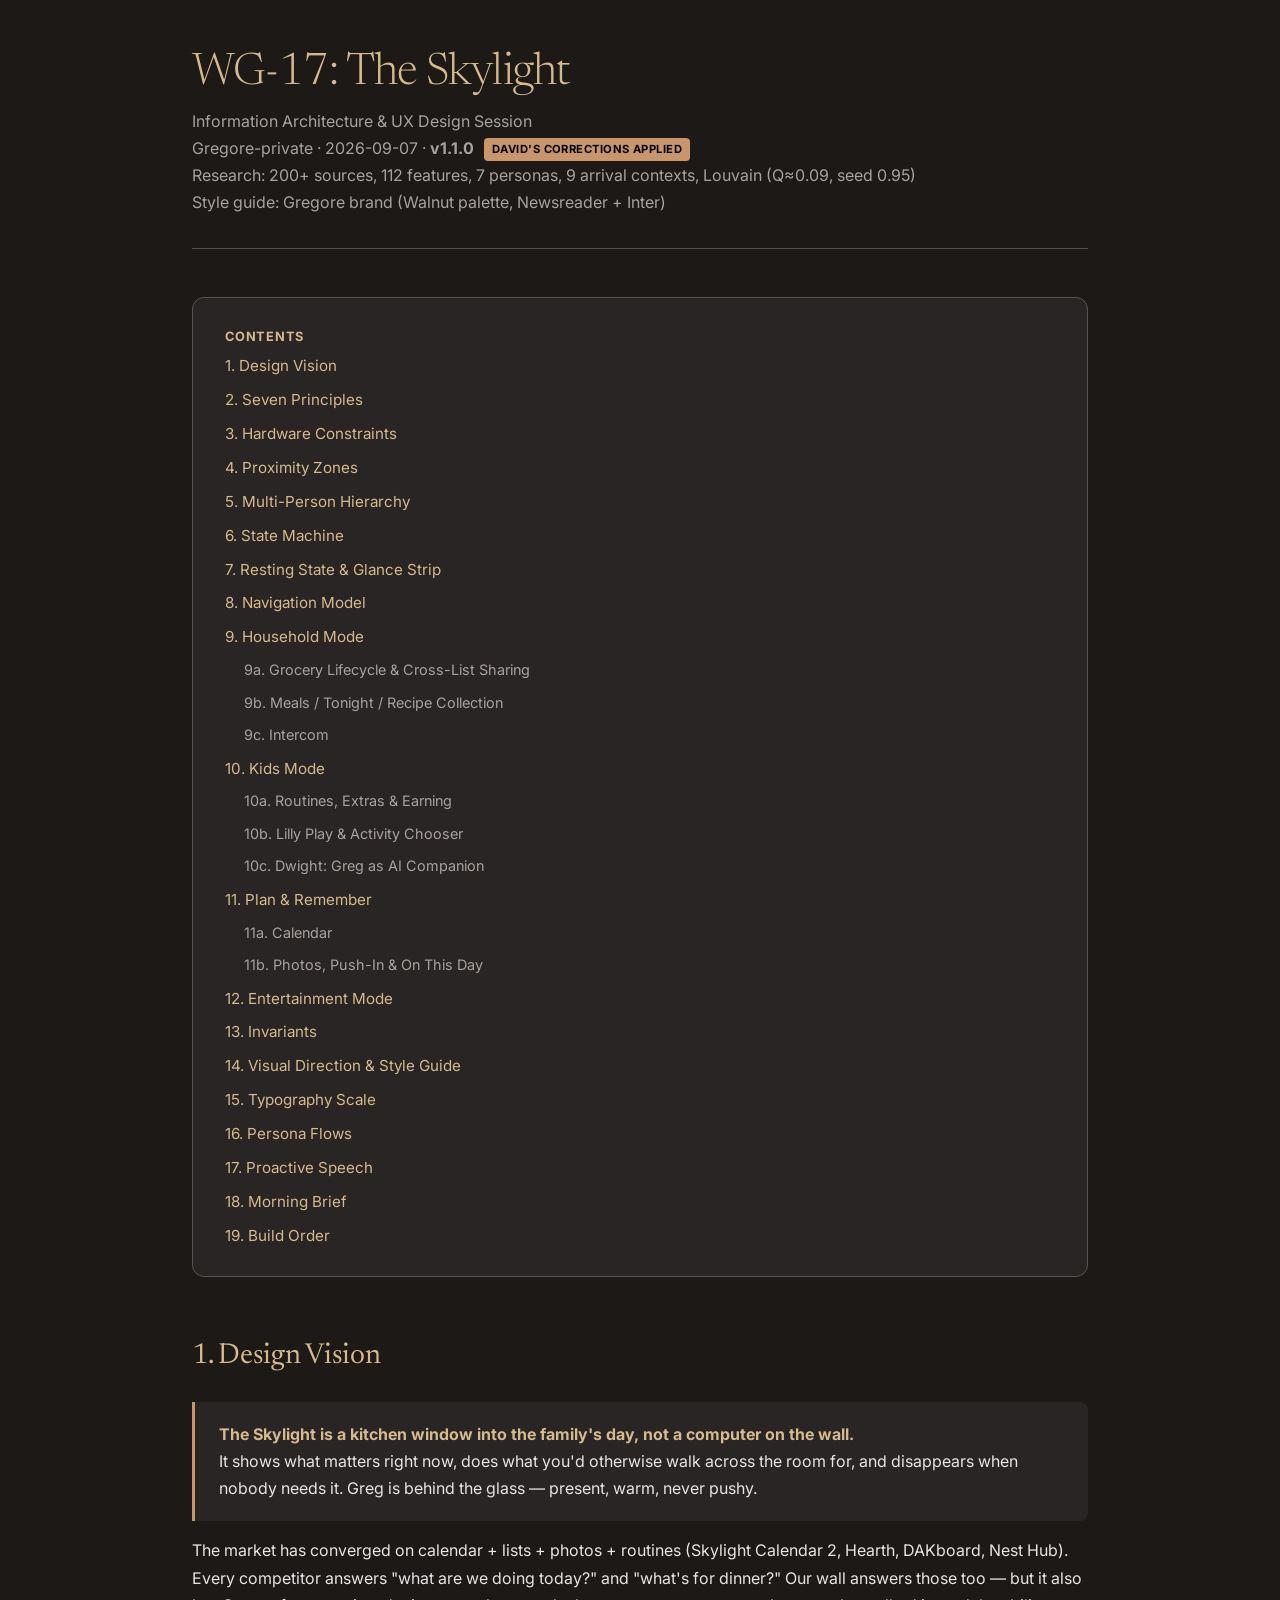
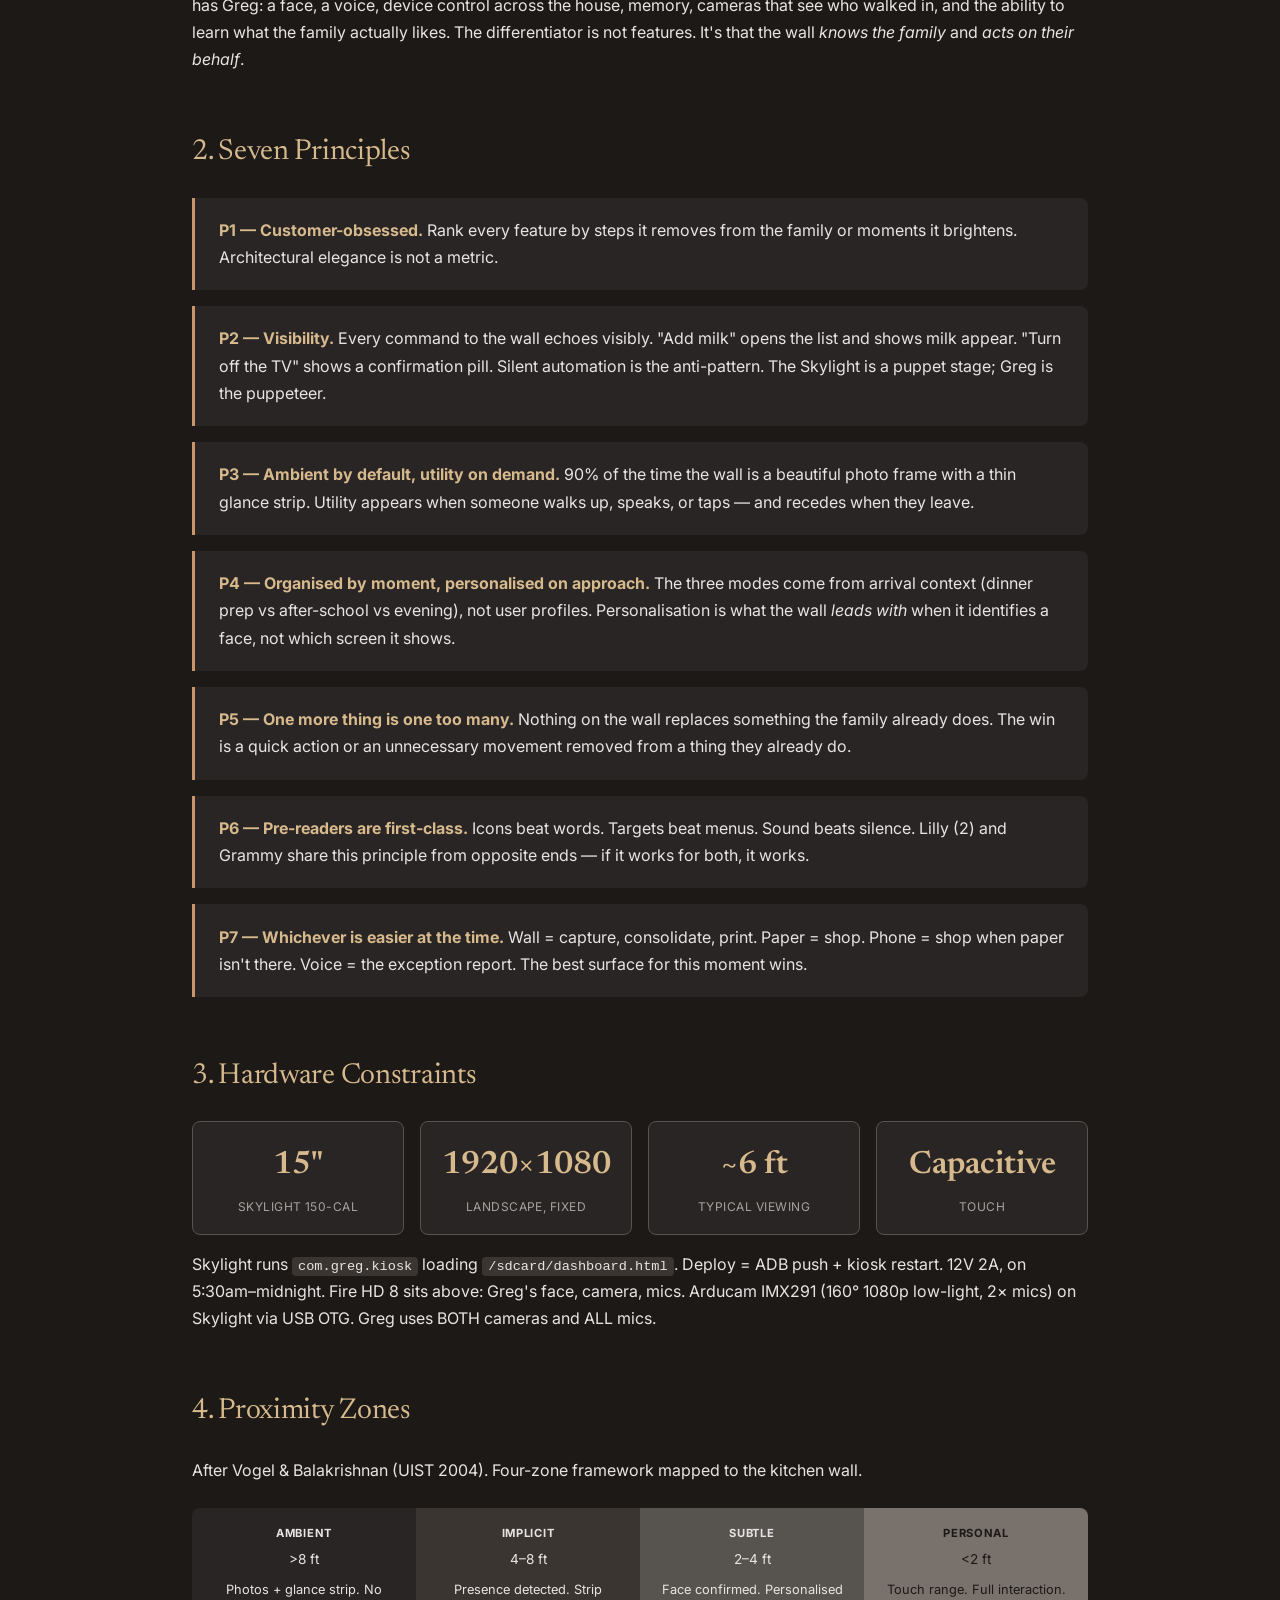
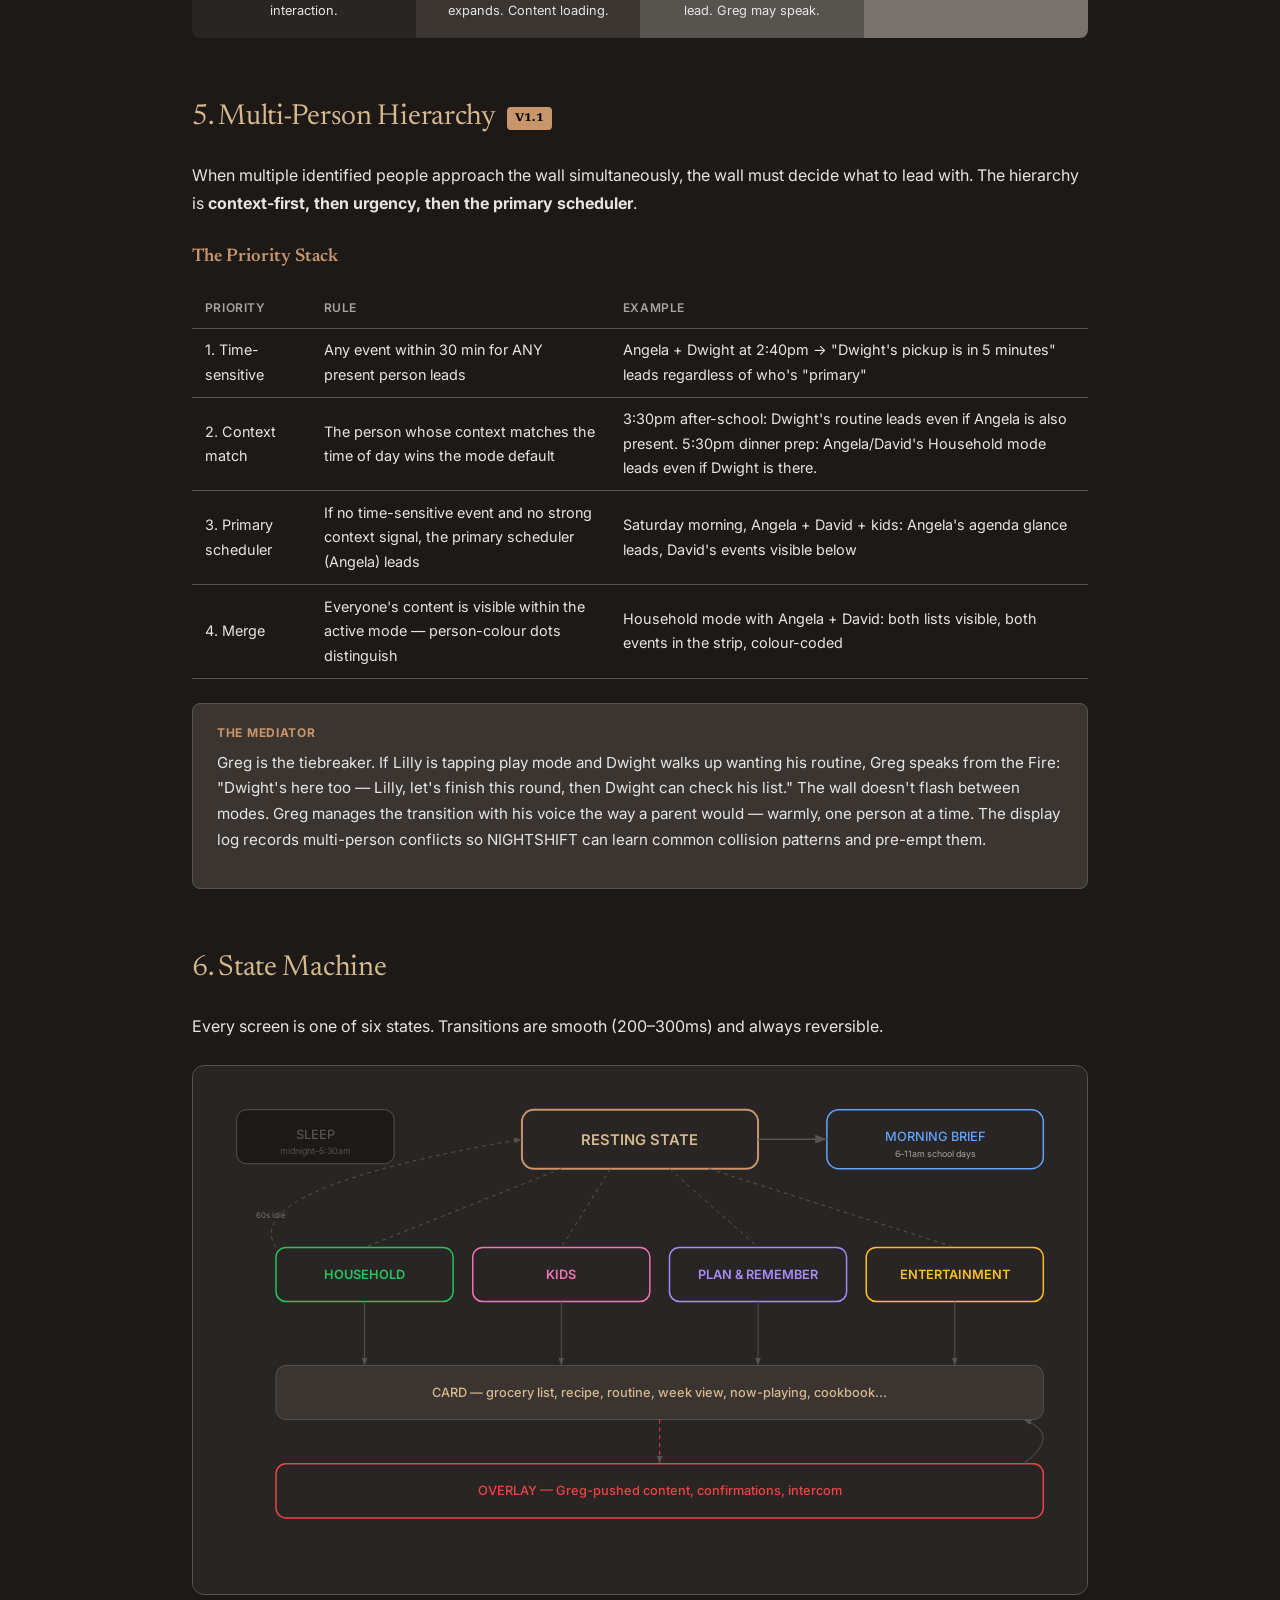
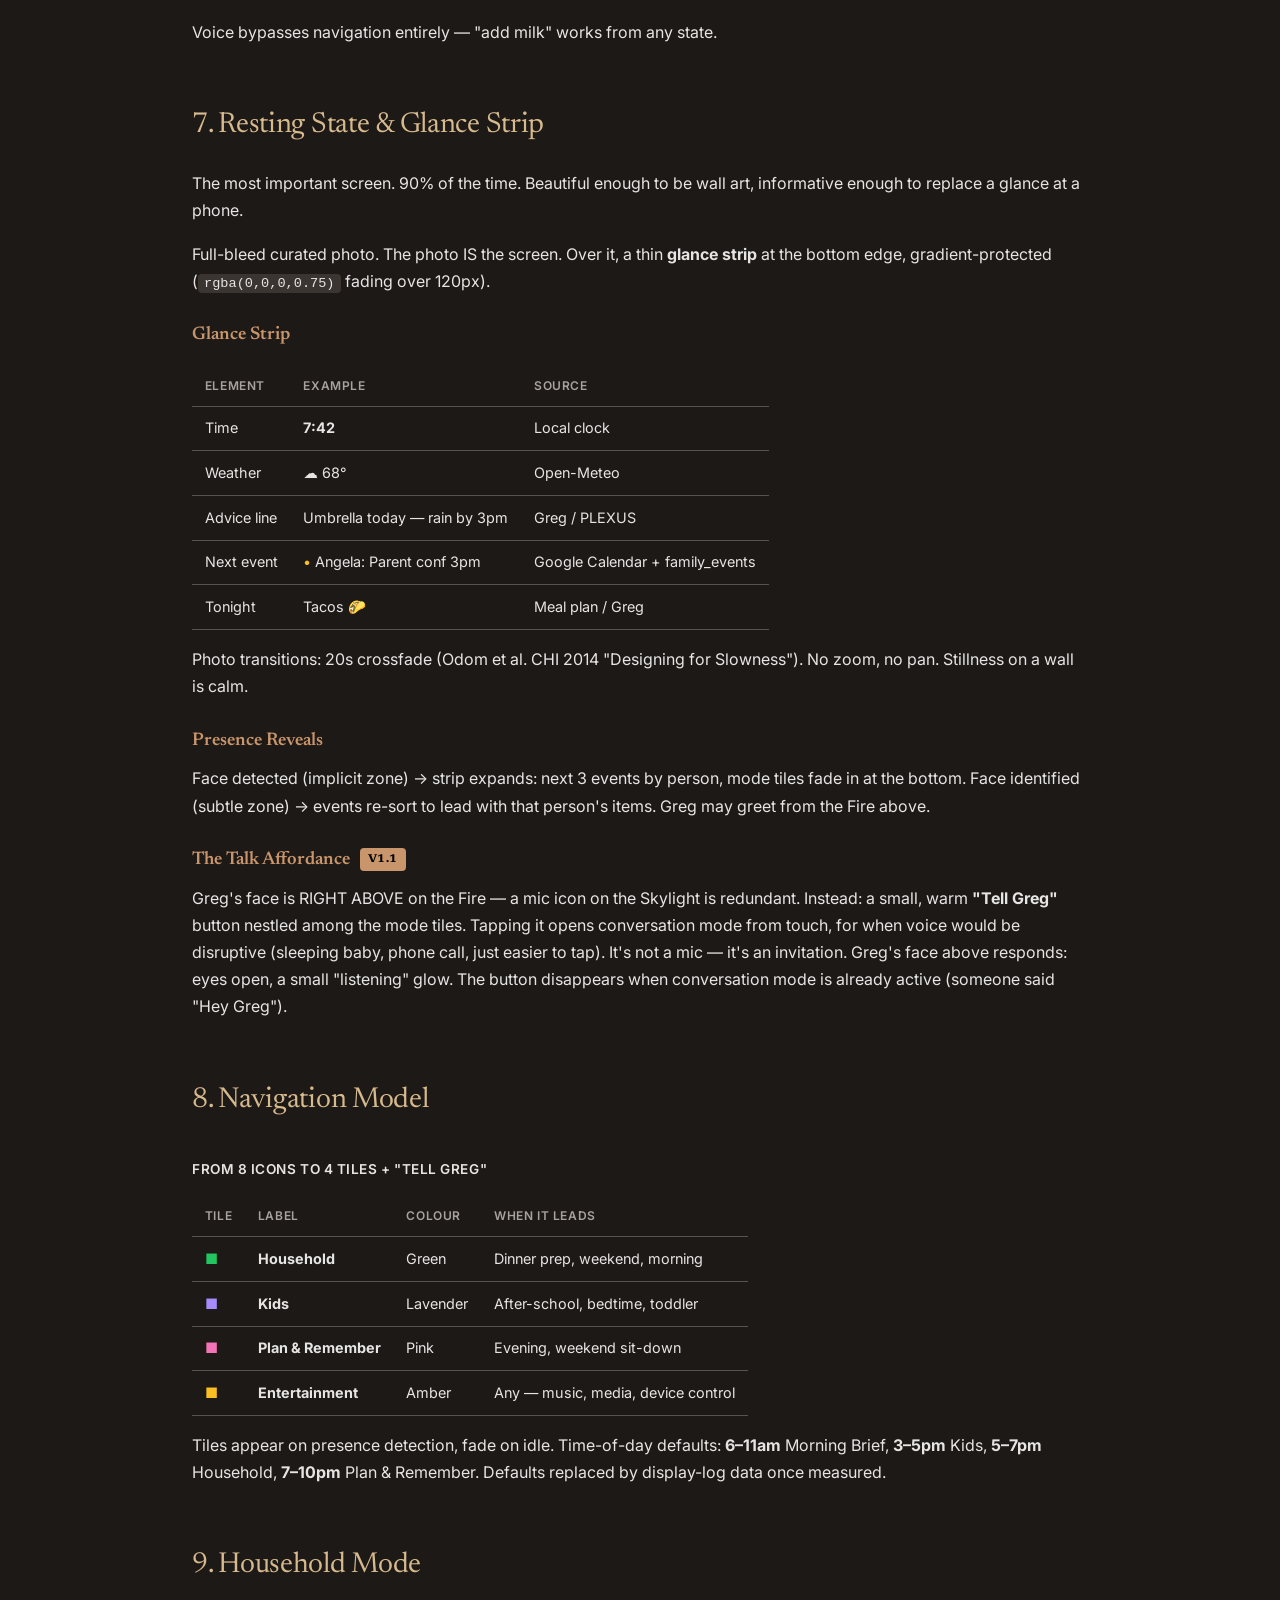
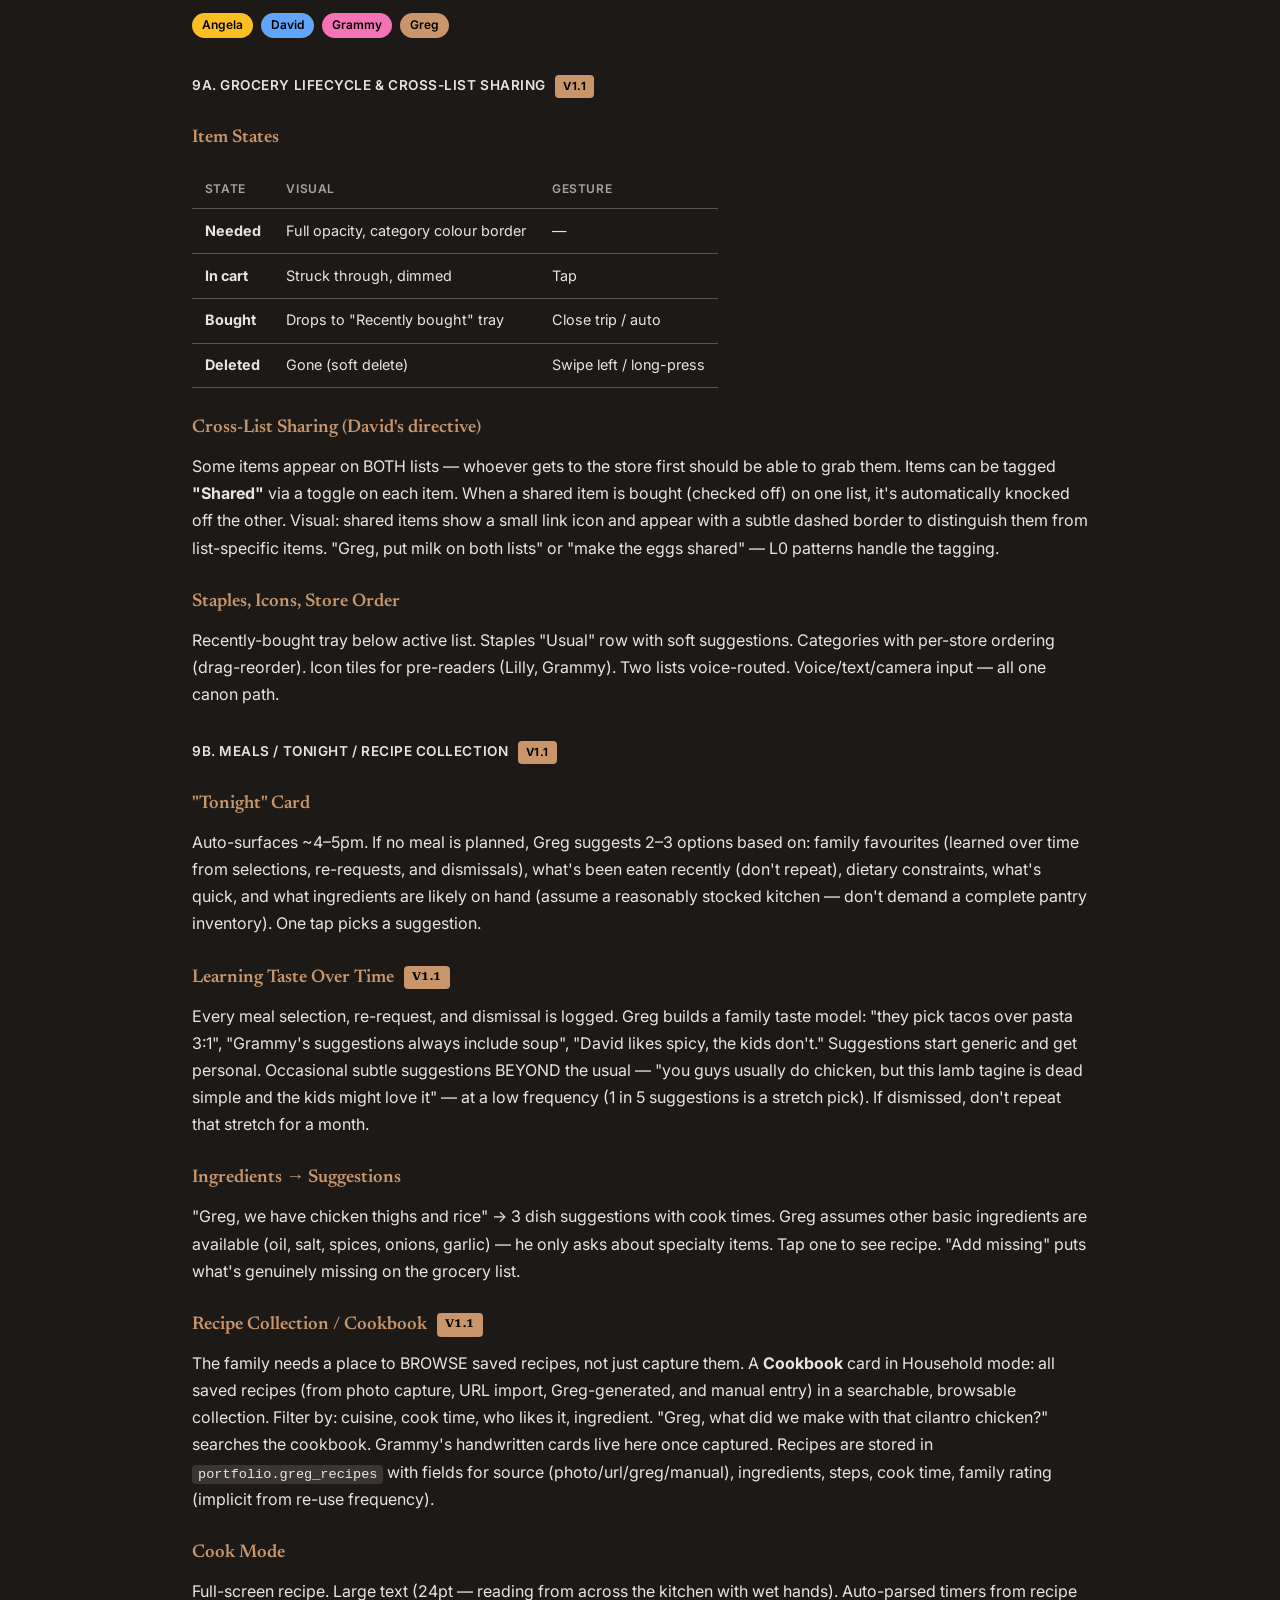
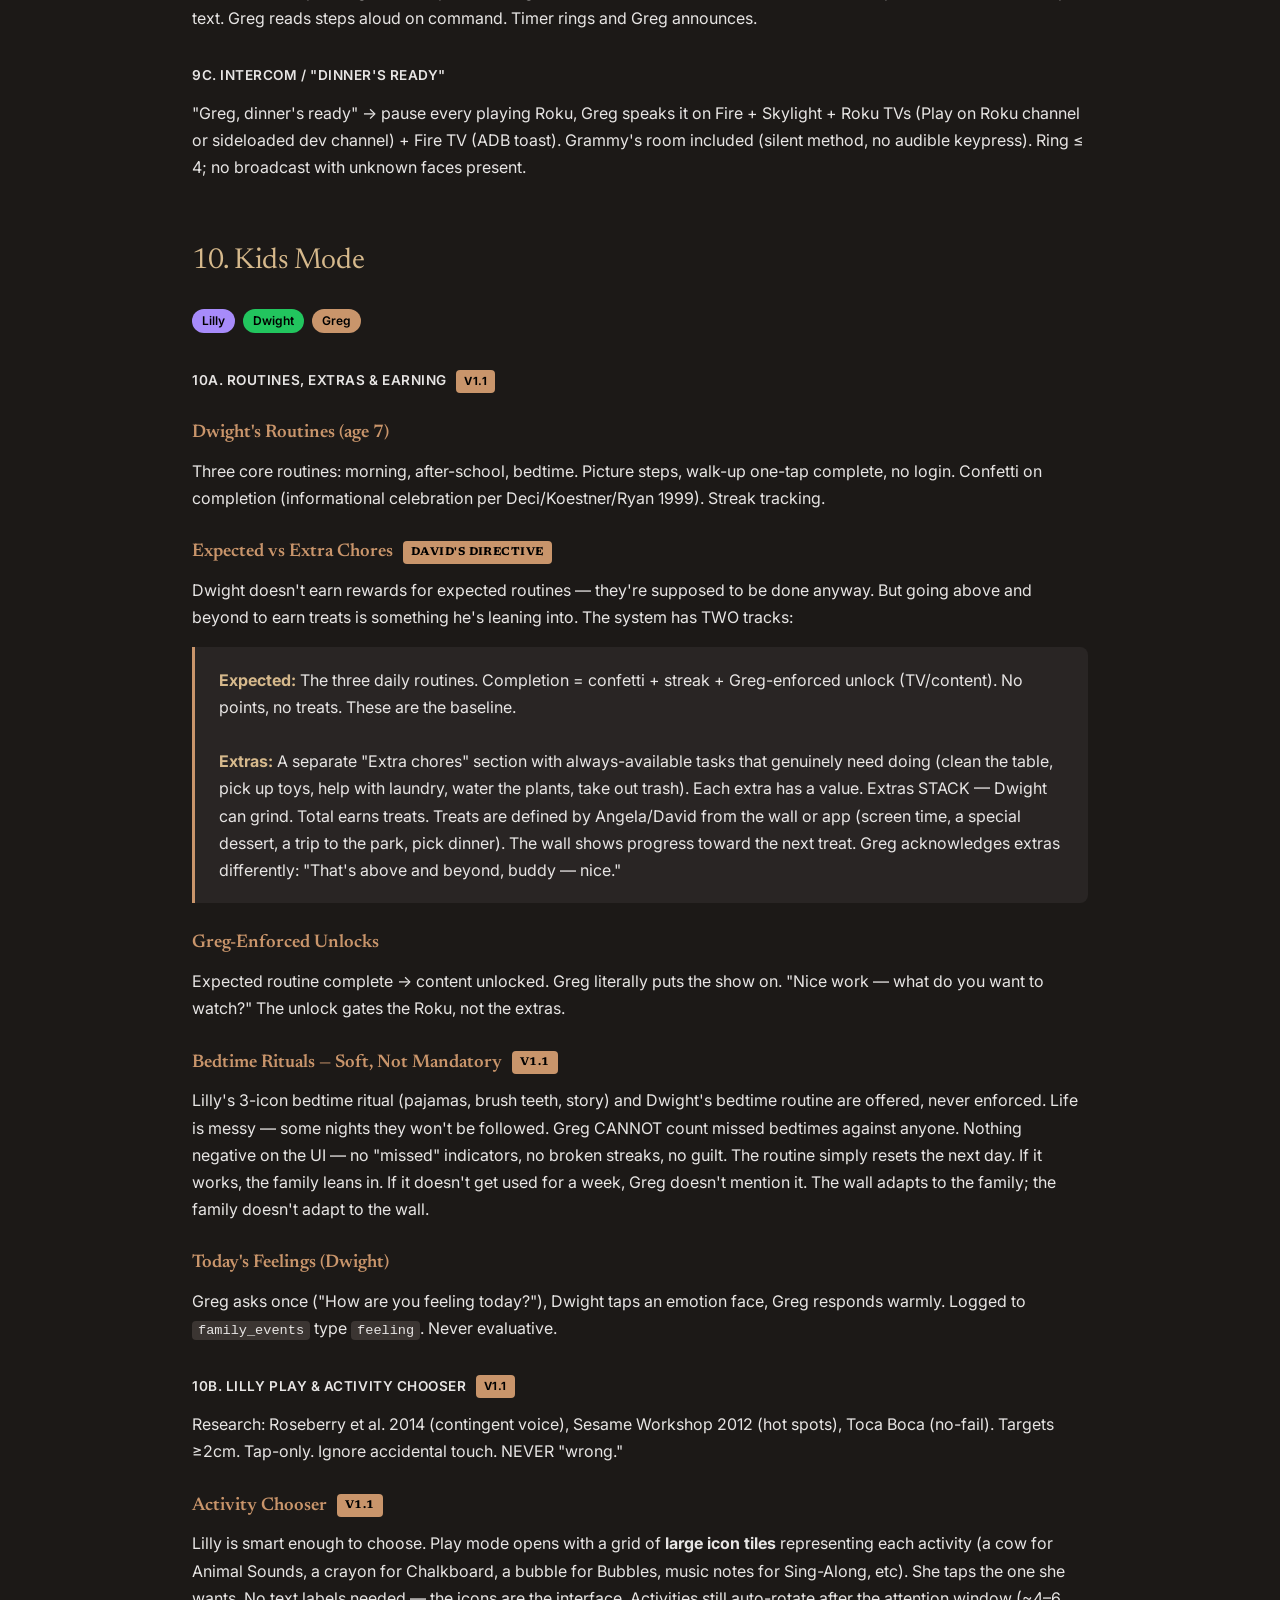
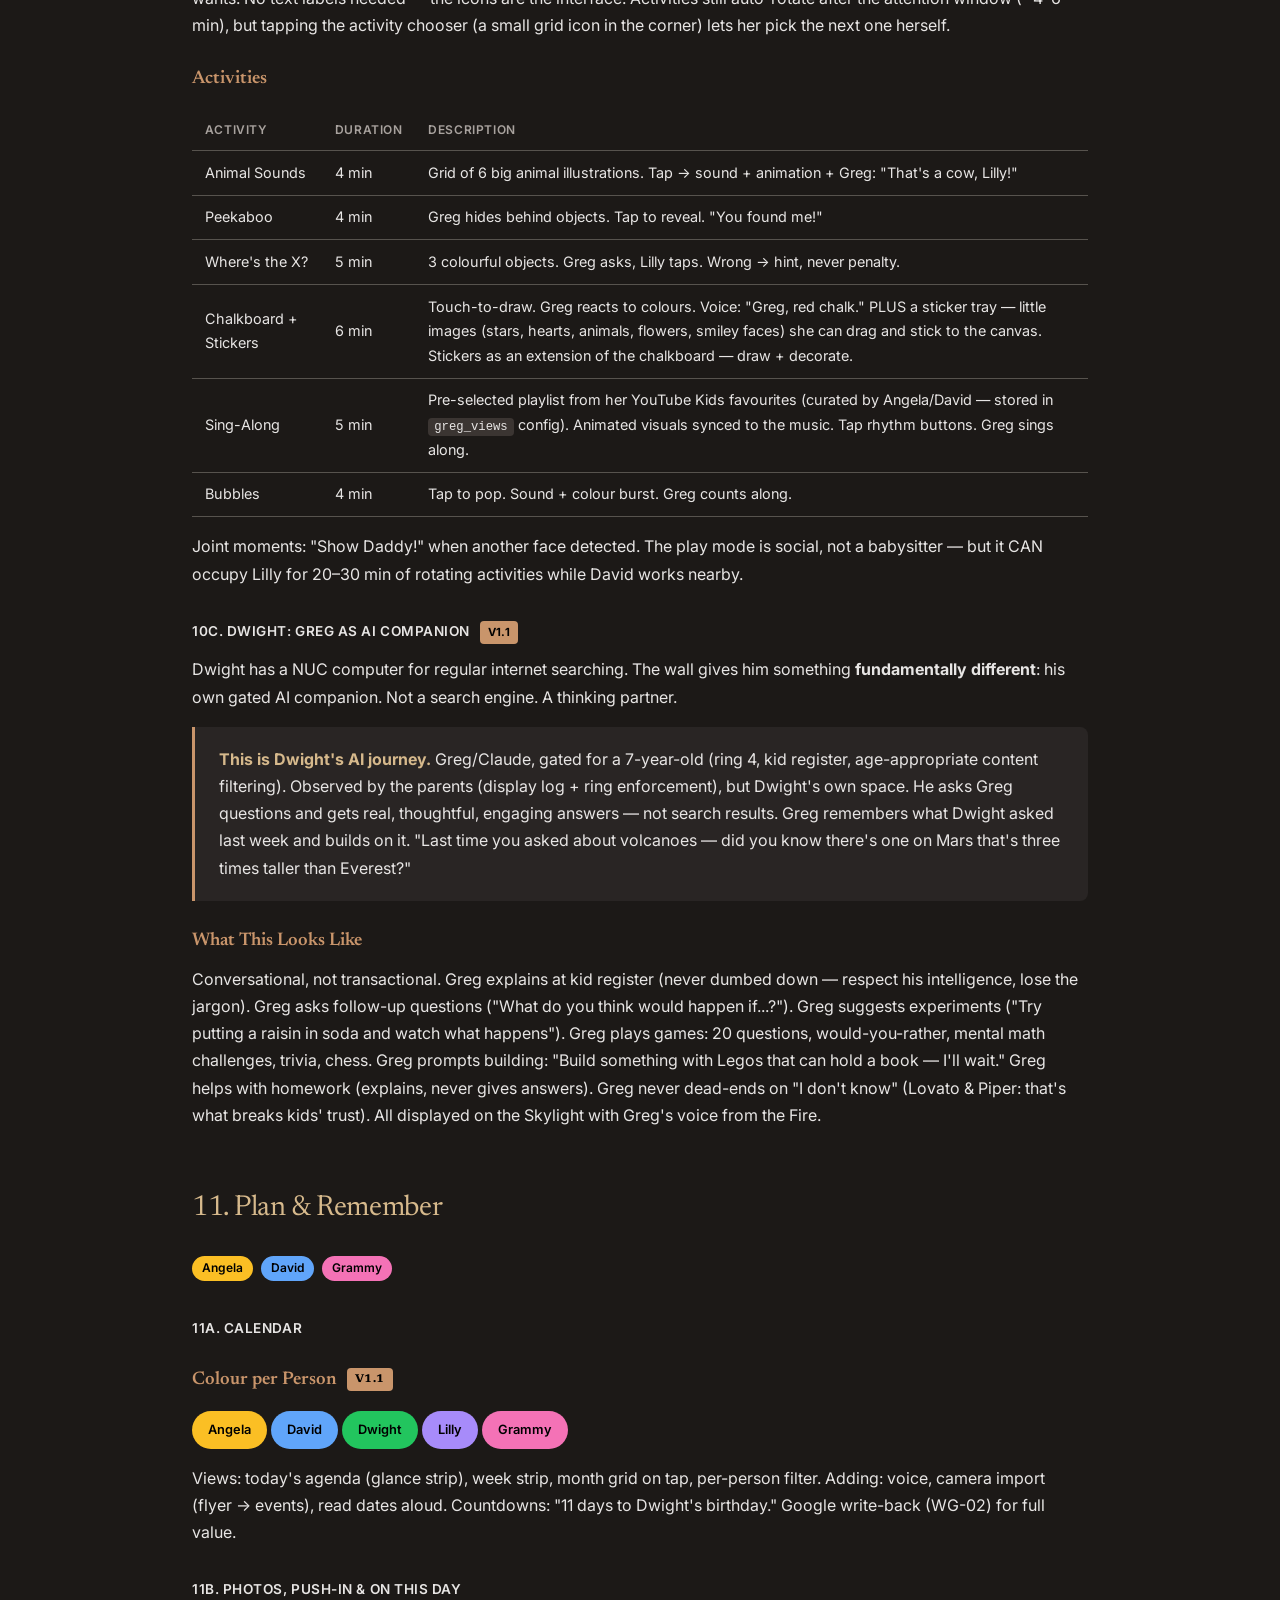
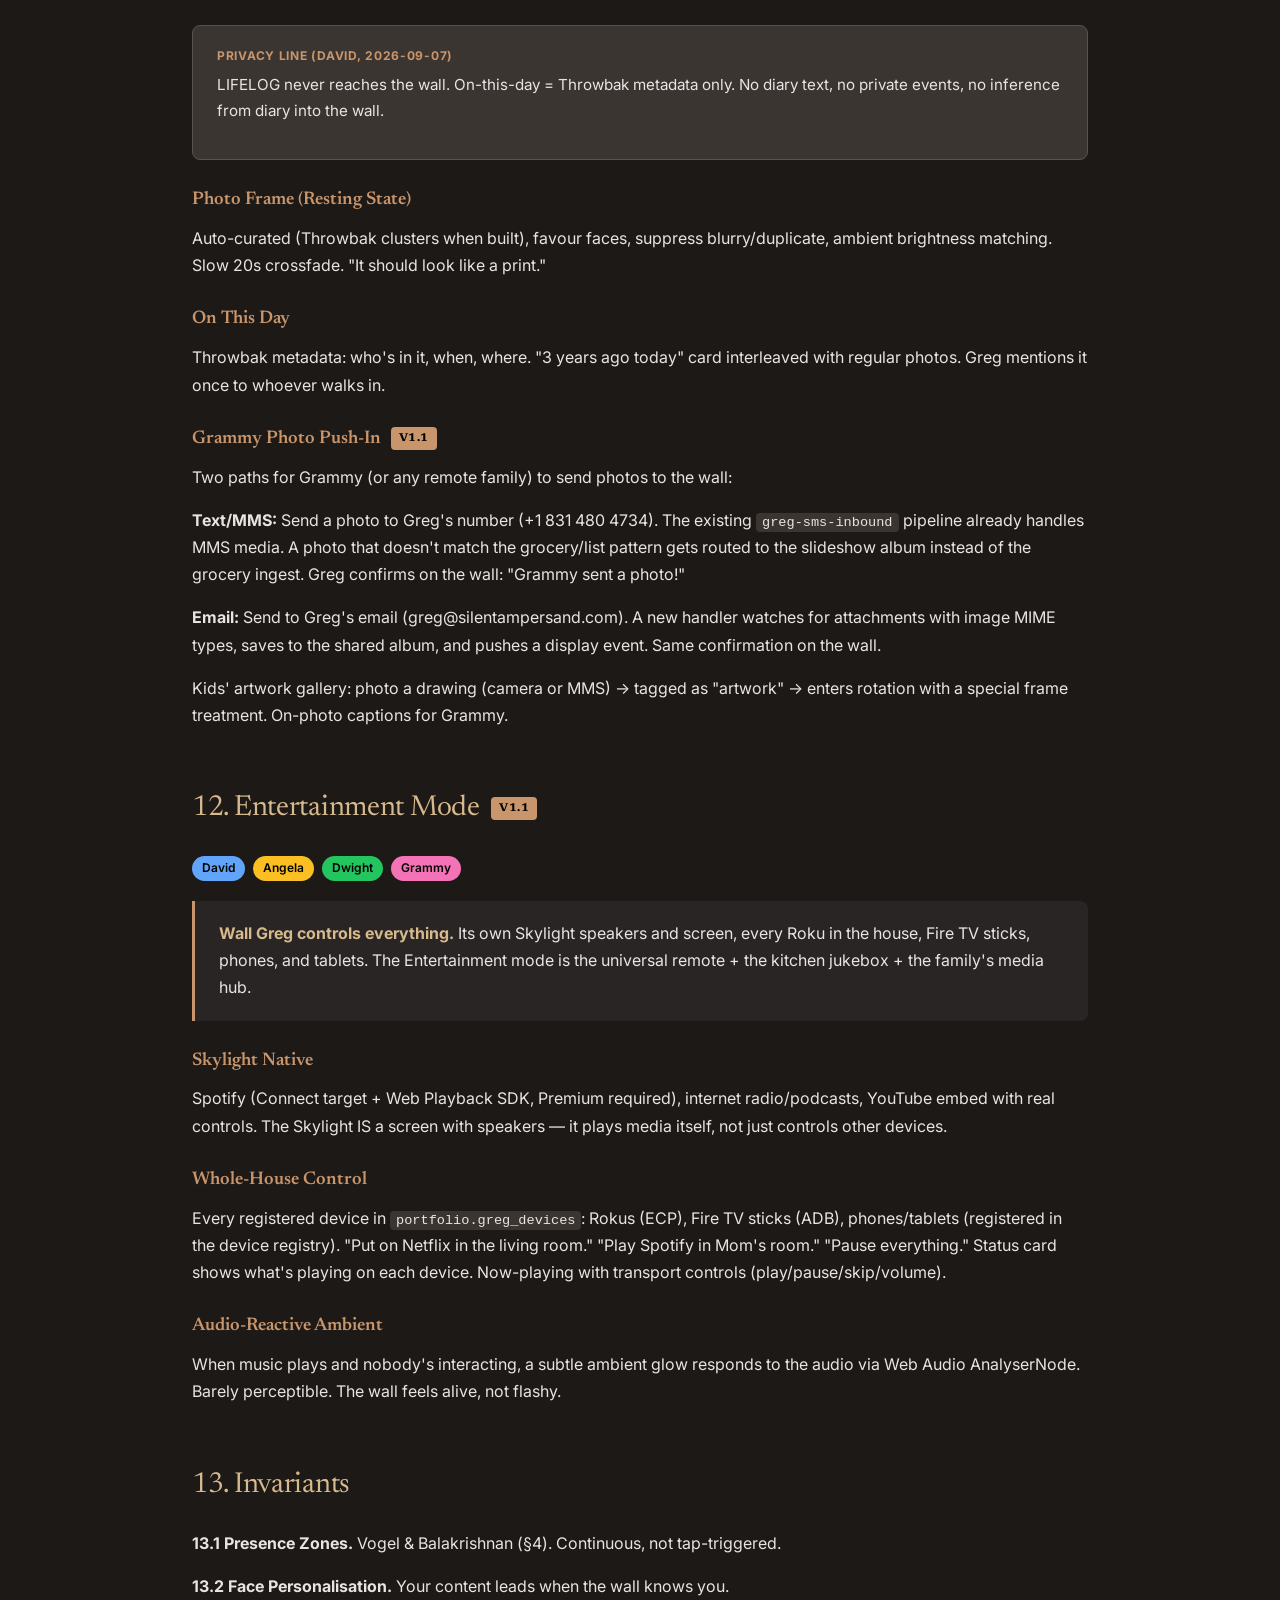
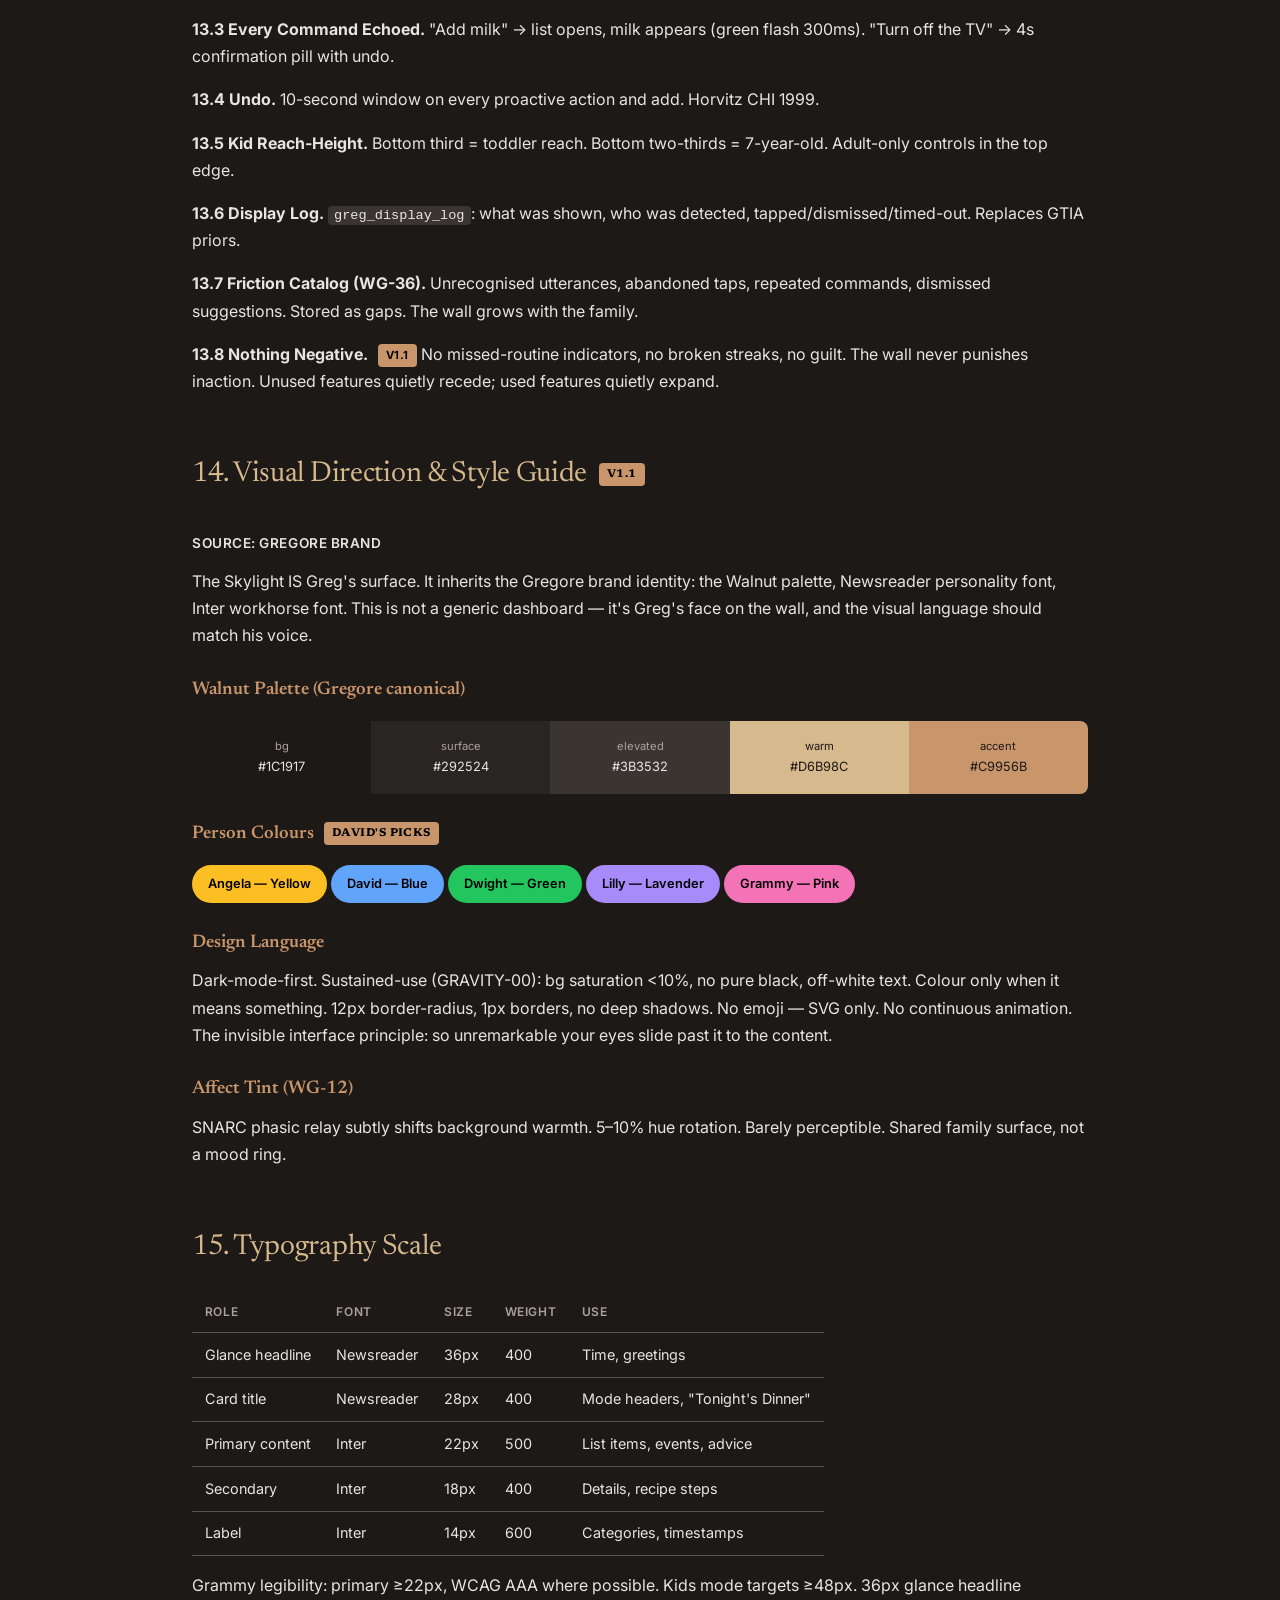
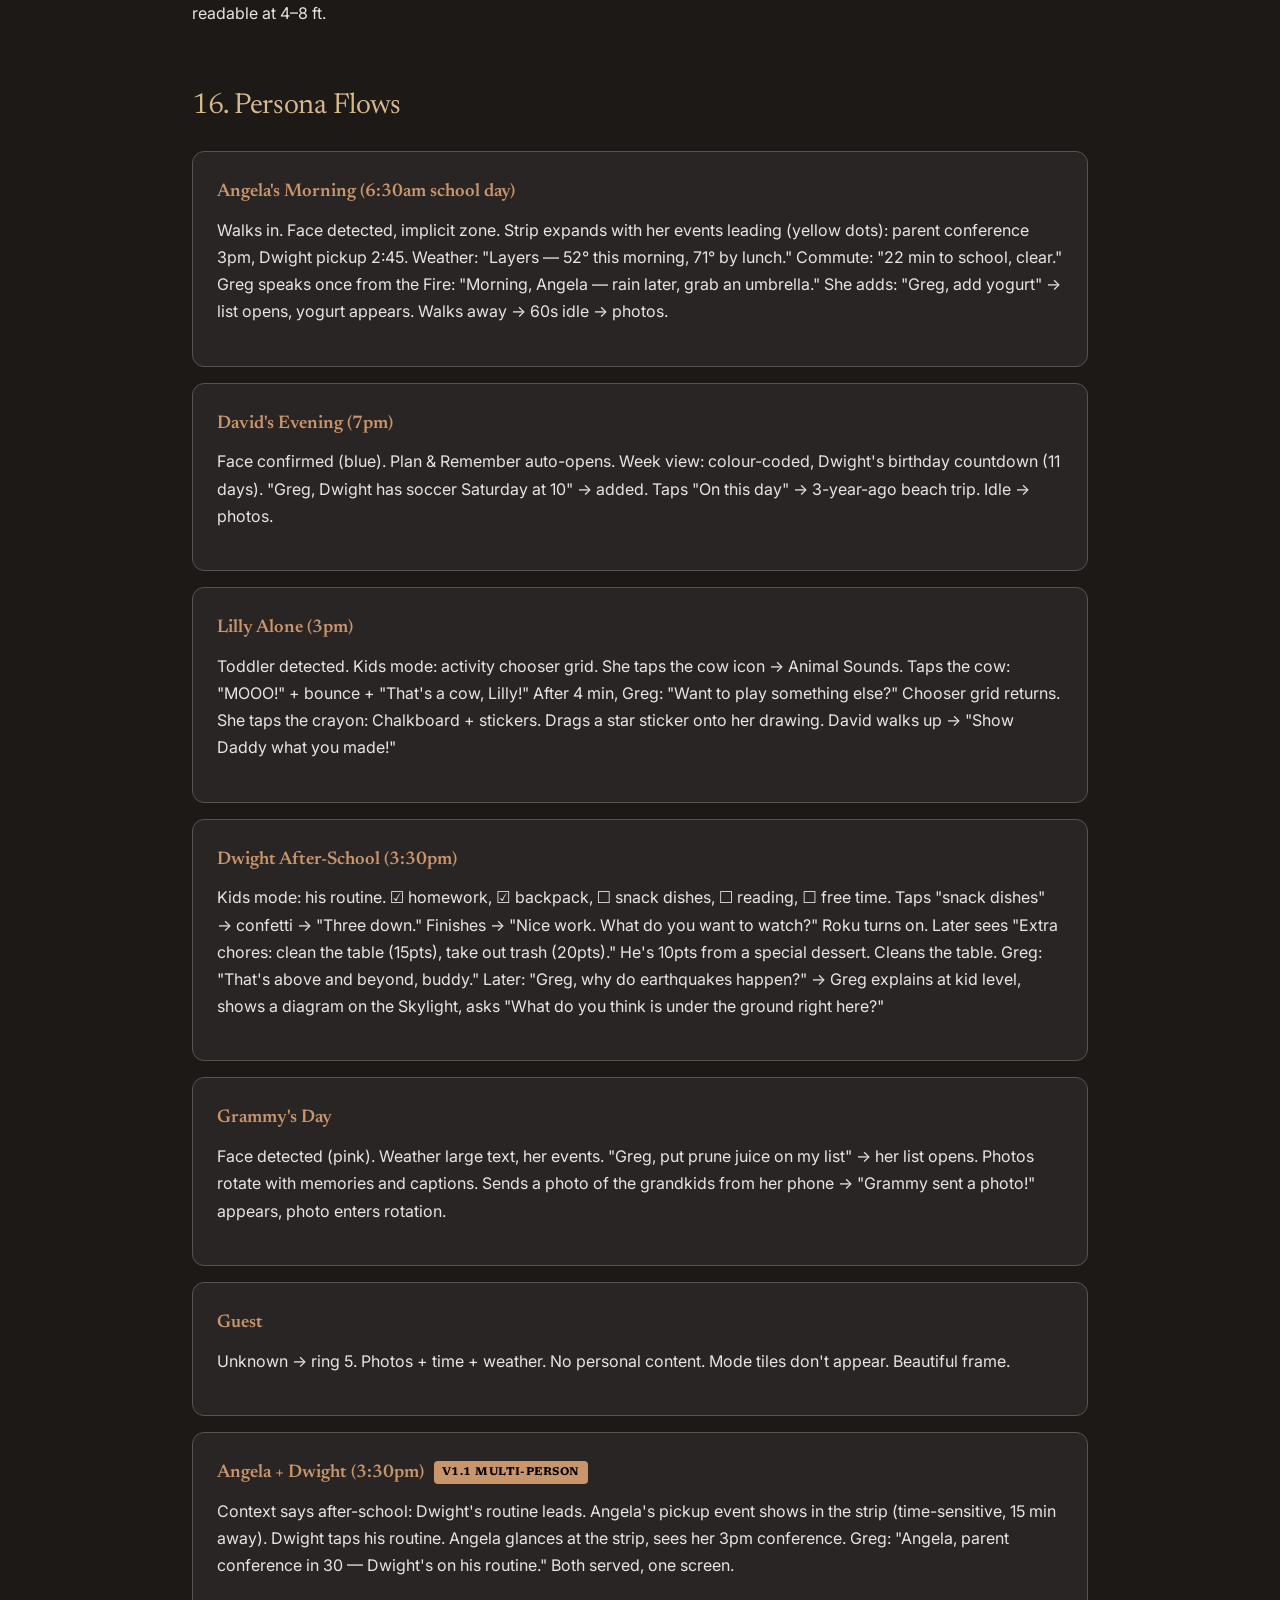
<file: docs/WG17_SKYLIGHT_DESIGN_v1.0.0.html>
<!DOCTYPE html>
<html lang="en">
<head>
<meta charset="UTF-8">
<meta name="viewport" content="width=device-width, initial-scale=1.0">
<title>WG-17 — Skylight IA/UX Design</title>
<link href="https://fonts.googleapis.com/css2?family=Newsreader:ital,opsz,wght@0,6..72,300;0,6..72,400;0,6..72,600;1,6..72,400&family=Inter:wght@400;500;600;700&display=swap" rel="stylesheet">
<style>
:root {
  --walnut-bg: #1C1917;
  --walnut-surface: #292524;
  --walnut-elevated: #3B3532;
  --walnut-border: #57534E;
  --walnut-text: #E7E5E4;
  --walnut-muted: #A8A29E;
  --walnut-warm: #D6B98C;
  --walnut-accent: #C9956B;
  --walnut-cream: #F5F0EB;
  --walnut-red: #EF4444;
  --walnut-green: #22C55E;
  --walnut-blue: #60A5FA;
  --walnut-purple: #A78BFA;
  --walnut-pink: #F472B6;
  --walnut-yellow: #FBBF24;
  --person-angela: #FBBF24;
  --person-david: #60A5FA;
  --person-dwight: #22C55E;
  --person-lilly: #A78BFA;
  --person-grammy: #F472B6;
  --person-greg: #C9956B;
}
@media (prefers-color-scheme: light) {
  :root {
    --walnut-bg: #F5F0EB; --walnut-surface: #FFFFFF; --walnut-elevated: #F0EBE5;
    --walnut-border: #D6D3D1; --walnut-text: #1C1917; --walnut-muted: #78716C;
  }
}
:root:not([data-theme="light"]) {
  --walnut-bg: #1C1917; --walnut-surface: #292524; --walnut-elevated: #3B3532;
  --walnut-border: #57534E; --walnut-text: #E7E5E4; --walnut-muted: #A8A29E;
}
:root[data-theme="dark"] {
  --walnut-bg: #1C1917; --walnut-surface: #292524; --walnut-elevated: #3B3532;
  --walnut-border: #57534E; --walnut-text: #E7E5E4; --walnut-muted: #A8A29E;
}
* { margin:0; padding:0; box-sizing:border-box; }
body { font-family:'Inter',system-ui,sans-serif; background:var(--walnut-bg); color:var(--walnut-text); line-height:1.7; -webkit-font-smoothing:antialiased; }
.container { max-width:960px; margin:0 auto; padding:3rem 2rem 6rem; }
h1 { font-family:'Newsreader',serif; font-size:2.8rem; font-weight:300; letter-spacing:-0.02em; line-height:1.15; margin-bottom:0.5rem; color:var(--walnut-warm); }
.subtitle { font-size:1rem; color:var(--walnut-muted); margin-bottom:3rem; border-bottom:1px solid var(--walnut-border); padding-bottom:2rem; }
h2 { font-family:'Newsreader',serif; font-size:1.8rem; font-weight:400; color:var(--walnut-warm); margin:3.5rem 0 1.2rem; letter-spacing:-0.01em; }
h3 { font-size:0.85rem; font-weight:600; color:var(--walnut-text); margin:2rem 0 0.8rem; text-transform:uppercase; letter-spacing:0.04em; }
h4 { font-family:'Newsreader',serif; font-size:1.15rem; font-weight:600; color:var(--walnut-accent); margin:1.5rem 0 0.6rem; }
p { margin-bottom:1rem; }
.principle { background:var(--walnut-surface); border-left:3px solid var(--walnut-accent); padding:1.2rem 1.5rem; margin:1rem 0; border-radius:0 8px 8px 0; }
.principle strong { color:var(--walnut-warm); }
.callout { background:var(--walnut-elevated); border:1px solid var(--walnut-border); padding:1.2rem 1.5rem; margin:1.5rem 0; border-radius:8px; font-size:0.95rem; }
.callout-label { font-weight:700; font-size:0.75rem; text-transform:uppercase; letter-spacing:0.06em; color:var(--walnut-accent); margin-bottom:0.4rem; }
.state-card { background:var(--walnut-surface); border:1px solid var(--walnut-border); border-radius:12px; padding:1.5rem; margin:1rem 0; }
.state-card h4 { margin-top:0; }
.persona-tag { display:inline-block; padding:2px 10px; border-radius:100px; font-size:0.75rem; font-weight:600; margin-right:4px; margin-bottom:4px; }
.tag-angela { background:var(--person-angela); color:#000; }
.tag-david { background:var(--person-david); color:#000; }
.tag-dwight { background:var(--person-dwight); color:#000; }
.tag-lilly { background:var(--person-lilly); color:#000; }
.tag-grammy { background:var(--person-grammy); color:#000; }
.tag-greg { background:var(--person-greg); color:#000; }
.tag-guest { background:var(--walnut-muted); color:#000; }
table { width:100%; border-collapse:collapse; margin:1rem 0; font-size:0.9rem; overflow-x:auto; display:block; }
th,td { padding:0.6rem 0.8rem; text-align:left; border-bottom:1px solid var(--walnut-border); }
th { font-weight:600; font-size:0.75rem; text-transform:uppercase; letter-spacing:0.05em; color:var(--walnut-muted); white-space:nowrap; }
code { background:var(--walnut-elevated); padding:2px 6px; border-radius:4px; font-size:0.85em; font-family:'SF Mono','Consolas',monospace; }
.toc { background:var(--walnut-surface); border:1px solid var(--walnut-border); border-radius:12px; padding:1.5rem 2rem; margin:2rem 0; }
.toc a { color:var(--walnut-warm); text-decoration:none; display:block; padding:0.25rem 0; font-size:0.95rem; }
.toc a:hover { text-decoration:underline; }
.toc .indent { padding-left:1.2rem; font-size:0.9rem; color:var(--walnut-muted); }
svg text { font-family:'Inter',system-ui,sans-serif; }
.diagram-wrap { background:var(--walnut-surface); border:1px solid var(--walnut-border); border-radius:12px; padding:1.5rem; margin:1.5rem 0; overflow-x:auto; }
.build-item { display:flex; gap:1rem; padding:0.8rem 0; border-bottom:1px solid var(--walnut-border); align-items:flex-start; }
.build-num { font-weight:700; font-size:0.85rem; color:var(--walnut-accent); min-width:28px; text-align:right; padding-top:2px; }
.build-body { flex:1; }
.build-body strong { color:var(--walnut-warm); }
.build-deps { font-size:0.8rem; color:var(--walnut-muted); margin-top:2px; }
.zone-strip { display:flex; gap:0; margin:1.5rem 0; border-radius:8px; overflow:hidden; }
.zone-strip>div { padding:1rem; flex:1; text-align:center; font-size:0.85rem; }
.zone-strip .z1 { background:#292524; }
.zone-strip .z2 { background:#3B3532; }
.zone-strip .z3 { background:#57534E; }
.zone-strip .z4 { background:#78716C; color:#1C1917; }
.zone-label { font-weight:700; font-size:0.7rem; text-transform:uppercase; letter-spacing:0.06em; margin-bottom:0.3rem; }
.metric-grid { display:grid; grid-template-columns:repeat(auto-fit,minmax(180px,1fr)); gap:1rem; margin:1rem 0; }
.metric-card { background:var(--walnut-surface); border:1px solid var(--walnut-border); border-radius:8px; padding:1rem; text-align:center; }
.metric-value { font-family:'Newsreader',serif; font-size:2rem; font-weight:600; color:var(--walnut-warm); }
.metric-label { font-size:0.75rem; color:var(--walnut-muted); text-transform:uppercase; letter-spacing:0.04em; margin-top:0.3rem; }
.rev-tag { display:inline-block; background:var(--walnut-accent); color:#000; padding:2px 8px; border-radius:4px; font-size:0.7rem; font-weight:700; text-transform:uppercase; letter-spacing:0.04em; margin-left:6px; vertical-align:middle; }
</style>
</head>
<body>
<div class="container">

<h1>WG-17: The Skylight</h1>
<div class="subtitle">
  Information Architecture &amp; UX Design Session<br>
  Gregore-private &middot; 2026-09-07 &middot; <strong>v1.1.0</strong> <span class="rev-tag">David's corrections applied</span><br>
  Research: 200+ sources, 112 features, 7 personas, 9 arrival contexts, Louvain (Q&asymp;0.09, seed 0.95)<br>
  Style guide: Gregore brand (Walnut palette, Newsreader + Inter)
</div>

<nav class="toc">
  <strong style="color:var(--walnut-warm);font-size:0.8rem;text-transform:uppercase;letter-spacing:0.06em;">Contents</strong>
  <a href="#vision">1. Design Vision</a>
  <a href="#principles">2. Seven Principles</a>
  <a href="#hardware">3. Hardware Constraints</a>
  <a href="#zones">4. Proximity Zones</a>
  <a href="#multi-person">5. Multi-Person Hierarchy</a>
  <a href="#state-machine">6. State Machine</a>
  <a href="#resting">7. Resting State &amp; Glance Strip</a>
  <a href="#nav">8. Navigation Model</a>
  <a href="#household">9. Household Mode</a>
  <a class="indent" href="#grocery">9a. Grocery Lifecycle &amp; Cross-List Sharing</a>
  <a class="indent" href="#meals">9b. Meals / Tonight / Recipe Collection</a>
  <a class="indent" href="#intercom">9c. Intercom</a>
  <a href="#kids">10. Kids Mode</a>
  <a class="indent" href="#routines">10a. Routines, Extras &amp; Earning</a>
  <a class="indent" href="#lilly">10b. Lilly Play &amp; Activity Chooser</a>
  <a class="indent" href="#dwight">10c. Dwight: Greg as AI Companion</a>
  <a href="#plan">11. Plan &amp; Remember</a>
  <a class="indent" href="#calendar">11a. Calendar</a>
  <a class="indent" href="#photos">11b. Photos, Push-In &amp; On This Day</a>
  <a href="#entertainment">12. Entertainment Mode</a>
  <a href="#invariants">13. Invariants</a>
  <a href="#visual">14. Visual Direction &amp; Style Guide</a>
  <a href="#typography">15. Typography Scale</a>
  <a href="#persona-flows">16. Persona Flows</a>
  <a href="#proactive">17. Proactive Speech</a>
  <a href="#morning">18. Morning Brief</a>
  <a href="#build-order">19. Build Order</a>
</nav>

<h2 id="vision">1. Design Vision</h2>
<div class="principle">
  <strong>The Skylight is a kitchen window into the family's day, not a computer on the wall.</strong><br>
  It shows what matters right now, does what you'd otherwise walk across the room for, and disappears when nobody needs it. Greg is behind the glass &mdash; present, warm, never pushy.
</div>
<p>The market has converged on calendar + lists + photos + routines (Skylight Calendar 2, Hearth, DAKboard, Nest Hub). Every competitor answers "what are we doing today?" and "what's for dinner?" Our wall answers those too &mdash; but it also has Greg: a face, a voice, device control across the house, memory, cameras that see who walked in, and the ability to learn what the family actually likes. The differentiator is not features. It's that the wall <em>knows the family</em> and <em>acts on their behalf</em>.</p>

<h2 id="principles">2. Seven Principles</h2>
<div class="principle"><strong>P1 &mdash; Customer-obsessed.</strong> Rank every feature by steps it removes from the family or moments it brightens. Architectural elegance is not a metric.</div>
<div class="principle"><strong>P2 &mdash; Visibility.</strong> Every command to the wall echoes visibly. "Add milk" opens the list and shows milk appear. "Turn off the TV" shows a confirmation pill. Silent automation is the anti-pattern. The Skylight is a puppet stage; Greg is the puppeteer.</div>
<div class="principle"><strong>P3 &mdash; Ambient by default, utility on demand.</strong> 90% of the time the wall is a beautiful photo frame with a thin glance strip. Utility appears when someone walks up, speaks, or taps &mdash; and recedes when they leave.</div>
<div class="principle"><strong>P4 &mdash; Organised by moment, personalised on approach.</strong> The three modes come from arrival context (dinner prep vs after-school vs evening), not user profiles. Personalisation is what the wall <em>leads with</em> when it identifies a face, not which screen it shows.</div>
<div class="principle"><strong>P5 &mdash; One more thing is one too many.</strong> Nothing on the wall replaces something the family already does. The win is a quick action or an unnecessary movement removed from a thing they already do.</div>
<div class="principle"><strong>P6 &mdash; Pre-readers are first-class.</strong> Icons beat words. Targets beat menus. Sound beats silence. Lilly (2) and Grammy share this principle from opposite ends &mdash; if it works for both, it works.</div>
<div class="principle"><strong>P7 &mdash; Whichever is easier at the time.</strong> Wall = capture, consolidate, print. Paper = shop. Phone = shop when paper isn't there. Voice = the exception report. The best surface for this moment wins.</div>

<h2 id="hardware">3. Hardware Constraints</h2>
<div class="metric-grid">
  <div class="metric-card"><div class="metric-value">15"</div><div class="metric-label">Skylight 150-CAL</div></div>
  <div class="metric-card"><div class="metric-value">1920&times;1080</div><div class="metric-label">Landscape, Fixed</div></div>
  <div class="metric-card"><div class="metric-value">~6 ft</div><div class="metric-label">Typical viewing</div></div>
  <div class="metric-card"><div class="metric-value">Capacitive</div><div class="metric-label">Touch</div></div>
</div>
<p>Skylight runs <code>com.greg.kiosk</code> loading <code>/sdcard/dashboard.html</code>. Deploy = ADB push + kiosk restart. 12V 2A, on 5:30am&ndash;midnight. Fire HD 8 sits above: Greg's face, camera, mics. Arducam IMX291 (160&deg; 1080p low-light, 2&times; mics) on Skylight via USB OTG. Greg uses BOTH cameras and ALL mics.</p>

<h2 id="zones">4. Proximity Zones</h2>
<p>After Vogel &amp; Balakrishnan (UIST 2004). Four-zone framework mapped to the kitchen wall.</p>
<div class="zone-strip">
  <div class="z1"><div class="zone-label">Ambient</div><div>&gt;8 ft</div><div style="margin-top:0.5rem;font-size:0.8rem;">Photos + glance strip. No interaction.</div></div>
  <div class="z2"><div class="zone-label">Implicit</div><div>4&ndash;8 ft</div><div style="margin-top:0.5rem;font-size:0.8rem;">Presence detected. Strip expands. Content loading.</div></div>
  <div class="z3"><div class="zone-label">Subtle</div><div>2&ndash;4 ft</div><div style="margin-top:0.5rem;font-size:0.8rem;">Face confirmed. Personalised lead. Greg may speak.</div></div>
  <div class="z4"><div class="zone-label">Personal</div><div>&lt;2 ft</div><div style="margin-top:0.5rem;font-size:0.8rem;">Touch range. Full interaction.</div></div>
</div>

<h2 id="multi-person">5. Multi-Person Hierarchy <span class="rev-tag">v1.1</span></h2>
<p>When multiple identified people approach the wall simultaneously, the wall must decide what to lead with. The hierarchy is <strong>context-first, then urgency, then the primary scheduler</strong>.</p>

<h4>The Priority Stack</h4>
<table>
<tr><th>Priority</th><th>Rule</th><th>Example</th></tr>
<tr><td>1. Time-sensitive</td><td>Any event within 30 min for ANY present person leads</td><td>Angela + Dwight at 2:40pm &rarr; "Dwight's pickup is in 5 minutes" leads regardless of who's "primary"</td></tr>
<tr><td>2. Context match</td><td>The person whose context matches the time of day wins the mode default</td><td>3:30pm after-school: Dwight's routine leads even if Angela is also present. 5:30pm dinner prep: Angela/David's Household mode leads even if Dwight is there.</td></tr>
<tr><td>3. Primary scheduler</td><td>If no time-sensitive event and no strong context signal, the primary scheduler (Angela) leads</td><td>Saturday morning, Angela + David + kids: Angela's agenda glance leads, David's events visible below</td></tr>
<tr><td>4. Merge</td><td>Everyone's content is visible within the active mode &mdash; person-colour dots distinguish</td><td>Household mode with Angela + David: both lists visible, both events in the strip, colour-coded</td></tr>
</table>

<div class="callout">
  <div class="callout-label">The mediator</div>
  <p>Greg is the tiebreaker. If Lilly is tapping play mode and Dwight walks up wanting his routine, Greg speaks from the Fire: "Dwight's here too &mdash; Lilly, let's finish this round, then Dwight can check his list." The wall doesn't flash between modes. Greg manages the transition with his voice the way a parent would &mdash; warmly, one person at a time. The display log records multi-person conflicts so NIGHTSHIFT can learn common collision patterns and pre-empt them.</p>
</div>

<h2 id="state-machine">6. State Machine</h2>
<p>Every screen is one of six states. Transitions are smooth (200&ndash;300ms) and always reversible.</p>
<div class="diagram-wrap">
<svg viewBox="0 0 860 480" xmlns="http://www.w3.org/2000/svg" style="width:100%;height:auto;">
  <defs><marker id="arr" markerWidth="8" markerHeight="6" refX="8" refY="3" orient="auto"><path d="M0,0 L8,3 L0,6" fill="#57534E"/></marker></defs>
  <rect x="310" y="20" width="240" height="60" rx="12" fill="#292524" stroke="#C9956B" stroke-width="2"/>
  <text x="430" y="56" fill="#D6B98C" font-size="15" font-weight="600" text-anchor="middle">RESTING STATE</text>
  <rect x="620" y="20" width="220" height="60" rx="12" fill="#292524" stroke="#60A5FA" stroke-width="1.5"/>
  <text x="730" y="52" fill="#60A5FA" font-size="13" font-weight="500" text-anchor="middle">MORNING BRIEF</text>
  <text x="730" y="68" fill="#A8A29E" font-size="9" text-anchor="middle">6&ndash;11am school days</text>
  <line x1="550" y1="50" x2="620" y2="50" stroke="#57534E" stroke-width="1.5" marker-end="url(#arr)"/>
  <rect x="60" y="160" width="180" height="55" rx="10" fill="#292524" stroke="#22C55E" stroke-width="1.5"/>
  <text x="150" y="192" fill="#22C55E" font-size="13" font-weight="600" text-anchor="middle">HOUSEHOLD</text>
  <rect x="260" y="160" width="180" height="55" rx="10" fill="#292524" stroke="#F472B6" stroke-width="1.5"/>
  <text x="350" y="192" fill="#F472B6" font-size="13" font-weight="600" text-anchor="middle">KIDS</text>
  <rect x="460" y="160" width="180" height="55" rx="10" fill="#292524" stroke="#A78BFA" stroke-width="1.5"/>
  <text x="550" y="192" fill="#A78BFA" font-size="13" font-weight="600" text-anchor="middle">PLAN &amp; REMEMBER</text>
  <rect x="660" y="160" width="180" height="55" rx="10" fill="#292524" stroke="#FBBF24" stroke-width="1.5"/>
  <text x="750" y="192" fill="#FBBF24" font-size="13" font-weight="600" text-anchor="middle">ENTERTAINMENT</text>
  <line x1="350" y1="80" x2="150" y2="160" stroke="#57534E" stroke-width="1" stroke-dasharray="4"/>
  <line x1="400" y1="80" x2="350" y2="160" stroke="#57534E" stroke-width="1" stroke-dasharray="4"/>
  <line x1="460" y1="80" x2="550" y2="160" stroke="#57534E" stroke-width="1" stroke-dasharray="4"/>
  <line x1="500" y1="80" x2="750" y2="160" stroke="#57534E" stroke-width="1" stroke-dasharray="4"/>
  <rect x="60" y="280" width="780" height="55" rx="10" fill="#3B3532" stroke="#57534E" stroke-width="1"/>
  <text x="450" y="312" fill="#D6B98C" font-size="13" font-weight="500" text-anchor="middle">CARD &mdash; grocery list, recipe, routine, week view, now-playing, cookbook...</text>
  <line x1="150" y1="215" x2="150" y2="280" stroke="#57534E" stroke-width="1" marker-end="url(#arr)"/>
  <line x1="350" y1="215" x2="350" y2="280" stroke="#57534E" stroke-width="1" marker-end="url(#arr)"/>
  <line x1="550" y1="215" x2="550" y2="280" stroke="#57534E" stroke-width="1" marker-end="url(#arr)"/>
  <line x1="750" y1="215" x2="750" y2="280" stroke="#57534E" stroke-width="1" marker-end="url(#arr)"/>
  <rect x="60" y="380" width="780" height="55" rx="10" fill="#292524" stroke="#EF4444" stroke-width="1.5"/>
  <text x="450" y="412" fill="#EF4444" font-size="13" font-weight="500" text-anchor="middle">OVERLAY &mdash; Greg-pushed content, confirmations, intercom</text>
  <line x1="450" y1="335" x2="450" y2="380" stroke="#EF4444" stroke-width="1" stroke-dasharray="4" marker-end="url(#arr)"/>
  <path d="M820,380 Q860,350 820,335" stroke="#57534E" fill="none" stroke-width="1" marker-end="url(#arr)"/>
  <path d="M60,160 Q20,100 310,50" stroke="#57534E" fill="none" stroke-width="1" stroke-dasharray="4" marker-end="url(#arr)"/>
  <text x="40" y="130" fill="#78716C" font-size="8">60s idle</text>
  <rect x="20" y="20" width="160" height="55" rx="10" fill="#1C1917" stroke="#57534E" stroke-width="1"/>
  <text x="100" y="50" fill="#57534E" font-size="13" font-weight="500" text-anchor="middle">SLEEP</text>
  <text x="100" y="65" fill="#57534E" font-size="9" text-anchor="middle">midnight&ndash;5:30am</text>
</svg>
</div>
<p>Voice bypasses navigation entirely &mdash; "add milk" works from any state.</p>

<h2 id="resting">7. Resting State &amp; Glance Strip</h2>
<p>The most important screen. 90% of the time. Beautiful enough to be wall art, informative enough to replace a glance at a phone.</p>
<p>Full-bleed curated photo. The photo IS the screen. Over it, a thin <strong>glance strip</strong> at the bottom edge, gradient-protected (<code>rgba(0,0,0,0.75)</code> fading over 120px).</p>
<h4>Glance Strip</h4>
<table>
<tr><th>Element</th><th>Example</th><th>Source</th></tr>
<tr><td>Time</td><td><strong>7:42</strong></td><td>Local clock</td></tr>
<tr><td>Weather</td><td>&#9729;&#65039; 68&deg;</td><td>Open-Meteo</td></tr>
<tr><td>Advice line</td><td>Umbrella today &mdash; rain by 3pm</td><td>Greg / PLEXUS</td></tr>
<tr><td>Next event</td><td><span style="color:var(--person-angela);">&bull;</span> Angela: Parent conf 3pm</td><td>Google Calendar + family_events</td></tr>
<tr><td>Tonight</td><td>Tacos &#127790;</td><td>Meal plan / Greg</td></tr>
</table>
<p>Photo transitions: 20s crossfade (Odom et al. CHI 2014 "Designing for Slowness"). No zoom, no pan. Stillness on a wall is calm.</p>

<h4>Presence Reveals</h4>
<p>Face detected (implicit zone) &rarr; strip expands: next 3 events by person, mode tiles fade in at the bottom. Face identified (subtle zone) &rarr; events re-sort to lead with that person's items. Greg may greet from the Fire above.</p>

<h4>The Talk Affordance <span class="rev-tag">v1.1</span></h4>
<p>Greg's face is RIGHT ABOVE on the Fire &mdash; a mic icon on the Skylight is redundant. Instead: a small, warm <strong>"Tell Greg"</strong> button nestled among the mode tiles. Tapping it opens conversation mode from touch, for when voice would be disruptive (sleeping baby, phone call, just easier to tap). It's not a mic &mdash; it's an invitation. Greg's face above responds: eyes open, a small "listening" glow. The button disappears when conversation mode is already active (someone said "Hey Greg").</p>

<h2 id="nav">8. Navigation Model</h2>
<h3>From 8 icons to 4 tiles + "Tell Greg"</h3>
<table>
<tr><th>Tile</th><th>Label</th><th>Colour</th><th>When it leads</th></tr>
<tr><td style="color:#22C55E;">&#9632;</td><td><strong>Household</strong></td><td>Green</td><td>Dinner prep, weekend, morning</td></tr>
<tr><td style="color:#A78BFA;">&#9632;</td><td><strong>Kids</strong></td><td>Lavender</td><td>After-school, bedtime, toddler</td></tr>
<tr><td style="color:#F472B6;">&#9632;</td><td><strong>Plan &amp; Remember</strong></td><td>Pink</td><td>Evening, weekend sit-down</td></tr>
<tr><td style="color:#FBBF24;">&#9632;</td><td><strong>Entertainment</strong></td><td>Amber</td><td>Any &mdash; music, media, device control</td></tr>
</table>
<p>Tiles appear on presence detection, fade on idle. Time-of-day defaults: <strong>6&ndash;11am</strong> Morning Brief, <strong>3&ndash;5pm</strong> Kids, <strong>5&ndash;7pm</strong> Household, <strong>7&ndash;10pm</strong> Plan &amp; Remember. Defaults replaced by display-log data once measured.</p>

<h2 id="household">9. Household Mode</h2>
<p><span class="persona-tag tag-angela">Angela</span> <span class="persona-tag tag-david">David</span> <span class="persona-tag tag-grammy">Grammy</span> <span class="persona-tag tag-greg">Greg</span></p>

<h3 id="grocery">9a. Grocery Lifecycle &amp; Cross-List Sharing <span class="rev-tag">v1.1</span></h3>
<h4>Item States</h4>
<table>
<tr><th>State</th><th>Visual</th><th>Gesture</th></tr>
<tr><td><strong>Needed</strong></td><td>Full opacity, category colour border</td><td>&mdash;</td></tr>
<tr><td><strong>In cart</strong></td><td>Struck through, dimmed</td><td>Tap</td></tr>
<tr><td><strong>Bought</strong></td><td>Drops to "Recently bought" tray</td><td>Close trip / auto</td></tr>
<tr><td><strong>Deleted</strong></td><td>Gone (soft delete)</td><td>Swipe left / long-press</td></tr>
</table>

<h4>Cross-List Sharing (David's directive)</h4>
<p>Some items appear on BOTH lists &mdash; whoever gets to the store first should be able to grab them. Items can be tagged <strong>"Shared"</strong> via a toggle on each item. When a shared item is bought (checked off) on one list, it's automatically knocked off the other. Visual: shared items show a small link icon and appear with a subtle dashed border to distinguish them from list-specific items. "Greg, put milk on both lists" or "make the eggs shared" &mdash; L0 patterns handle the tagging.</p>

<h4>Staples, Icons, Store Order</h4>
<p>Recently-bought tray below active list. Staples "Usual" row with soft suggestions. Categories with per-store ordering (drag-reorder). Icon tiles for pre-readers (Lilly, Grammy). Two lists voice-routed. Voice/text/camera input &mdash; all one canon path.</p>

<h3 id="meals">9b. Meals / Tonight / Recipe Collection <span class="rev-tag">v1.1</span></h3>
<h4>"Tonight" Card</h4>
<p>Auto-surfaces ~4&ndash;5pm. If no meal is planned, Greg suggests 2&ndash;3 options based on: family favourites (learned over time from selections, re-requests, and dismissals), what's been eaten recently (don't repeat), dietary constraints, what's quick, and what ingredients are likely on hand (assume a reasonably stocked kitchen &mdash; don't demand a complete pantry inventory). One tap picks a suggestion.</p>

<h4>Learning Taste Over Time <span class="rev-tag">v1.1</span></h4>
<p>Every meal selection, re-request, and dismissal is logged. Greg builds a family taste model: "they pick tacos over pasta 3:1", "Grammy's suggestions always include soup", "David likes spicy, the kids don't." Suggestions start generic and get personal. Occasional subtle suggestions BEYOND the usual &mdash; "you guys usually do chicken, but this lamb tagine is dead simple and the kids might love it" &mdash; at a low frequency (1 in 5 suggestions is a stretch pick). If dismissed, don't repeat that stretch for a month.</p>

<h4>Ingredients &rarr; Suggestions</h4>
<p>"Greg, we have chicken thighs and rice" &rarr; 3 dish suggestions with cook times. Greg assumes other basic ingredients are available (oil, salt, spices, onions, garlic) &mdash; he only asks about specialty items. Tap one to see recipe. "Add missing" puts what's genuinely missing on the grocery list.</p>

<h4>Recipe Collection / Cookbook <span class="rev-tag">v1.1</span></h4>
<p>The family needs a place to BROWSE saved recipes, not just capture them. A <strong>Cookbook</strong> card in Household mode: all saved recipes (from photo capture, URL import, Greg-generated, and manual entry) in a searchable, browsable collection. Filter by: cuisine, cook time, who likes it, ingredient. "Greg, what did we make with that cilantro chicken?" searches the cookbook. Grammy's handwritten cards live here once captured. Recipes are stored in <code>portfolio.greg_recipes</code> with fields for source (photo/url/greg/manual), ingredients, steps, cook time, family rating (implicit from re-use frequency).</p>

<h4>Cook Mode</h4>
<p>Full-screen recipe. Large text (24pt &mdash; reading from across the kitchen with wet hands). Auto-parsed timers from recipe text. Greg reads steps aloud on command. Timer rings and Greg announces.</p>

<h3 id="intercom">9c. Intercom / "Dinner's Ready"</h3>
<p>"Greg, dinner's ready" &rarr; pause every playing Roku, Greg speaks it on Fire + Skylight + Roku TVs (Play on Roku channel or sideloaded dev channel) + Fire TV (ADB toast). Grammy's room included (silent method, no audible keypress). Ring &le; 4; no broadcast with unknown faces present.</p>

<h2 id="kids">10. Kids Mode</h2>
<p><span class="persona-tag tag-lilly">Lilly</span> <span class="persona-tag tag-dwight">Dwight</span> <span class="persona-tag tag-greg">Greg</span></p>

<h3 id="routines">10a. Routines, Extras &amp; Earning <span class="rev-tag">v1.1</span></h3>
<h4>Dwight's Routines (age 7)</h4>
<p>Three core routines: morning, after-school, bedtime. Picture steps, walk-up one-tap complete, no login. Confetti on completion (informational celebration per Deci/Koestner/Ryan 1999). Streak tracking.</p>

<h4>Expected vs Extra Chores <span class="rev-tag">David's directive</span></h4>
<p>Dwight doesn't earn rewards for expected routines &mdash; they're supposed to be done anyway. But going above and beyond to earn treats is something he's leaning into. The system has TWO tracks:</p>
<div class="principle">
  <strong>Expected:</strong> The three daily routines. Completion = confetti + streak + Greg-enforced unlock (TV/content). No points, no treats. These are the baseline.<br><br>
  <strong>Extras:</strong> A separate "Extra chores" section with always-available tasks that genuinely need doing (clean the table, pick up toys, help with laundry, water the plants, take out trash). Each extra has a value. Extras STACK &mdash; Dwight can grind. Total earns treats. Treats are defined by Angela/David from the wall or app (screen time, a special dessert, a trip to the park, pick dinner). The wall shows progress toward the next treat. Greg acknowledges extras differently: "That's above and beyond, buddy &mdash; nice."
</div>

<h4>Greg-Enforced Unlocks</h4>
<p>Expected routine complete &rarr; content unlocked. Greg literally puts the show on. "Nice work &mdash; what do you want to watch?" The unlock gates the Roku, not the extras.</p>

<h4>Bedtime Rituals &mdash; Soft, Not Mandatory <span class="rev-tag">v1.1</span></h4>
<p>Lilly's 3-icon bedtime ritual (pajamas, brush teeth, story) and Dwight's bedtime routine are offered, never enforced. Life is messy &mdash; some nights they won't be followed. Greg CANNOT count missed bedtimes against anyone. Nothing negative on the UI &mdash; no "missed" indicators, no broken streaks, no guilt. The routine simply resets the next day. If it works, the family leans in. If it doesn't get used for a week, Greg doesn't mention it. The wall adapts to the family; the family doesn't adapt to the wall.</p>

<h4>Today's Feelings (Dwight)</h4>
<p>Greg asks once ("How are you feeling today?"), Dwight taps an emotion face, Greg responds warmly. Logged to <code>family_events</code> type <code>feeling</code>. Never evaluative.</p>

<h3 id="lilly">10b. Lilly Play &amp; Activity Chooser <span class="rev-tag">v1.1</span></h3>
<p>Research: Roseberry et al. 2014 (contingent voice), Sesame Workshop 2012 (hot spots), Toca Boca (no-fail). Targets &ge;2cm. Tap-only. Ignore accidental touch. NEVER "wrong."</p>

<h4>Activity Chooser <span class="rev-tag">v1.1</span></h4>
<p>Lilly is smart enough to choose. Play mode opens with a grid of <strong>large icon tiles</strong> representing each activity (a cow for Animal Sounds, a crayon for Chalkboard, a bubble for Bubbles, music notes for Sing-Along, etc). She taps the one she wants. No text labels needed &mdash; the icons are the interface. Activities still auto-rotate after the attention window (~4&ndash;6 min), but tapping the activity chooser (a small grid icon in the corner) lets her pick the next one herself.</p>

<h4>Activities</h4>
<table>
<tr><th>Activity</th><th>Duration</th><th>Description</th></tr>
<tr><td>Animal Sounds</td><td>4 min</td><td>Grid of 6 big animal illustrations. Tap &rarr; sound + animation + Greg: "That's a cow, Lilly!"</td></tr>
<tr><td>Peekaboo</td><td>4 min</td><td>Greg hides behind objects. Tap to reveal. "You found me!"</td></tr>
<tr><td>Where's the X?</td><td>5 min</td><td>3 colourful objects. Greg asks, Lilly taps. Wrong &rarr; hint, never penalty.</td></tr>
<tr><td>Chalkboard + Stickers</td><td>6 min</td><td>Touch-to-draw. Greg reacts to colours. Voice: "Greg, red chalk." PLUS a sticker tray &mdash; little images (stars, hearts, animals, flowers, smiley faces) she can drag and stick to the canvas. Stickers as an extension of the chalkboard &mdash; draw + decorate.</td></tr>
<tr><td>Sing-Along</td><td>5 min</td><td>Pre-selected playlist from her YouTube Kids favourites (curated by Angela/David &mdash; stored in <code>greg_views</code> config). Animated visuals synced to the music. Tap rhythm buttons. Greg sings along.</td></tr>
<tr><td>Bubbles</td><td>4 min</td><td>Tap to pop. Sound + colour burst. Greg counts along.</td></tr>
</table>

<p>Joint moments: "Show Daddy!" when another face detected. The play mode is social, not a babysitter &mdash; but it CAN occupy Lilly for 20&ndash;30 min of rotating activities while David works nearby.</p>

<h3 id="dwight">10c. Dwight: Greg as AI Companion <span class="rev-tag">v1.1</span></h3>
<p>Dwight has a NUC computer for regular internet searching. The wall gives him something <strong>fundamentally different</strong>: his own gated AI companion. Not a search engine. A thinking partner.</p>

<div class="principle">
  <strong>This is Dwight's AI journey.</strong> Greg/Claude, gated for a 7-year-old (ring 4, kid register, age-appropriate content filtering). Observed by the parents (display log + ring enforcement), but Dwight's own space. He asks Greg questions and gets real, thoughtful, engaging answers &mdash; not search results. Greg remembers what Dwight asked last week and builds on it. "Last time you asked about volcanoes &mdash; did you know there's one on Mars that's three times taller than Everest?"
</div>

<h4>What This Looks Like</h4>
<p>Conversational, not transactional. Greg explains at kid register (never dumbed down &mdash; respect his intelligence, lose the jargon). Greg asks follow-up questions ("What do you think would happen if...?"). Greg suggests experiments ("Try putting a raisin in soda and watch what happens"). Greg plays games: 20 questions, would-you-rather, mental math challenges, trivia, chess. Greg prompts building: "Build something with Legos that can hold a book &mdash; I'll wait." Greg helps with homework (explains, never gives answers). Greg never dead-ends on "I don't know" (Lovato &amp; Piper: that's what breaks kids' trust). All displayed on the Skylight with Greg's voice from the Fire.</p>

<h2 id="plan">11. Plan &amp; Remember</h2>
<p><span class="persona-tag tag-angela">Angela</span> <span class="persona-tag tag-david">David</span> <span class="persona-tag tag-grammy">Grammy</span></p>

<h3 id="calendar">11a. Calendar</h3>
<h4>Colour per Person <span class="rev-tag">v1.1</span></h4>
<div style="display:flex;gap:4px;margin:1rem 0;">
  <div style="background:var(--person-angela);padding:0.5rem 1rem;border-radius:100px;font-size:0.8rem;font-weight:600;color:#000;">Angela</div>
  <div style="background:var(--person-david);padding:0.5rem 1rem;border-radius:100px;font-size:0.8rem;font-weight:600;color:#000;">David</div>
  <div style="background:var(--person-dwight);padding:0.5rem 1rem;border-radius:100px;font-size:0.8rem;font-weight:600;color:#000;">Dwight</div>
  <div style="background:var(--person-lilly);padding:0.5rem 1rem;border-radius:100px;font-size:0.8rem;font-weight:600;color:#000;">Lilly</div>
  <div style="background:var(--person-grammy);padding:0.5rem 1rem;border-radius:100px;font-size:0.8rem;font-weight:600;color:#000;">Grammy</div>
</div>
<p>Views: today's agenda (glance strip), week strip, month grid on tap, per-person filter. Adding: voice, camera import (flyer &rarr; events), read dates aloud. Countdowns: "11 days to Dwight's birthday." Google write-back (WG-02) for full value.</p>

<h3 id="photos">11b. Photos, Push-In &amp; On This Day</h3>
<div class="callout">
  <div class="callout-label">Privacy line (David, 2026-09-07)</div>
  <p>LIFELOG never reaches the wall. On-this-day = Throwbak metadata only. No diary text, no private events, no inference from diary into the wall.</p>
</div>

<h4>Photo Frame (Resting State)</h4>
<p>Auto-curated (Throwbak clusters when built), favour faces, suppress blurry/duplicate, ambient brightness matching. Slow 20s crossfade. "It should look like a print."</p>

<h4>On This Day</h4>
<p>Throwbak metadata: who's in it, when, where. "3 years ago today" card interleaved with regular photos. Greg mentions it once to whoever walks in.</p>

<h4>Grammy Photo Push-In <span class="rev-tag">v1.1</span></h4>
<p>Two paths for Grammy (or any remote family) to send photos to the wall:</p>
<p><strong>Text/MMS:</strong> Send a photo to Greg's number (+1 831 480 4734). The existing <code>greg-sms-inbound</code> pipeline already handles MMS media. A photo that doesn't match the grocery/list pattern gets routed to the slideshow album instead of the grocery ingest. Greg confirms on the wall: "Grammy sent a photo!"</p>
<p><strong>Email:</strong> Send to Greg's email (greg@silentampersand.com). A new handler watches for attachments with image MIME types, saves to the shared album, and pushes a display event. Same confirmation on the wall.</p>
<p>Kids' artwork gallery: photo a drawing (camera or MMS) &rarr; tagged as "artwork" &rarr; enters rotation with a special frame treatment. On-photo captions for Grammy.</p>

<h2 id="entertainment">12. Entertainment Mode <span class="rev-tag">v1.1</span></h2>
<p><span class="persona-tag tag-david">David</span> <span class="persona-tag tag-angela">Angela</span> <span class="persona-tag tag-dwight">Dwight</span> <span class="persona-tag tag-grammy">Grammy</span></p>

<div class="principle">
  <strong>Wall Greg controls everything.</strong> Its own Skylight speakers and screen, every Roku in the house, Fire TV sticks, phones, and tablets. The Entertainment mode is the universal remote + the kitchen jukebox + the family's media hub.
</div>

<h4>Skylight Native</h4>
<p>Spotify (Connect target + Web Playback SDK, Premium required), internet radio/podcasts, YouTube embed with real controls. The Skylight IS a screen with speakers &mdash; it plays media itself, not just controls other devices.</p>

<h4>Whole-House Control</h4>
<p>Every registered device in <code>portfolio.greg_devices</code>: Rokus (ECP), Fire TV sticks (ADB), phones/tablets (registered in the device registry). "Put on Netflix in the living room." "Play Spotify in Mom's room." "Pause everything." Status card shows what's playing on each device. Now-playing with transport controls (play/pause/skip/volume).</p>

<h4>Audio-Reactive Ambient</h4>
<p>When music plays and nobody's interacting, a subtle ambient glow responds to the audio via Web Audio AnalyserNode. Barely perceptible. The wall feels alive, not flashy.</p>

<h2 id="invariants">13. Invariants</h2>
<p><strong>13.1 Presence Zones.</strong> Vogel &amp; Balakrishnan (&sect;4). Continuous, not tap-triggered.</p>
<p><strong>13.2 Face Personalisation.</strong> Your content leads when the wall knows you.</p>
<p><strong>13.3 Every Command Echoed.</strong> "Add milk" &rarr; list opens, milk appears (green flash 300ms). "Turn off the TV" &rarr; 4s confirmation pill with undo.</p>
<p><strong>13.4 Undo.</strong> 10-second window on every proactive action and add. Horvitz CHI 1999.</p>
<p><strong>13.5 Kid Reach-Height.</strong> Bottom third = toddler reach. Bottom two-thirds = 7-year-old. Adult-only controls in the top edge.</p>
<p><strong>13.6 Display Log.</strong> <code>greg_display_log</code>: what was shown, who was detected, tapped/dismissed/timed-out. Replaces GTIA priors.</p>
<p><strong>13.7 Friction Catalog (WG-36).</strong> Unrecognised utterances, abandoned taps, repeated commands, dismissed suggestions. Stored as gaps. The wall grows with the family.</p>
<p><strong>13.8 Nothing Negative.</strong> <span class="rev-tag">v1.1</span> No missed-routine indicators, no broken streaks, no guilt. The wall never punishes inaction. Unused features quietly recede; used features quietly expand.</p>

<h2 id="visual">14. Visual Direction &amp; Style Guide <span class="rev-tag">v1.1</span></h2>
<h3>Source: Gregore Brand</h3>
<p>The Skylight IS Greg's surface. It inherits the Gregore brand identity: the Walnut palette, Newsreader personality font, Inter workhorse font. This is not a generic dashboard &mdash; it's Greg's face on the wall, and the visual language should match his voice.</p>

<h4>Walnut Palette (Gregore canonical)</h4>
<div style="display:flex;gap:0;border-radius:8px;overflow:hidden;margin:1rem 0;">
  <div style="background:#1C1917;padding:1rem;flex:1;text-align:center;"><div style="font-size:0.7rem;color:#A8A29E;">bg</div><div style="font-size:0.8rem;color:#E7E5E4;">#1C1917</div></div>
  <div style="background:#292524;padding:1rem;flex:1;text-align:center;"><div style="font-size:0.7rem;color:#A8A29E;">surface</div><div style="font-size:0.8rem;color:#E7E5E4;">#292524</div></div>
  <div style="background:#3B3532;padding:1rem;flex:1;text-align:center;"><div style="font-size:0.7rem;color:#A8A29E;">elevated</div><div style="font-size:0.8rem;color:#E7E5E4;">#3B3532</div></div>
  <div style="background:#D6B98C;padding:1rem;flex:1;text-align:center;"><div style="font-size:0.7rem;color:#1C1917;">warm</div><div style="font-size:0.8rem;color:#1C1917;">#D6B98C</div></div>
  <div style="background:#C9956B;padding:1rem;flex:1;text-align:center;"><div style="font-size:0.7rem;color:#1C1917;">accent</div><div style="font-size:0.8rem;color:#1C1917;">#C9956B</div></div>
</div>

<h4>Person Colours <span class="rev-tag">David's picks</span></h4>
<div style="display:flex;gap:4px;margin:1rem 0;flex-wrap:wrap;">
  <div style="background:#FBBF24;padding:0.5rem 1rem;border-radius:100px;font-size:0.8rem;font-weight:600;color:#000;">Angela &mdash; Yellow</div>
  <div style="background:#60A5FA;padding:0.5rem 1rem;border-radius:100px;font-size:0.8rem;font-weight:600;color:#000;">David &mdash; Blue</div>
  <div style="background:#22C55E;padding:0.5rem 1rem;border-radius:100px;font-size:0.8rem;font-weight:600;color:#000;">Dwight &mdash; Green</div>
  <div style="background:#A78BFA;padding:0.5rem 1rem;border-radius:100px;font-size:0.8rem;font-weight:600;color:#000;">Lilly &mdash; Lavender</div>
  <div style="background:#F472B6;padding:0.5rem 1rem;border-radius:100px;font-size:0.8rem;font-weight:600;color:#000;">Grammy &mdash; Pink</div>
</div>

<h4>Design Language</h4>
<p>Dark-mode-first. Sustained-use (GRAVITY-00): bg saturation &lt;10%, no pure black, off-white text. Colour only when it means something. 12px border-radius, 1px borders, no deep shadows. No emoji &mdash; SVG only. No continuous animation. The invisible interface principle: so unremarkable your eyes slide past it to the content.</p>

<h4>Affect Tint (WG-12)</h4>
<p>SNARC phasic relay subtly shifts background warmth. 5&ndash;10% hue rotation. Barely perceptible. Shared family surface, not a mood ring.</p>

<h2 id="typography">15. Typography Scale</h2>
<table>
<tr><th>Role</th><th>Font</th><th>Size</th><th>Weight</th><th>Use</th></tr>
<tr><td>Glance headline</td><td>Newsreader</td><td>36px</td><td>400</td><td>Time, greetings</td></tr>
<tr><td>Card title</td><td>Newsreader</td><td>28px</td><td>400</td><td>Mode headers, "Tonight's Dinner"</td></tr>
<tr><td>Primary content</td><td>Inter</td><td>22px</td><td>500</td><td>List items, events, advice</td></tr>
<tr><td>Secondary</td><td>Inter</td><td>18px</td><td>400</td><td>Details, recipe steps</td></tr>
<tr><td>Label</td><td>Inter</td><td>14px</td><td>600</td><td>Categories, timestamps</td></tr>
</table>
<p>Grammy legibility: primary &ge;22px, WCAG AAA where possible. Kids mode targets &ge;48px. 36px glance headline readable at 4&ndash;8 ft.</p>

<h2 id="persona-flows">16. Persona Flows</h2>
<div class="state-card">
  <h4>Angela's Morning (6:30am school day)</h4>
  <p>Walks in. Face detected, implicit zone. Strip expands with her events leading (yellow dots): parent conference 3pm, Dwight pickup 2:45. Weather: "Layers &mdash; 52&deg; this morning, 71&deg; by lunch." Commute: "22 min to school, clear." Greg speaks once from the Fire: "Morning, Angela &mdash; rain later, grab an umbrella." She adds: "Greg, add yogurt" &rarr; list opens, yogurt appears. Walks away &rarr; 60s idle &rarr; photos.</p>
</div>
<div class="state-card">
  <h4>David's Evening (7pm)</h4>
  <p>Face confirmed (blue). Plan &amp; Remember auto-opens. Week view: colour-coded, Dwight's birthday countdown (11 days). "Greg, Dwight has soccer Saturday at 10" &rarr; added. Taps "On this day" &rarr; 3-year-ago beach trip. Idle &rarr; photos.</p>
</div>
<div class="state-card">
  <h4>Lilly Alone (3pm)</h4>
  <p>Toddler detected. Kids mode: activity chooser grid. She taps the cow icon &rarr; Animal Sounds. Taps the cow: "MOOO!" + bounce + "That's a cow, Lilly!" After 4 min, Greg: "Want to play something else?" Chooser grid returns. She taps the crayon: Chalkboard + stickers. Drags a star sticker onto her drawing. David walks up &rarr; "Show Daddy what you made!"</p>
</div>
<div class="state-card">
  <h4>Dwight After-School (3:30pm)</h4>
  <p>Kids mode: his routine. &#9745; homework, &#9745; backpack, &#9744; snack dishes, &#9744; reading, &#9744; free time. Taps "snack dishes" &rarr; confetti &rarr; "Three down." Finishes &rarr; "Nice work. What do you want to watch?" Roku turns on. Later sees "Extra chores: clean the table (15pts), take out trash (20pts)." He's 10pts from a special dessert. Cleans the table. Greg: "That's above and beyond, buddy." Later: "Greg, why do earthquakes happen?" &rarr; Greg explains at kid level, shows a diagram on the Skylight, asks "What do you think is under the ground right here?"</p>
</div>
<div class="state-card">
  <h4>Grammy's Day</h4>
  <p>Face detected (pink). Weather large text, her events. "Greg, put prune juice on my list" &rarr; her list opens. Photos rotate with memories and captions. Sends a photo of the grandkids from her phone &rarr; "Grammy sent a photo!" appears, photo enters rotation.</p>
</div>
<div class="state-card">
  <h4>Guest</h4>
  <p>Unknown &rarr; ring 5. Photos + time + weather. No personal content. Mode tiles don't appear. Beautiful frame.</p>
</div>
<div class="state-card">
  <h4>Angela + Dwight (3:30pm) <span class="rev-tag">v1.1 multi-person</span></h4>
  <p>Context says after-school: Dwight's routine leads. Angela's pickup event shows in the strip (time-sensitive, 15 min away). Dwight taps his routine. Angela glances at the strip, sees her 3pm conference. Greg: "Angela, parent conference in 30 &mdash; Dwight's on his routine." Both served, one screen.</p>
</div>

<h2 id="proactive">17. Proactive Speech</h2>
<p>Two sources by ring: &le; 4 family items (events, reminders, staples, suggestions), &le; 2 David-only items (gaps_queue, builds, beliefs). One topic per initiation. Offer, don't impose. Don't repeat declined items for 24h. Ring-gate everything.</p>

<h2 id="morning">18. Morning Brief <span class="rev-tag">v1.1</span></h2>
<p>Scheduled state of the resting layer, <strong>6&ndash;11am</strong> school days (extended from 8am per David). Agenda by person (colour-coded), dress hint per person, precipitation, Angela's commute, tonight preview. Greg speaks it once to the first person who walks in, then it stays as a glance card until dismissed or 11am. On weekends, brief is lighter (no commute, no school schedule) and can be dismissed immediately.</p>

<h2 id="build-order">19. Build Order</h2>
<p>Dependency-respecting, customer-first. The mock IS the build.</p>
<div class="build-item"><div class="build-num">1</div><div class="build-body"><strong>Grocery lifecycle + cross-list sharing</strong> &mdash; 4-state model, recently-bought tray, shared-item tag, delete, categories, icon tiles, staples. <div class="build-deps">Extends grocery_items schema. Unblocks meals "add missing."</div></div></div>
<div class="build-item"><div class="build-num">2</div><div class="build-body"><strong>Resting state + glance strip</strong> &mdash; full-bleed photo, gradient, time/weather/advice/event/tonight, 20s crossfade, presence expand. <div class="build-deps">Unblocks all zone behaviour, morning brief.</div></div></div>
<div class="build-item"><div class="build-num">3</div><div class="build-body"><strong>Nav collapse + "Tell Greg" button</strong> &mdash; 4 mode tiles, time-of-day defaults, presence reveal. <div class="build-deps">Depends on resting state.</div></div></div>
<div class="build-item"><div class="build-num">4</div><div class="build-body"><strong>Tonight card + meals + taste learning</strong> &mdash; dinner answer, ingredients&rarr;suggestions, taste model, add-missing. <div class="build-deps">Depends on grocery lifecycle.</div></div></div>
<div class="build-item"><div class="build-num">5</div><div class="build-body"><strong>Recipe collection / cookbook</strong> &mdash; browsable saved recipes, search, filter, Grammy's cards. <div class="build-deps">Depends on recipe capture (existing). New table greg_recipes.</div></div></div>
<div class="build-item"><div class="build-num">6</div><div class="build-body"><strong>Intercom</strong> &mdash; pause Rokus, speak on all surfaces, Grammy's room. <div class="build-deps">Depends on actuate.ts Roku ECP (shipped).</div></div></div>
<div class="build-item"><div class="build-num">7</div><div class="build-body"><strong>Countdowns &amp; celebrations</strong> &mdash; Dwight Sep 19 is the forcing function. <div class="build-deps">Depends on family_events typed data (exists).</div></div></div>
<div class="build-item"><div class="build-num">8</div><div class="build-body"><strong>Tomorrow preview</strong> &mdash; evening ambient card. <div class="build-deps">Depends on glance strip.</div></div></div>
<div class="build-item"><div class="build-num">9</div><div class="build-body"><strong>Routines + extras + earning</strong> &mdash; expected track + extras track, picture steps, unlocks, treats. <div class="build-deps">New schema: routine_steps, extra_chores, treat_progress.</div></div></div>
<div class="build-item"><div class="build-num">10</div><div class="build-body"><strong>Lilly play + activity chooser + stickers</strong> &mdash; icon grid, 6 activities, chalkboard+stickers, sing-along from YT Kids favourites. <div class="build-deps">Depends on face detection, greg_views.</div></div></div>
<div class="build-item"><div class="build-num">11</div><div class="build-body"><strong>Calendar week/month + imports</strong> &mdash; colour per person, camera import, school batch. <div class="build-deps">WG-02 for write-back; read+local-add without it.</div></div></div>
<div class="build-item"><div class="build-num">12</div><div class="build-body"><strong>Dwight's AI companion</strong> &mdash; Greg/Claude gated for 7yo, kid register, experiments, games, memory. <div class="build-deps">Depends on Brave search + LLM articulation (shipped).</div></div></div>
<div class="build-item"><div class="build-num">13</div><div class="build-body"><strong>On this day + photo push-in</strong> &mdash; Throwbak metadata, SMS/email push-in for Grammy, artwork gallery. <div class="build-deps">Depends on Throwbak face clusters. Find existing design thread.</div></div></div>
<div class="build-item"><div class="build-num">14</div><div class="build-body"><strong>Entertainment mode</strong> &mdash; Spotify, radio, YouTube, whole-house control (Rokus + Fire TV + phones + tablets). <div class="build-deps">Spotify Premium verification + OAuth.</div></div></div>
<div class="build-item"><div class="build-num">15</div><div class="build-body"><strong>Proactive speech + morning brief (6&ndash;11am)</strong> &mdash; presence&rarr;person&rarr;offer, commute line. <div class="build-deps">Speaker enrollment (WG-10) for David ring-2 items.</div></div></div>
<div class="build-item"><div class="build-num">16</div><div class="build-body"><strong>Multi-person hierarchy</strong> &mdash; priority stack, Greg as mediator, collision logging. <div class="build-deps">Depends on face identification.</div></div></div>
<div class="build-item"><div class="build-num">17</div><div class="build-body"><strong>Invariants sweep</strong> &mdash; undo, echo, guest mode, grandparent legibility, kid reach-height, nothing-negative audit, display-log, friction catalog. <div class="build-deps">Polish pass after features built.</div></div></div>

<div style="margin-top:3rem;padding-top:2rem;border-top:1px solid var(--walnut-border);color:var(--walnut-muted);font-size:0.85rem;">
  <p>WG-17 &middot; Skylight IA/UX Design v1.1.0 &middot; Gregore-private &middot; 2026-09-07<br>
  Corrections applied: multi-person hierarchy, "Tell Greg" button, Gregore brand sourcing, person colours (David's picks), morning brief &rarr; 11am, cross-list grocery sharing, meal taste learning, recipe collection/cookbook, expected vs extras chore model, bedtime non-mandatory, activity chooser + stickers + YT Kids sing-along, Dwight as AI companion (not search), Grammy push-in paths (SMS + email), entertainment controls all devices.<br>
  Research: GTIA (200+ sources, Louvain Q&asymp;0.09) + Vogel &amp; Balakrishnan + Hearth/Toca Boca/Samsung FamilyHub/TIDRC/Sesame 2012 + Roseberry 2014 + Odom CHI 2014 + Deci/Koestner/Ryan 1999.<br>
  Style: Gregore brand (Walnut palette, Newsreader + Inter). Build order: 17 stages.</p>
</div>

</div>
</body>
</html>
</file>
